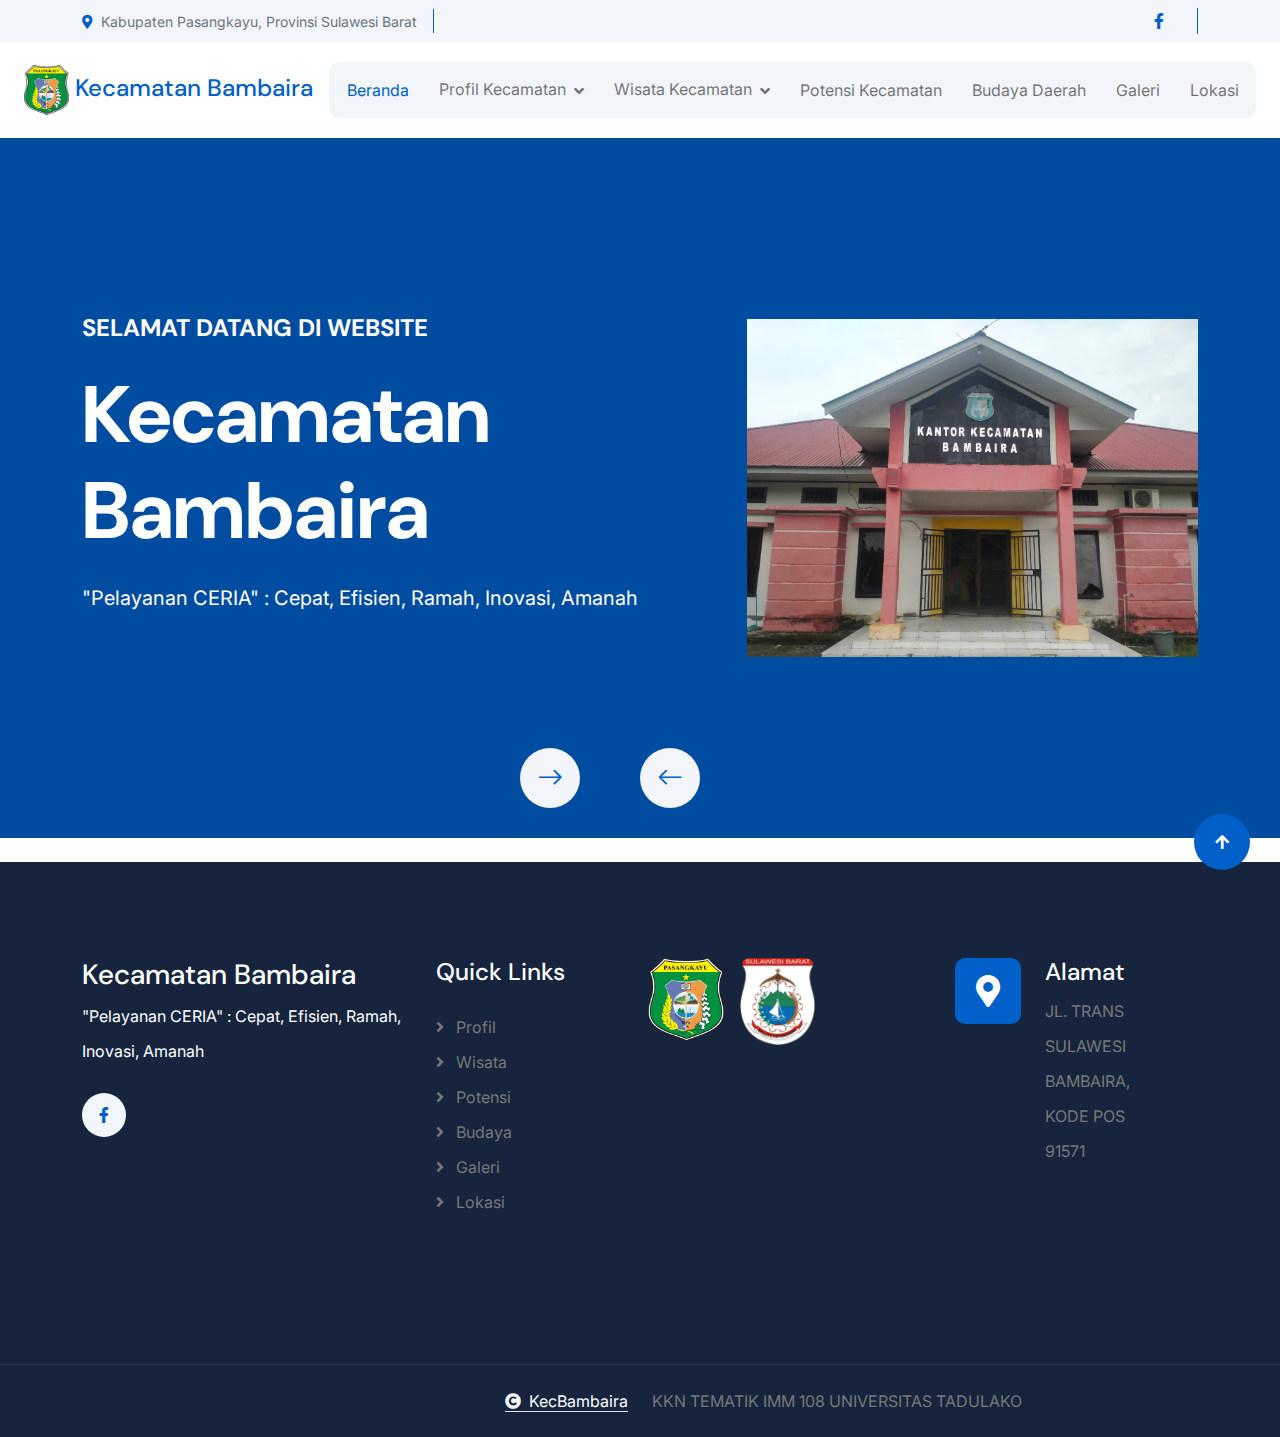
<file: index.html>
<!DOCTYPE html>
<html lang="en">

    <head>
        <meta charset="utf-8">
        <title>Website Kecamatan Bambaira</title>
        <meta content="width=device-width, initial-scale=1.0" name="viewport">
        <meta content="" name="keywords">
        <meta content="" name="description">

        <!-- Google Web Fonts -->
        <link rel="preconnect" href="https://fonts.googleapis.com">
        <link rel="preconnect" href="https://fonts.gstatic.com" crossorigin>
        <link href="https://fonts.googleapis.com/css2?family=DM+Sans:ital,opsz,wght@0,9..40,100..1000;1,9..40,100..1000&family=Inter:slnt,wght@-10..0,100..900&display=swap" rel="stylesheet">

        <!-- Icon Font Stylesheet -->
        <link rel="stylesheet" href="https://use.fontawesome.com/releases/v5.15.4/css/all.css"/>
        <link href="https://cdn.jsdelivr.net/npm/bootstrap-icons@1.4.1/font/bootstrap-icons.css" rel="stylesheet">

        <!-- Libraries Stylesheet -->
        <link rel="stylesheet" href="lib/animate/animate.min.css"/>
        <link href="lib/lightbox/css/lightbox.min.css" rel="stylesheet">
        <link href="lib/owlcarousel/assets/owl.carousel.min.css" rel="stylesheet">


        <!-- Customized Bootstrap Stylesheet -->
        <link href="css/bootstrap.min.css" rel="stylesheet">

        <!-- Template Stylesheet -->
        <link href="css/style.css" rel="stylesheet">
    </head>

    <body>

        <!-- Spinner Start -->
        <div id="spinner" class="show bg-white position-fixed translate-middle w-100 vh-100 top-50 start-50 d-flex align-items-center justify-content-center">
            <div class="spinner-border text-primary" style="width: 3rem; height: 3rem;" role="status">
                <span class="sr-only">Loading...</span>
            </div>
        </div>
        <!-- Spinner End -->

        <!-- Topbar Start -->
        <div class="container-fluid topbar px-0 px-lg-4 bg-light py-2 d-none d-lg-block">
            <div class="container">
                <div class="row gx-0 align-items-center">
                    <div class="col-lg-8 text-center text-lg-start mb-lg-0">
                        <div class="d-flex flex-wrap">
                            <div class="border-end border-primary pe-3">
                                <a href="#" class="text-muted small"><i class="fas fa-map-marker-alt text-primary me-2"></i>Kabupaten Pasangkayu, Provinsi Sulawesi Barat</a>
                            </div>
                        </div>
                    </div>
                    <div class="col-lg-4 text-center text-lg-end">
                        <div class="d-flex justify-content-end">
                            <div class="d-flex border-end border-primary pe-3">
                                <a class="btn p-0 text-primary me-3" href="https://www.facebook.com/profile.php?id=100089362689321&mibextid=ZbWKwL"><i class="fab fa-facebook-f"></i></a>
                            </div>
                        </div>
                    </div>
                </div>
            </div>
        </div>
        <!-- Topbar End -->

        <!-- Navbar & Hero Start -->
        <div class="container-fluid nav-bar px-0 px-lg-4 py-lg-0">
                <nav class="navbar navbar-expand-lg navbar-light"> 
                    <a href="#" class="navbar-brand p-0">
                        <h4 class="text-primary mb-0"><img src="Kabupaten_Pasangkayu.png" alt="Logo"></i> Kecamatan Bambaira</h4>
                    </a>
                    <button class="navbar-toggler" type="button" data-bs-toggle="collapse" data-bs-target="#navbarCollapse">
                        <span class="fa fa-bars"></span>
                    </button>
                    <div class="collapse navbar-collapse" id="navbarCollapse">
                        <div class="navbar-nav mx-0 mx-lg-auto">
                            <a href="index.html" class="nav-item nav-link active">Beranda</a>
                            <div class="nav-item dropdown">
                                <a href="#" class="nav-link" data-bs-toggle="dropdown">
                                    <span class="dropdown-toggle">Profil Kecamatan</span>
                                </a>
                                <div class="dropdown-menu">
                                    <a href="visimisi.html" class="dropdown-item">Visi & Misi</a>
                                    <a href="struktur Kecamatan.html" class="dropdown-item">Strukur Organisasi</a>
                                    <a href="pembagian wilayah.html" class="dropdown-item">Pembagian Wilayah</a>
                                    <a href="penduduk.html" class="dropdown-item">Penduduk</a>
                                    <a href="sosnkes.html" class="dropdown-item">Sosial dan Kesejahteraan Rakyat</a>
                                </div>
                            </div>
                            <div class="nav-item dropdown">
                                <a href="#" class="nav-link" data-bs-toggle="dropdown">
                                    <span class="dropdown-toggle">Wisata Kecamatan</span>
                                </a>
                                <div class="dropdown-menu">
                                    <a href="arterkn.html" class="dropdown-item">Air Terjun Kaluku Nangka</a>
                                    <a href="sbambatunu.html" class="dropdown-item">Sungai Bambatunu</a>
                                    <a href="artermt.html" class="dropdown-item">Air Terjun Matapangi</a>
                                    <a href="langibajo.html" class="dropdown-item">Langi' Bajo</a>
                                    <a href="goaape.html" class="dropdown-item">Goa Ape</a>
                                </div>
                            </div>
                            <a href="potensi.html" class="nav-item nav-link">Potensi Kecamatan</a>
                            <a href="budaya_d.html" class="nav-item nav-link">Budaya Daerah</a>
                            <a href="galeri.html" class="nav-item nav-link">Galeri</a>
                            <a href="contact.html" class="nav-item nav-link">Lokasi</a>
                        </div>
                    </div>
                </nav>
        </div>
        <!-- Navbar & Hero End -->


        <!-- Carousel Start -->
        <div class="header-carousel owl-carousel">
            <div class="header-carousel-item bg-primary">
                <div class="carousel-caption">
                    <div class="container">
                        <div class="row g-4 align-items-center">
                            <div class="col-lg-7 animated fadeInLeft">
                                <div class="text-sm-center text-md-start">
                                    <h4 class="text-white text-uppercase fw-bold mb-4">Selamat Datang di Website</h4>
                                    <h1 class="display-1 text-white mb-4">Kecamatan Bambaira</h1>
                                    <p class="mb-5 fs-5">"Pelayanan CERIA" : Cepat, Efisien, Ramah, Inovasi, Amanah
                                    </p>
                                </div>
                            </div>
                            <div class="col-lg-5 animated fadeInRight">
                                <div class="calrousel-img" style="object-fit: cover;">
                                    <img src="kantorcamat.jpeg" class="img-fluid w-100" alt="">
                                </div>
                            </div>
                        </div>
                    </div>
                </div>
            </div>
            <div class="header-carousel-item bg-primary">
                <div class="carousel-caption">
                    <div class="container">
                        <div class="row gy-4 gy-lg-0 gx-0 gx-lg-5 align-items-center">
                            <div class="col-lg-5 animated fadeInLeft">
                                <div class="calrousel-img">
                                    <img src="kantorcamat.jpeg" class="img-fluid w-100" alt="">
                                </div>
                            </div>
                            <div class="col-lg-7 animated fadeInRight">
                                <div class="text-sm-center text-md-end">
                                    <h4 class="text-white text-uppercase fw-bold mb-4">Selamat Datang di Website</h4>
                                    <h1 class="display-1 text-white mb-4">Kecamatan Bambaira</h1>
                                    <p class="mb-5 fs-5">"Pelayanan CERIA" : Cepat, Efisien, Ramah, Inovasi, Amanah
                                    </p>
                                </div>
                            </div>
                        </div>
                    </div>
                </div>
            </div>
        </div>
        <br>
        <!-- Carousel End -->

        <!-- Footer Start -->
        <div class="container-fluid footer py-5 wow fadeIn" data-wow-delay="0.2s">
            <div class="container py-5">
                <div class="row g-5">
                    <div class="col-xl-9">
                        <div class="mb-5">
                            <div class="row g-4">
                                <div class="col-md-6 col-lg-6 col-xl-5">
                                    <div class="footer-item">
                                        <a href="index.html" class="p-0">
                                            <h3 class="text-white"></i>Kecamatan Bambaira</h3>
                                            <!-- <img src="img/logo.png" alt="Logo"> -->
                                        </a>
                                        <p class="text-white mb-4">"Pelayanan CERIA" : Cepat, Efisien, Ramah, Inovasi, Amanah</p>
                                        <div class="footer-btn d-flex">
                                            <a class="btn btn-md-square rounded-circle me-3" href="https://www.facebook.com/profile.php?id=100089362689321&mibextid=ZbWKwL"><i class="fab fa-facebook-f"></i></a>
                                        </div>
                                    </div>
                                </div>
                                <div class="col-md-6 col-lg-6 col-xl-3">
                                    <div class="footer-item">
                                        <h4 class="text-white mb-4">Quick Links</h4>
                                        <a href="#"><i class="fas fa-angle-right me-2"></i> Profil</a>
                                        <a href="#"><i class="fas fa-angle-right me-2"></i> Wisata</a>
                                        <a href="potensi.html"><i class="fas fa-angle-right me-2"></i> Potensi</a>
                                        <a href="budaya_d.html"><i class="fas fa-angle-right me-2"></i> Budaya</a>
                                        <a href="galeri.html"><i class="fas fa-angle-right me-2"></i> Galeri</a>
                                        <a href="contact.html"><i class="fas fa-angle-right me-2"></i> Lokasi</a>
                                    </div>
                                </div>
                                <div class="col-md-6 col-lg-6 col-xl-4">
                                    <div class="footer-item">
                                        <div class="row g-3">
                                           <div class="col-4">
                                                <div class="footer-instagram rounded">
                                                    <img src="Kabupaten_Pasangkayu.png" class="img-fluid w-100" alt="">
                                                    <div class="footer-search-icon">
                                                        <a href="Kabupaten_Pasangkayu.png" data-lightbox="footerInstagram-2" class="my-auto"><i class="fas fa-link text-white"></i></a>
                                                    </div>
                                                </div>
                                           </div>
                                           <div class="col-4">
                                            <div class="footer-instagram rounded">
                                                <img src="sulbar.png" class="img-fluid w-100" alt="">
                                                <div class="footer-search-icon">
                                                    <a href="sulbar.png" data-lightbox="footerInstagram-3" class="my-auto"><i class="fas fa-link text-white"></i></a>
                                                </div>
                                            </div>
                                       </div>
                                        </div>
                                    </div>
                                </div>
                            </div>
                        </div>
                    </div>
                    
                    <div class="col-xl-3">
                        <div class="footer-item">
                            <div class="col-lg-6 col-xl-4">
                                <div class="d-flex">
                                    <div class="btn-xl-square bg-primary text-white rounded p-4 me-4">
                                        <i class="fas fa-map-marker-alt fa-2x"></i>
                                    </div>
                                    <div>
                                        <h4 class="text-white">Alamat</h4>
                                        <p class="mb-0">JL. TRANS SULAWESI BAMBAIRA, KODE POS 91571</p>
                                    </div>
                                </div>
                            </div>
                        </div>
                    </div>
                </div>
            </div>
        </div>
        <!-- Footer End -->
        
        <!-- Copyright Start -->
        <div class="container-fluid copyright py-4">
            <div class="container">
                <div class="row g-4 align-items-center">
                    <div class="col-md-6 text-center text-md-end mb-md-0">
                        <span class="text-body"><a href="#" class="border-bottom text-white"><i class="fas fa-copyright text-light me-2"></i>KecBambaira</a></span>
                    </div>
                    <div class="col-md-6 text-center text-md-start text-body">
                        <!--/*** This template is free as long as you keep the below author’s credit link/attribution link/backlink. ***/-->
                        <!--/*** If you'd like to use the template without the below author’s credit link/attribution link/backlink, ***/-->
                        <!--/*** you can purchase the Credit Removal License from "https://htmlcodex.com/credit-removal". ***/-->
                        KKN TEMATIK IMM 108 UNIVERSITAS TADULAKO
                    </div>
                </div>
            </div>
        </div>
        <!-- Copyright End -->


        <!-- Back to Top -->
        <a href="#" class="btn btn-primary btn-lg-square rounded-circle back-to-top"><i class="fa fa-arrow-up"></i></a>   

        
        <!-- JavaScript Libraries -->
        <script src="https://ajax.googleapis.com/ajax/libs/jquery/3.6.4/jquery.min.js"></script>
        <script src="https://cdn.jsdelivr.net/npm/bootstrap@5.0.0/dist/js/bootstrap.bundle.min.js"></script>
        <script src="lib/wow/wow.min.js"></script>
        <script src="lib/easing/easing.min.js"></script>
        <script src="lib/waypoints/waypoints.min.js"></script>
        <script src="lib/counterup/counterup.min.js"></script>
        <script src="lib/lightbox/js/lightbox.min.js"></script>
        <script src="lib/owlcarousel/owl.carousel.min.js"></script>
        

        <!-- Template Javascript -->
        <script src="js/main.js"></script>
    </body>

</html>
</file>
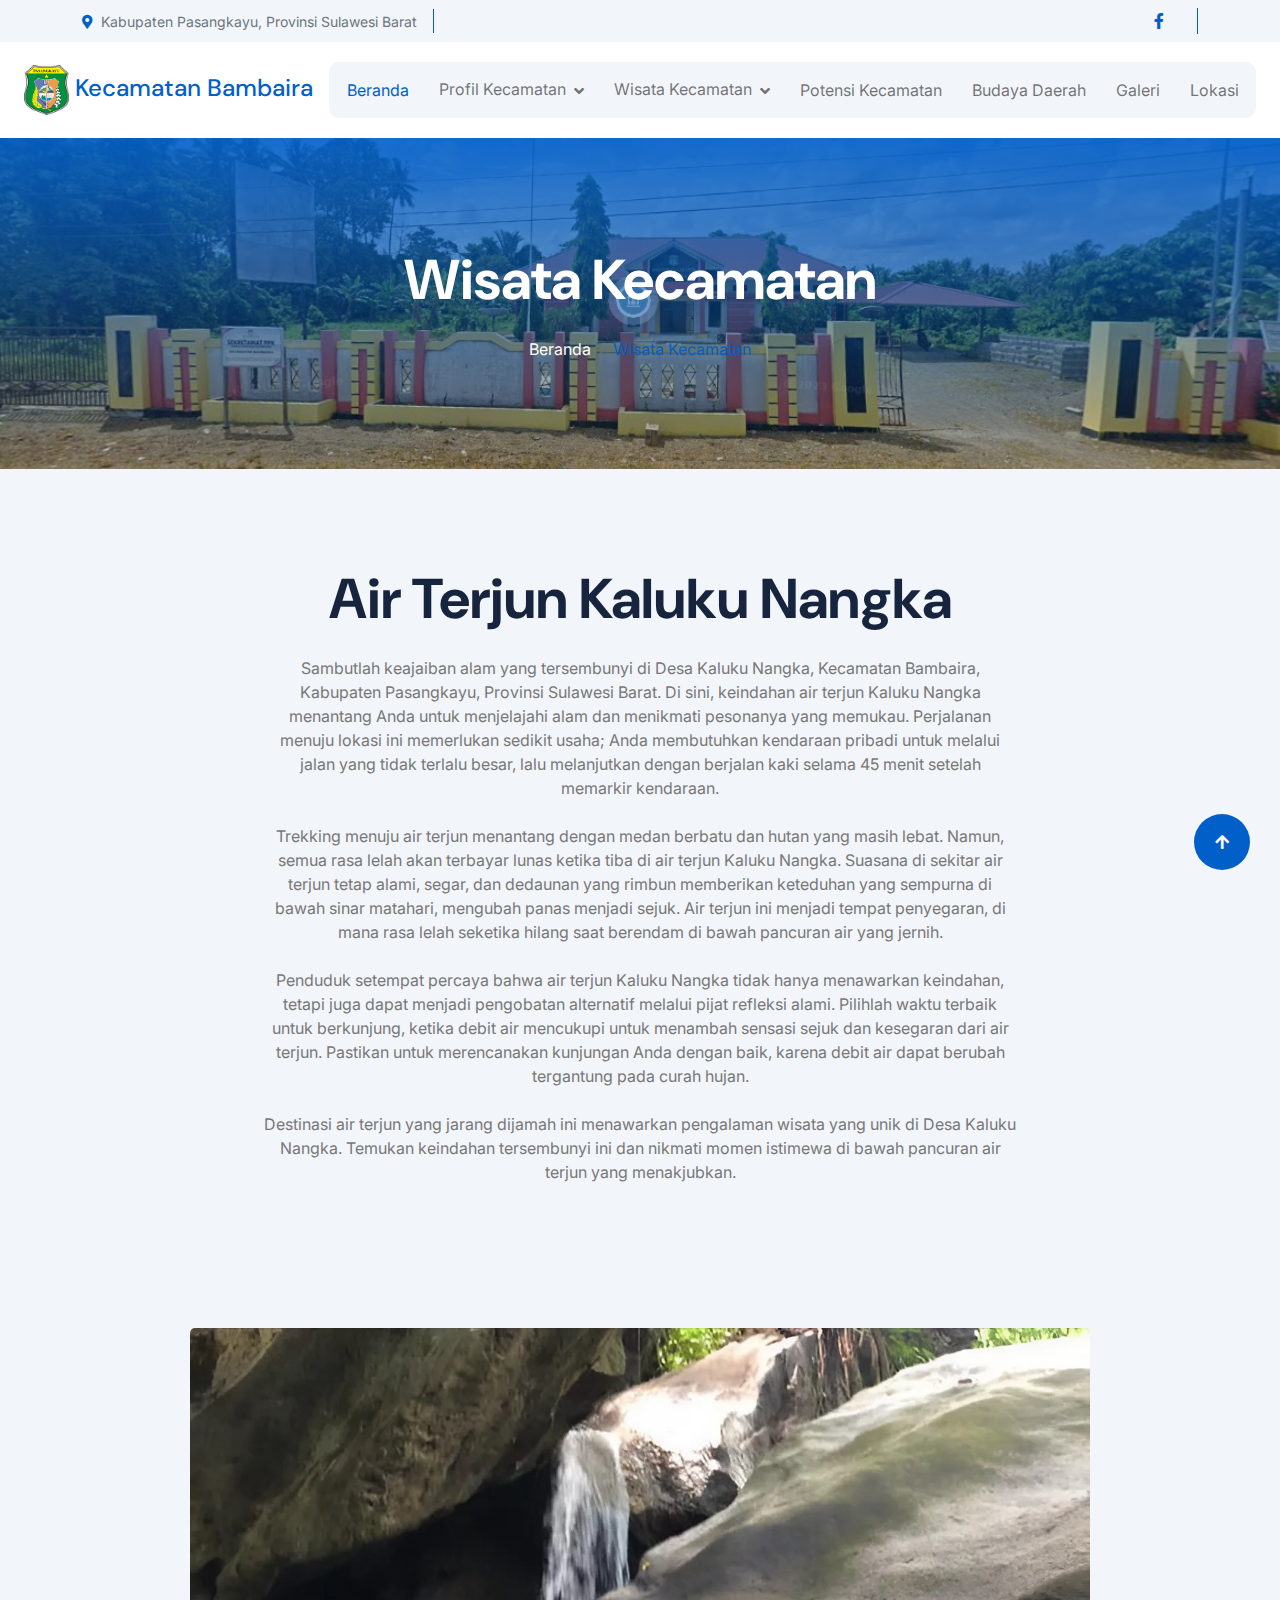
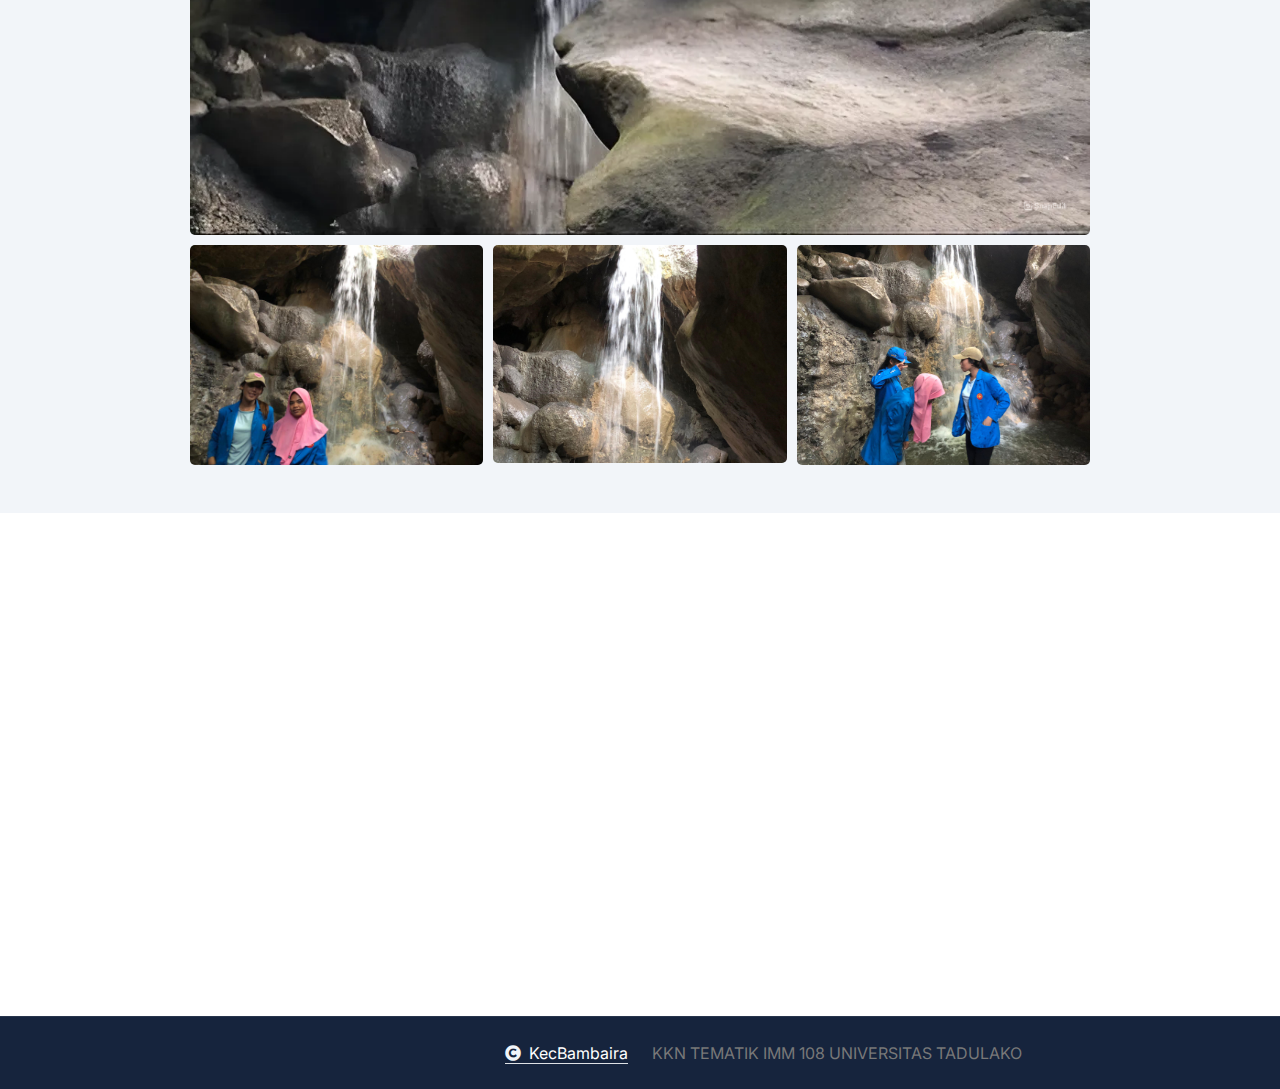
<file: arterkn.html>
<!DOCTYPE html>
<html lang="en">

    <head>
        <meta charset="utf-8">
        <title>Website Kecamatan Bambaira</title>
        <meta content="width=device-width, initial-scale=1.0" name="viewport">
        <meta content="" name="keywords">
        <meta content="" name="description">

        <!-- Google Web Fonts -->
        <link rel="preconnect" href="https://fonts.googleapis.com">
        <link rel="preconnect" href="https://fonts.gstatic.com" crossorigin>
        <link href="https://fonts.googleapis.com/css2?family=DM+Sans:ital,opsz,wght@0,9..40,100..1000;1,9..40,100..1000&family=Inter:slnt,wght@-10..0,100..900&display=swap" rel="stylesheet">

        <!-- Icon Font Stylesheet -->
        <link rel="stylesheet" href="https://use.fontawesome.com/releases/v5.15.4/css/all.css"/>
        <link href="https://cdn.jsdelivr.net/npm/bootstrap-icons@1.4.1/font/bootstrap-icons.css" rel="stylesheet">

        <!-- Libraries Stylesheet -->
        <link rel="stylesheet" href="lib/animate/animate.min.css"/>
        <link href="lib/lightbox/css/lightbox.min.css" rel="stylesheet">
        <link href="lib/owlcarousel/assets/owl.carousel.min.css" rel="stylesheet">


        <!-- Customized Bootstrap Stylesheet -->
        <link href="css/bootstrap.min.css" rel="stylesheet">

        <!-- Template Stylesheet -->
        <link href="css/style.css" rel="stylesheet">
    </head>

    <body>

        <!-- Spinner Start -->
        <div id="spinner" class="show bg-white position-fixed translate-middle w-100 vh-100 top-50 start-50 d-flex align-items-center justify-content-center">
            <div class="spinner-border text-primary" style="width: 3rem; height: 3rem;" role="status">
                <span class="sr-only">Loading...</span>
            </div>
        </div>
        <!-- Spinner End -->

        <!-- Topbar Start -->
        <div class="container-fluid topbar px-0 px-lg-4 bg-light py-2 d-none d-lg-block">
            <div class="container">
                <div class="row gx-0 align-items-center">
                    <div class="col-lg-8 text-center text-lg-start mb-lg-0">
                        <div class="d-flex flex-wrap">
                            <div class="border-end border-primary pe-3">
                                <a href="#" class="text-muted small"><i class="fas fa-map-marker-alt text-primary me-2"></i>Kabupaten Pasangkayu, Provinsi Sulawesi Barat</a>
                            </div>
                        </div>
                    </div>
                    <div class="col-lg-4 text-center text-lg-end">
                        <div class="d-flex justify-content-end">
                            <div class="d-flex border-end border-primary pe-3">
                                <a class="btn p-0 text-primary me-3" href="https://www.facebook.com/profile.php?id=100089362689321&mibextid=ZbWKwL"><i class="fab fa-facebook-f"></i></a>
                            </div>
                        </div>
                    </div>
                </div>
            </div>
        </div>
        <!-- Topbar End -->

        <!-- Navbar & Hero Start -->
        <div class="container-fluid nav-bar px-0 px-lg-4 py-lg-0">
                <nav class="navbar navbar-expand-lg navbar-light"> 
                    <a href="#" class="navbar-brand p-0">
                        <h4 class="text-primary mb-0"><img src="Kabupaten_Pasangkayu.png" alt="Logo"></i> Kecamatan Bambaira</h4>
                    </a>
                    <button class="navbar-toggler" type="button" data-bs-toggle="collapse" data-bs-target="#navbarCollapse">
                        <span class="fa fa-bars"></span>
                    </button>
                    <div class="collapse navbar-collapse" id="navbarCollapse">
                        <div class="navbar-nav mx-0 mx-lg-auto">
                            <a href="index.html" class="nav-item nav-link active">Beranda</a>
                            <div class="nav-item dropdown">
                                <a href="#" class="nav-link" data-bs-toggle="dropdown">
                                    <span class="dropdown-toggle">Profil Kecamatan</span>
                                </a>
                                <div class="dropdown-menu">
                                    <a href="visimisi.html" class="dropdown-item">Visi & Misi</a>
                                    <a href="struktur Kecamatan.html" class="dropdown-item">Strukur Organisasi</a>
                                    <a href="pembagian wilayah.html" class="dropdown-item">Pembagian Wilayah</a>
                                    <a href="penduduk.html" class="dropdown-item">Penduduk</a>
                                    <a href="sosnkes.html" class="dropdown-item">Sosial dan Kesejahteraan Rakyat</a>
                                </div>
                            </div>
                            <div class="nav-item dropdown">
                                <a href="#" class="nav-link" data-bs-toggle="dropdown">
                                    <span class="dropdown-toggle">Wisata Kecamatan</span>
                                </a>
                                <div class="dropdown-menu">
                                    <a href="arterkn.html" class="dropdown-item">Air Terjun Kaluku Nangka</a>
                                    <a href="sbambatunu.html" class="dropdown-item">Sungai Bambatunu</a>
                                    <a href="artermt.html" class="dropdown-item">Air Terjun Matapangi</a>
                                    <a href="langibajo.html" class="dropdown-item">Langi' Bajo</a>
                                    <a href="goaape.html" class="dropdown-item">Goa Ape</a>
                                </div>
                            </div>
                            <a href="potensi.html" class="nav-item nav-link">Potensi Kecamatan</a>
                            <a href="budaya_d.html" class="nav-item nav-link">Budaya Daerah</a>
                            <a href="galeri.html" class="nav-item nav-link">Galeri</a>
                            <a href="contact.html" class="nav-item nav-link">Lokasi</a>
                        </div>
                    </div>
                </nav>
        </div>
        <!-- Navbar & Hero End -->


        <!-- Header Start -->
        <div class="container-fluid bg-breadcrumb">
            <div class="container text-center py-5" style="max-width: 900px;">
                <h4 class="text-white display-4 mb-4 wow fadeInDown" data-wow-delay="0.1s">Wisata Kecamatan</h4>
                <ol class="breadcrumb d-flex justify-content-center mb-0 wow fadeInDown" data-wow-delay="0.3s">
                    <li class="breadcrumb-item"><a href="index.html">Beranda</a></li>
                    <li class="breadcrumb-item active text-primary">Wisata Kecamatan</li>
                </ol>    
            </div>
        </div>
        <!-- Header End -->


        <!-- About Start -->
        <div class="container-fluid bg-light about py-5">
            <div class="container py-5">
                <div class="row g-5">
                    <div class="text-center mx-auto pb-5 wow fadeInUp" data-wow-delay="0.2s" style="max-width: 800px;">
                        <h1 class="display-4 mb-4">Air Terjun Kaluku Nangka</h1>
                        <p class="mb-0">Sambutlah keajaiban alam yang tersembunyi di Desa Kaluku Nangka, Kecamatan Bambaira, Kabupaten Pasangkayu, Provinsi Sulawesi Barat. Di sini, keindahan air terjun Kaluku Nangka menantang Anda untuk menjelajahi alam dan menikmati pesonanya yang memukau. Perjalanan menuju lokasi ini memerlukan sedikit usaha; Anda membutuhkan kendaraan pribadi untuk melalui jalan yang tidak terlalu besar, lalu melanjutkan dengan berjalan kaki selama 45 menit setelah memarkir kendaraan.
                        </p>
                        <br><p class="mb-0"> Trekking menuju air terjun menantang dengan medan berbatu dan hutan yang masih lebat. Namun, semua rasa lelah akan terbayar lunas ketika tiba di air terjun Kaluku Nangka. Suasana di sekitar air terjun tetap alami, segar, dan dedaunan yang rimbun memberikan keteduhan yang sempurna di bawah sinar matahari, mengubah panas menjadi sejuk. Air terjun ini menjadi tempat penyegaran, di mana rasa lelah seketika hilang saat berendam di bawah pancuran air yang jernih.
                        </p>
                        <br><p class="mb-0"> Penduduk setempat percaya bahwa air terjun Kaluku Nangka tidak hanya menawarkan keindahan, tetapi juga dapat menjadi pengobatan alternatif melalui pijat refleksi alami. Pilihlah waktu terbaik untuk berkunjung, ketika debit air mencukupi untuk menambah sensasi sejuk dan kesegaran dari air terjun. Pastikan untuk merencanakan kunjungan Anda dengan baik, karena debit air dapat berubah tergantung pada curah hujan.
                        </p>
                        <br><p class="mb-0"> Destinasi air terjun yang jarang dijamah ini menawarkan pengalaman wisata yang unik di Desa Kaluku Nangka. Temukan keindahan tersembunyi ini dan nikmati momen istimewa di bawah pancuran air terjun yang menakjubkan.
                        </p>
                    </div>
                </div>
            </div>
        </div>
        <!-- About End -->

        <!-- FAQs Start -->
        <div class="container-fluid faq-section bg-light pb-5">
                <div class="gallery">
                    <div class="main-photo">
                        <img src="arter kn 1.png" alt="Main Photo">
                    </div>
                    <div class="sub-photos">
                        <img src="arter kn 2.jpg" alt="Sub Photo 1">
                        <img src="arter kn 3.jpg" alt="Sub Photo 2">
                        <img src="arter kn 4.jpg" alt="Sub Photo 3">
                    </div>
                </div>
        </div>
        <!-- FAQs End -->

        <!-- Footer Start -->
        <div class="container-fluid footer py-5 wow fadeIn" data-wow-delay="0.2s">
            <div class="container py-5">
                <div class="row g-5">
                    <div class="col-xl-9">
                        <div class="mb-5">
                            <div class="row g-4">
                                <div class="col-md-6 col-lg-6 col-xl-5">
                                    <div class="footer-item">
                                        <a href="index.html" class="p-0">
                                            <h3 class="text-white"></i>Kecamatan Bambaira</h3>
                                            <!-- <img src="img/logo.png" alt="Logo"> -->
                                        </a>
                                        <p class="text-white mb-4">"Pelayanan CERIA" : Cepat, Efisien, Ramah, Inovasi, Amanah</p>
                                        <div class="footer-btn d-flex">
                                            <a class="btn btn-md-square rounded-circle me-3" href="https://www.facebook.com/profile.php?id=100089362689321&mibextid=ZbWKwL"><i class="fab fa-facebook-f"></i></a>
                                        </div>
                                    </div>
                                </div>
                                <div class="col-md-6 col-lg-6 col-xl-3">
                                    <div class="footer-item">
                                        <h4 class="text-white mb-4">Quick Links</h4>
                                        <a href="#"><i class="fas fa-angle-right me-2"></i> Profil</a>
                                        <a href="#"><i class="fas fa-angle-right me-2"></i> Wisata</a>
                                        <a href="potensi.html"><i class="fas fa-angle-right me-2"></i> Potensi</a>
                                        <a href="budaya_d.html"><i class="fas fa-angle-right me-2"></i> Budaya</a>
                                        <a href="galeri.html"><i class="fas fa-angle-right me-2"></i> Galeri</a>
                                        <a href="contact.html"><i class="fas fa-angle-right me-2"></i> Lokasi</a>
                                    </div>
                                </div>
                                <div class="col-md-6 col-lg-6 col-xl-4">
                                    <div class="footer-item">
                                        <div class="row g-3">
                                           <div class="col-4">
                                                <div class="footer-instagram rounded">
                                                    <img src="Kabupaten_Pasangkayu.png" class="img-fluid w-100" alt="">
                                                    <div class="footer-search-icon">
                                                        <a href="Kabupaten_Pasangkayu.png" data-lightbox="footerInstagram-2" class="my-auto"><i class="fas fa-link text-white"></i></a>
                                                    </div>
                                                </div>
                                           </div>
                                           <div class="col-4">
                                            <div class="footer-instagram rounded">
                                                <img src="sulbar.png" class="img-fluid w-100" alt="">
                                                <div class="footer-search-icon">
                                                    <a href="sulbar.png" data-lightbox="footerInstagram-3" class="my-auto"><i class="fas fa-link text-white"></i></a>
                                                </div>
                                            </div>
                                       </div>
                                        </div>
                                    </div>
                                </div>
                            </div>
                        </div>
                    </div>
                    
                    <div class="col-xl-3">
                        <div class="footer-item">
                            <div class="col-lg-6 col-xl-4">
                                <div class="d-flex">
                                    <div class="btn-xl-square bg-primary text-white rounded p-4 me-4">
                                        <i class="fas fa-map-marker-alt fa-2x"></i>
                                    </div>
                                    <div>
                                        <h4 class="text-white">Alamat</h4>
                                        <p class="mb-0">JL. TRANS SULAWESI BAMBAIRA, KODE POS 91571</p>
                                    </div>
                                </div>
                            </div>
                        </div>
                    </div>
                </div>
            </div>
        </div>
        <!-- Footer End -->
        
        <!-- Copyright Start -->
        <div class="container-fluid copyright py-4">
            <div class="container">
                <div class="row g-4 align-items-center">
                    <div class="col-md-6 text-center text-md-end mb-md-0">
                        <span class="text-body"><a href="#" class="border-bottom text-white"><i class="fas fa-copyright text-light me-2"></i>KecBambaira</a></span>
                    </div>
                    <div class="col-md-6 text-center text-md-start text-body">
                        <!--/*** This template is free as long as you keep the below author’s credit link/attribution link/backlink. ***/-->
                        <!--/*** If you'd like to use the template without the below author’s credit link/attribution link/backlink, ***/-->
                        <!--/*** you can purchase the Credit Removal License from "https://htmlcodex.com/credit-removal". ***/-->
                        KKN TEMATIK IMM 108 UNIVERSITAS TADULAKO
                    </div>
                </div>
            </div>
        </div>
        <!-- Copyright End -->


        <!-- Back to Top -->
        <a href="#" class="btn btn-primary btn-lg-square rounded-circle back-to-top"><i class="fa fa-arrow-up"></i></a>   

        
        <!-- JavaScript Libraries -->
        <script src="https://ajax.googleapis.com/ajax/libs/jquery/3.6.4/jquery.min.js"></script>
        <script src="https://cdn.jsdelivr.net/npm/bootstrap@5.0.0/dist/js/bootstrap.bundle.min.js"></script>
        <script src="lib/wow/wow.min.js"></script>
        <script src="lib/easing/easing.min.js"></script>
        <script src="lib/waypoints/waypoints.min.js"></script>
        <script src="lib/counterup/counterup.min.js"></script>
        <script src="lib/lightbox/js/lightbox.min.js"></script>
        <script src="lib/owlcarousel/owl.carousel.min.js"></script>
        

        <!-- Template Javascript -->
        <script src="js/main.js"></script>
    </body>

</html>
</file>
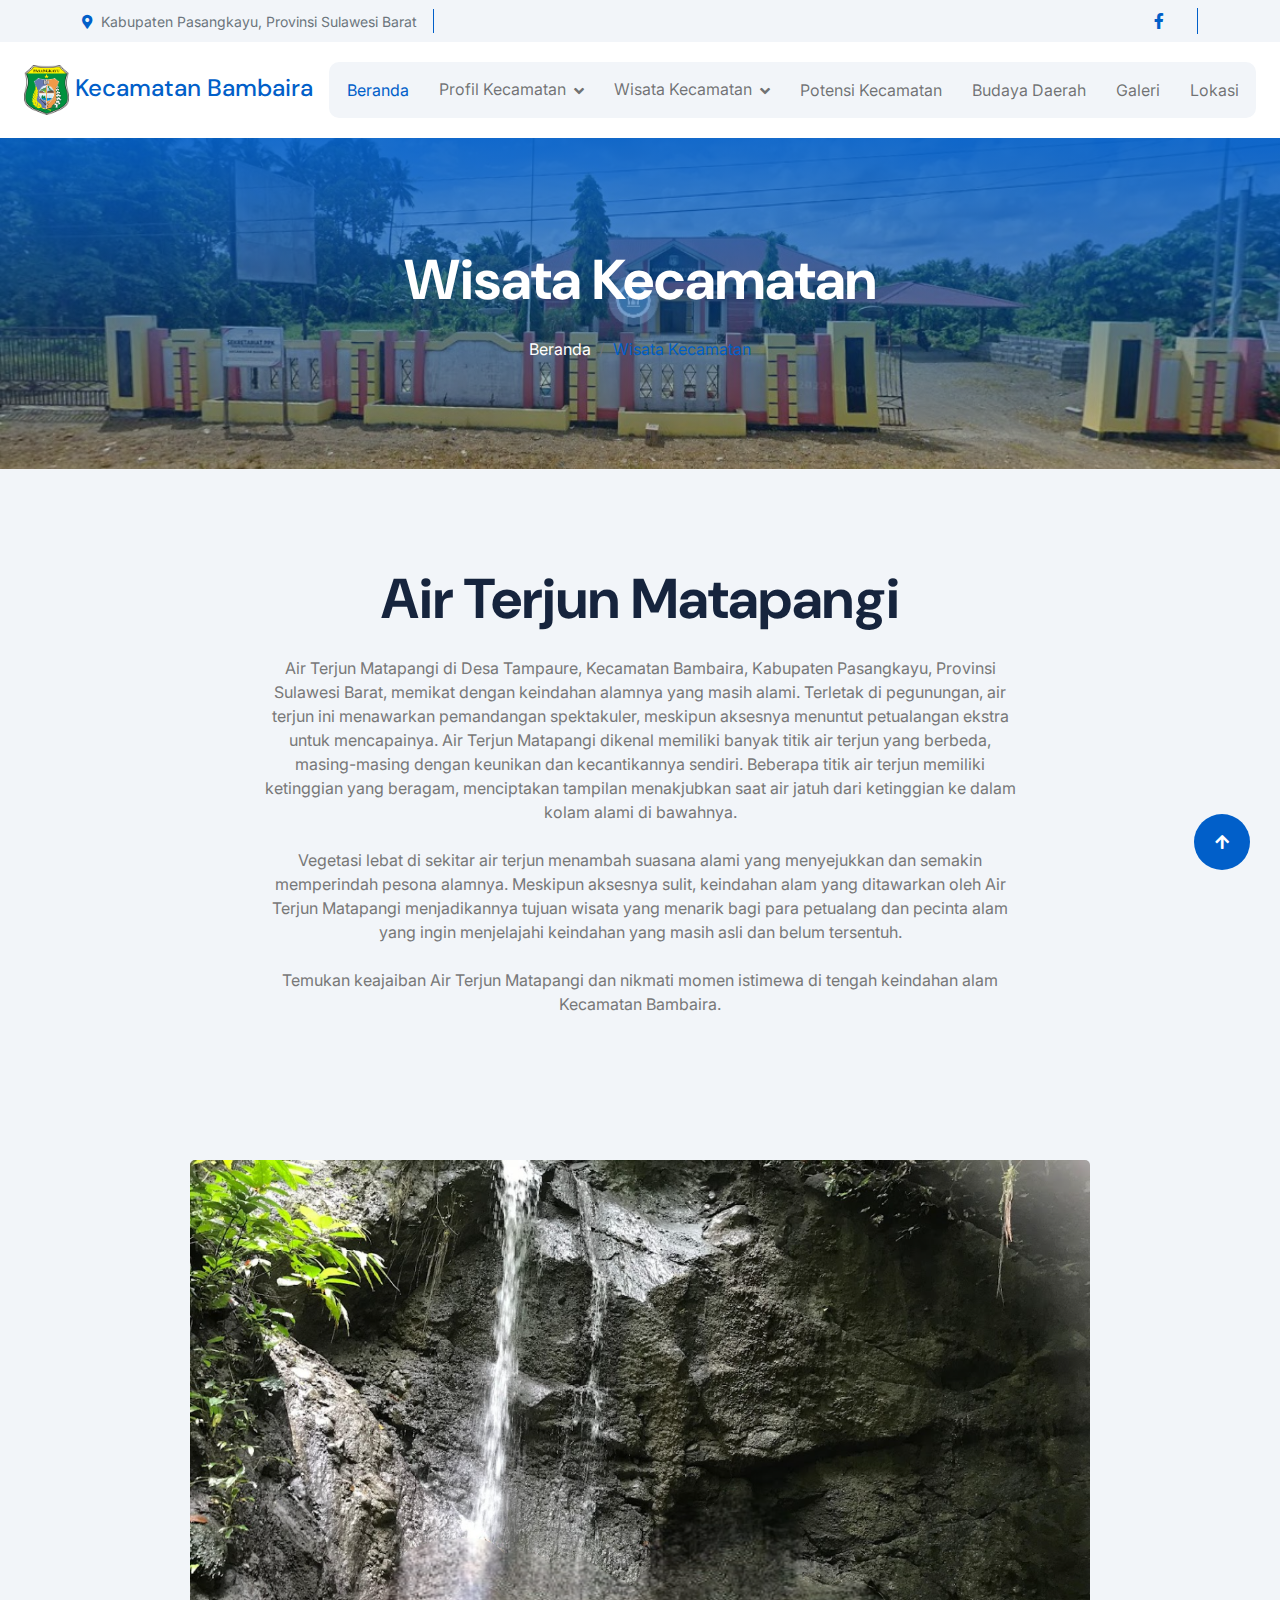
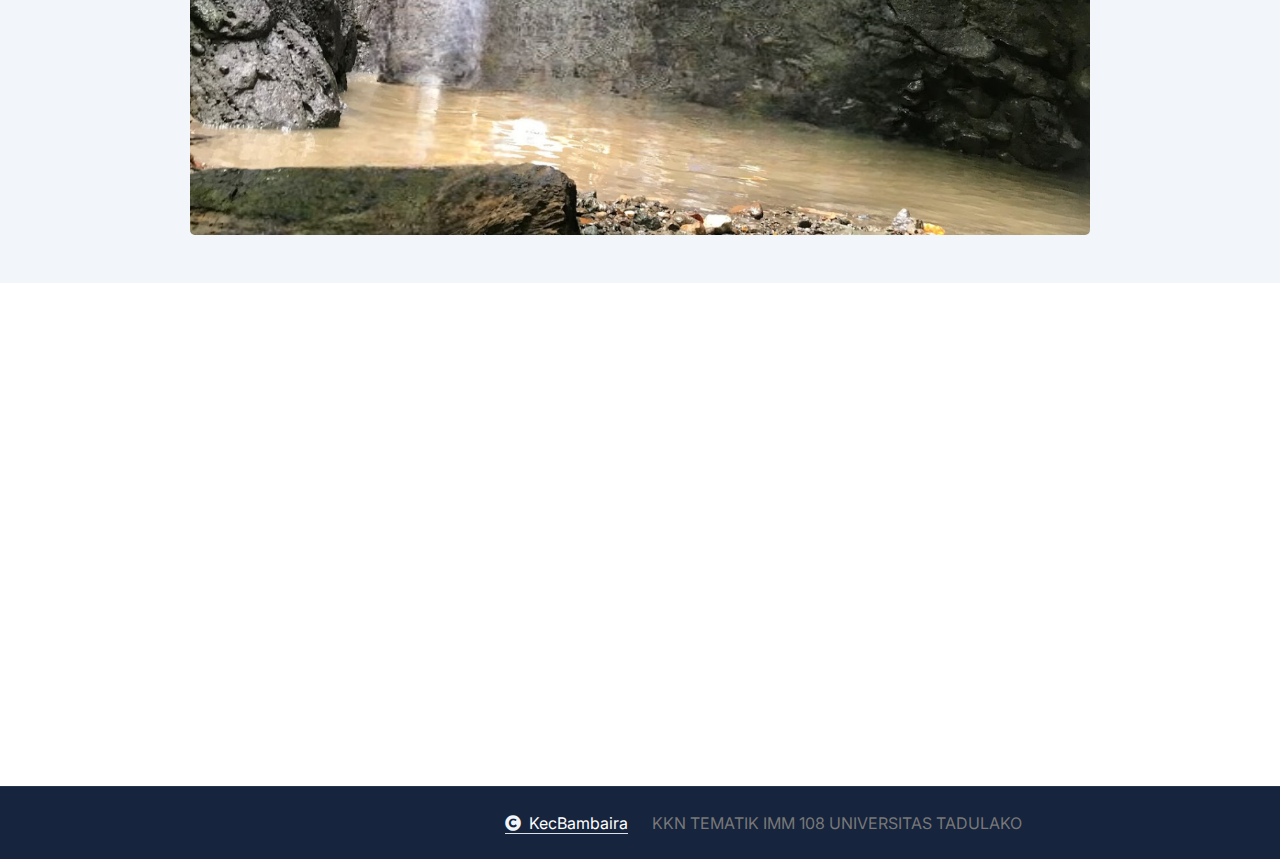
<file: artermt.html>
<!DOCTYPE html>
<html lang="en">

    <head>
        <meta charset="utf-8">
        <title>Website Kecamatan Bambaira</title>
        <meta content="width=device-width, initial-scale=1.0" name="viewport">
        <meta content="" name="keywords">
        <meta content="" name="description">

        <!-- Google Web Fonts -->
        <link rel="preconnect" href="https://fonts.googleapis.com">
        <link rel="preconnect" href="https://fonts.gstatic.com" crossorigin>
        <link href="https://fonts.googleapis.com/css2?family=DM+Sans:ital,opsz,wght@0,9..40,100..1000;1,9..40,100..1000&family=Inter:slnt,wght@-10..0,100..900&display=swap" rel="stylesheet">

        <!-- Icon Font Stylesheet -->
        <link rel="stylesheet" href="https://use.fontawesome.com/releases/v5.15.4/css/all.css"/>
        <link href="https://cdn.jsdelivr.net/npm/bootstrap-icons@1.4.1/font/bootstrap-icons.css" rel="stylesheet">

        <!-- Libraries Stylesheet -->
        <link rel="stylesheet" href="lib/animate/animate.min.css"/>
        <link href="lib/lightbox/css/lightbox.min.css" rel="stylesheet">
        <link href="lib/owlcarousel/assets/owl.carousel.min.css" rel="stylesheet">


        <!-- Customized Bootstrap Stylesheet -->
        <link href="css/bootstrap.min.css" rel="stylesheet">

        <!-- Template Stylesheet -->
        <link href="css/style.css" rel="stylesheet">
    </head>

    <body>

        <!-- Spinner Start -->
        <div id="spinner" class="show bg-white position-fixed translate-middle w-100 vh-100 top-50 start-50 d-flex align-items-center justify-content-center">
            <div class="spinner-border text-primary" style="width: 3rem; height: 3rem;" role="status">
                <span class="sr-only">Loading...</span>
            </div>
        </div>
        <!-- Spinner End -->

        <!-- Topbar Start -->
        <div class="container-fluid topbar px-0 px-lg-4 bg-light py-2 d-none d-lg-block">
            <div class="container">
                <div class="row gx-0 align-items-center">
                    <div class="col-lg-8 text-center text-lg-start mb-lg-0">
                        <div class="d-flex flex-wrap">
                            <div class="border-end border-primary pe-3">
                                <a href="#" class="text-muted small"><i class="fas fa-map-marker-alt text-primary me-2"></i>Kabupaten Pasangkayu, Provinsi Sulawesi Barat</a>
                            </div>
                        </div>
                    </div>
                    <div class="col-lg-4 text-center text-lg-end">
                        <div class="d-flex justify-content-end">
                            <div class="d-flex border-end border-primary pe-3">
                                <a class="btn p-0 text-primary me-3" href="https://www.facebook.com/profile.php?id=100089362689321&mibextid=ZbWKwL"><i class="fab fa-facebook-f"></i></a>
                            </div>
                        </div>
                    </div>
                </div>
            </div>
        </div>
        <!-- Topbar End -->

        <!-- Navbar & Hero Start -->
        <div class="container-fluid nav-bar px-0 px-lg-4 py-lg-0">
                <nav class="navbar navbar-expand-lg navbar-light"> 
                    <a href="#" class="navbar-brand p-0">
                        <h4 class="text-primary mb-0"><img src="Kabupaten_Pasangkayu.png" alt="Logo"></i> Kecamatan Bambaira</h4>
                    </a>
                    <button class="navbar-toggler" type="button" data-bs-toggle="collapse" data-bs-target="#navbarCollapse">
                        <span class="fa fa-bars"></span>
                    </button>
                    <div class="collapse navbar-collapse" id="navbarCollapse">
                        <div class="navbar-nav mx-0 mx-lg-auto">
                            <a href="index.html" class="nav-item nav-link active">Beranda</a>
                            <div class="nav-item dropdown">
                                <a href="#" class="nav-link" data-bs-toggle="dropdown">
                                    <span class="dropdown-toggle">Profil Kecamatan</span>
                                </a>
                                <div class="dropdown-menu">
                                    <a href="visimisi.html" class="dropdown-item">Visi & Misi</a>
                                    <a href="struktur Kecamatan.html" class="dropdown-item">Strukur Organisasi</a>
                                    <a href="pembagian wilayah.html" class="dropdown-item">Pembagian Wilayah</a>
                                    <a href="penduduk.html" class="dropdown-item">Penduduk</a>
                                    <a href="sosnkes.html" class="dropdown-item">Sosial dan Kesejahteraan Rakyat</a>
                                </div>
                            </div>
                            <div class="nav-item dropdown">
                                <a href="#" class="nav-link" data-bs-toggle="dropdown">
                                    <span class="dropdown-toggle">Wisata Kecamatan</span>
                                </a>
                                <div class="dropdown-menu">
                                    <a href="arterkn.html" class="dropdown-item">Air Terjun Kaluku Nangka</a>
                                    <a href="sbambatunu.html" class="dropdown-item">Sungai Bambatunu</a>
                                    <a href="artermt.html" class="dropdown-item">Air Terjun Matapangi</a>
                                    <a href="langibajo.html" class="dropdown-item">Langi' Bajo</a>
                                    <a href="goaape.html" class="dropdown-item">Goa Ape</a>
                                </div>
                            </div>
                            <a href="potensi.html" class="nav-item nav-link">Potensi Kecamatan</a>
                            <a href="budaya_d.html" class="nav-item nav-link">Budaya Daerah</a>
                            <a href="galeri.html" class="nav-item nav-link">Galeri</a>
                            <a href="contact.html" class="nav-item nav-link">Lokasi</a>
                        </div>
                    </div>
                </nav>
        </div>
        <!-- Navbar & Hero End -->


        <!-- Header Start -->
        <div class="container-fluid bg-breadcrumb">
            <div class="container text-center py-5" style="max-width: 900px;">
                <h4 class="text-white display-4 mb-4 wow fadeInDown" data-wow-delay="0.1s">Wisata Kecamatan</h4>
                <ol class="breadcrumb d-flex justify-content-center mb-0 wow fadeInDown" data-wow-delay="0.3s">
                    <li class="breadcrumb-item"><a href="index.html">Beranda</a></li>
                    <li class="breadcrumb-item active text-primary">Wisata Kecamatan</li>
                </ol>    
            </div>
        </div>
        <!-- Header End -->


        <!-- About Start -->
        <div class="container-fluid bg-light about py-5">
            <div class="container py-5">
                <div class="row g-5">
                    <div class="text-center mx-auto pb-5 wow fadeInUp" data-wow-delay="0.2s" style="max-width: 800px;">
                        <h1 class="display-4 mb-4">Air Terjun Matapangi</h1>
                        <p class="mb-0">Air Terjun Matapangi di Desa Tampaure, Kecamatan Bambaira, Kabupaten Pasangkayu, Provinsi Sulawesi Barat, memikat dengan keindahan alamnya yang masih alami. Terletak di pegunungan, air terjun ini menawarkan pemandangan spektakuler, meskipun aksesnya menuntut petualangan ekstra untuk mencapainya. Air Terjun Matapangi dikenal memiliki banyak titik air terjun yang berbeda, masing-masing dengan keunikan dan kecantikannya sendiri. Beberapa titik air terjun memiliki ketinggian yang beragam, menciptakan tampilan menakjubkan saat air jatuh dari ketinggian ke dalam kolam alami di bawahnya.
                        </p>
                        <br><p class="mb-0"> Vegetasi lebat di sekitar air terjun menambah suasana alami yang menyejukkan dan semakin memperindah pesona alamnya. Meskipun aksesnya sulit, keindahan alam yang ditawarkan oleh Air Terjun Matapangi menjadikannya tujuan wisata yang menarik bagi para petualang dan pecinta alam yang ingin menjelajahi keindahan yang masih asli dan belum tersentuh.
                        </p>
                        <br><p class="mb-0"> Temukan keajaiban Air Terjun Matapangi dan nikmati momen istimewa di tengah keindahan alam Kecamatan Bambaira.
                        </p>
                    </div>
                </div>
            </div>
        </div>
        <!-- About End -->

        <!-- FAQs Start -->
        <div class="container-fluid faq-section bg-light pb-5">
                <div class="gallery">
                    <div class="main-photo">
                        <img src="Matapangi.png" alt="Main Photo">
                    </div>
                </div>
        </div>
        <!-- FAQs End -->

        <!-- Footer Start -->
        <div class="container-fluid footer py-5 wow fadeIn" data-wow-delay="0.2s">
            <div class="container py-5">
                <div class="row g-5">
                    <div class="col-xl-9">
                        <div class="mb-5">
                            <div class="row g-4">
                                <div class="col-md-6 col-lg-6 col-xl-5">
                                    <div class="footer-item">
                                        <a href="index.html" class="p-0">
                                            <h3 class="text-white"></i>Kecamatan Bambaira</h3>
                                            <!-- <img src="img/logo.png" alt="Logo"> -->
                                        </a>
                                        <p class="text-white mb-4">"Pelayanan CERIA" : Cepat, Efisien, Ramah, Inovasi, Amanah</p>
                                        <div class="footer-btn d-flex">
                                            <a class="btn btn-md-square rounded-circle me-3" href="https://www.facebook.com/profile.php?id=100089362689321&mibextid=ZbWKwL"><i class="fab fa-facebook-f"></i></a>
                                        </div>
                                    </div>
                                </div>
                                <div class="col-md-6 col-lg-6 col-xl-3">
                                    <div class="footer-item">
                                        <h4 class="text-white mb-4">Quick Links</h4>
                                        <a href="#"><i class="fas fa-angle-right me-2"></i> Profil</a>
                                        <a href="#"><i class="fas fa-angle-right me-2"></i> Wisata</a>
                                        <a href="potensi.html"><i class="fas fa-angle-right me-2"></i> Potensi</a>
                                        <a href="budaya_d.html"><i class="fas fa-angle-right me-2"></i> Budaya</a>
                                        <a href="galeri.html"><i class="fas fa-angle-right me-2"></i> Galeri</a>
                                        <a href="contact.html"><i class="fas fa-angle-right me-2"></i> Lokasi</a>
                                    </div>
                                </div>
                                <div class="col-md-6 col-lg-6 col-xl-4">
                                    <div class="footer-item">
                                        <div class="row g-3">
                                           <div class="col-4">
                                                <div class="footer-instagram rounded">
                                                    <img src="Kabupaten_Pasangkayu.png" class="img-fluid w-100" alt="">
                                                    <div class="footer-search-icon">
                                                        <a href="Kabupaten_Pasangkayu.png" data-lightbox="footerInstagram-2" class="my-auto"><i class="fas fa-link text-white"></i></a>
                                                    </div>
                                                </div>
                                           </div>
                                           <div class="col-4">
                                            <div class="footer-instagram rounded">
                                                <img src="sulbar.png" class="img-fluid w-100" alt="">
                                                <div class="footer-search-icon">
                                                    <a href="sulbar.png" data-lightbox="footerInstagram-3" class="my-auto"><i class="fas fa-link text-white"></i></a>
                                                </div>
                                            </div>
                                       </div>
                                        </div>
                                    </div>
                                </div>
                            </div>
                        </div>
                    </div>
                    
                    <div class="col-xl-3">
                        <div class="footer-item">
                            <div class="col-lg-6 col-xl-4">
                                <div class="d-flex">
                                    <div class="btn-xl-square bg-primary text-white rounded p-4 me-4">
                                        <i class="fas fa-map-marker-alt fa-2x"></i>
                                    </div>
                                    <div>
                                        <h4 class="text-white">Alamat</h4>
                                        <p class="mb-0">JL. TRANS SULAWESI BAMBAIRA, KODE POS 91571</p>
                                    </div>
                                </div>
                            </div>
                        </div>
                    </div>
                </div>
            </div>
        </div>
        <!-- Footer End -->
        
        <!-- Copyright Start -->
        <div class="container-fluid copyright py-4">
            <div class="container">
                <div class="row g-4 align-items-center">
                    <div class="col-md-6 text-center text-md-end mb-md-0">
                        <span class="text-body"><a href="#" class="border-bottom text-white"><i class="fas fa-copyright text-light me-2"></i>KecBambaira</a></span>
                    </div>
                    <div class="col-md-6 text-center text-md-start text-body">
                        <!--/*** This template is free as long as you keep the below author’s credit link/attribution link/backlink. ***/-->
                        <!--/*** If you'd like to use the template without the below author’s credit link/attribution link/backlink, ***/-->
                        <!--/*** you can purchase the Credit Removal License from "https://htmlcodex.com/credit-removal". ***/-->
                        KKN TEMATIK IMM 108 UNIVERSITAS TADULAKO
                    </div>
                </div>
            </div>
        </div>
        <!-- Copyright End -->


        <!-- Back to Top -->
        <a href="#" class="btn btn-primary btn-lg-square rounded-circle back-to-top"><i class="fa fa-arrow-up"></i></a>   

        
        <!-- JavaScript Libraries -->
        <script src="https://ajax.googleapis.com/ajax/libs/jquery/3.6.4/jquery.min.js"></script>
        <script src="https://cdn.jsdelivr.net/npm/bootstrap@5.0.0/dist/js/bootstrap.bundle.min.js"></script>
        <script src="lib/wow/wow.min.js"></script>
        <script src="lib/easing/easing.min.js"></script>
        <script src="lib/waypoints/waypoints.min.js"></script>
        <script src="lib/counterup/counterup.min.js"></script>
        <script src="lib/lightbox/js/lightbox.min.js"></script>
        <script src="lib/owlcarousel/owl.carousel.min.js"></script>
        

        <!-- Template Javascript -->
        <script src="js/main.js"></script>
    </body>

</html>
</file>
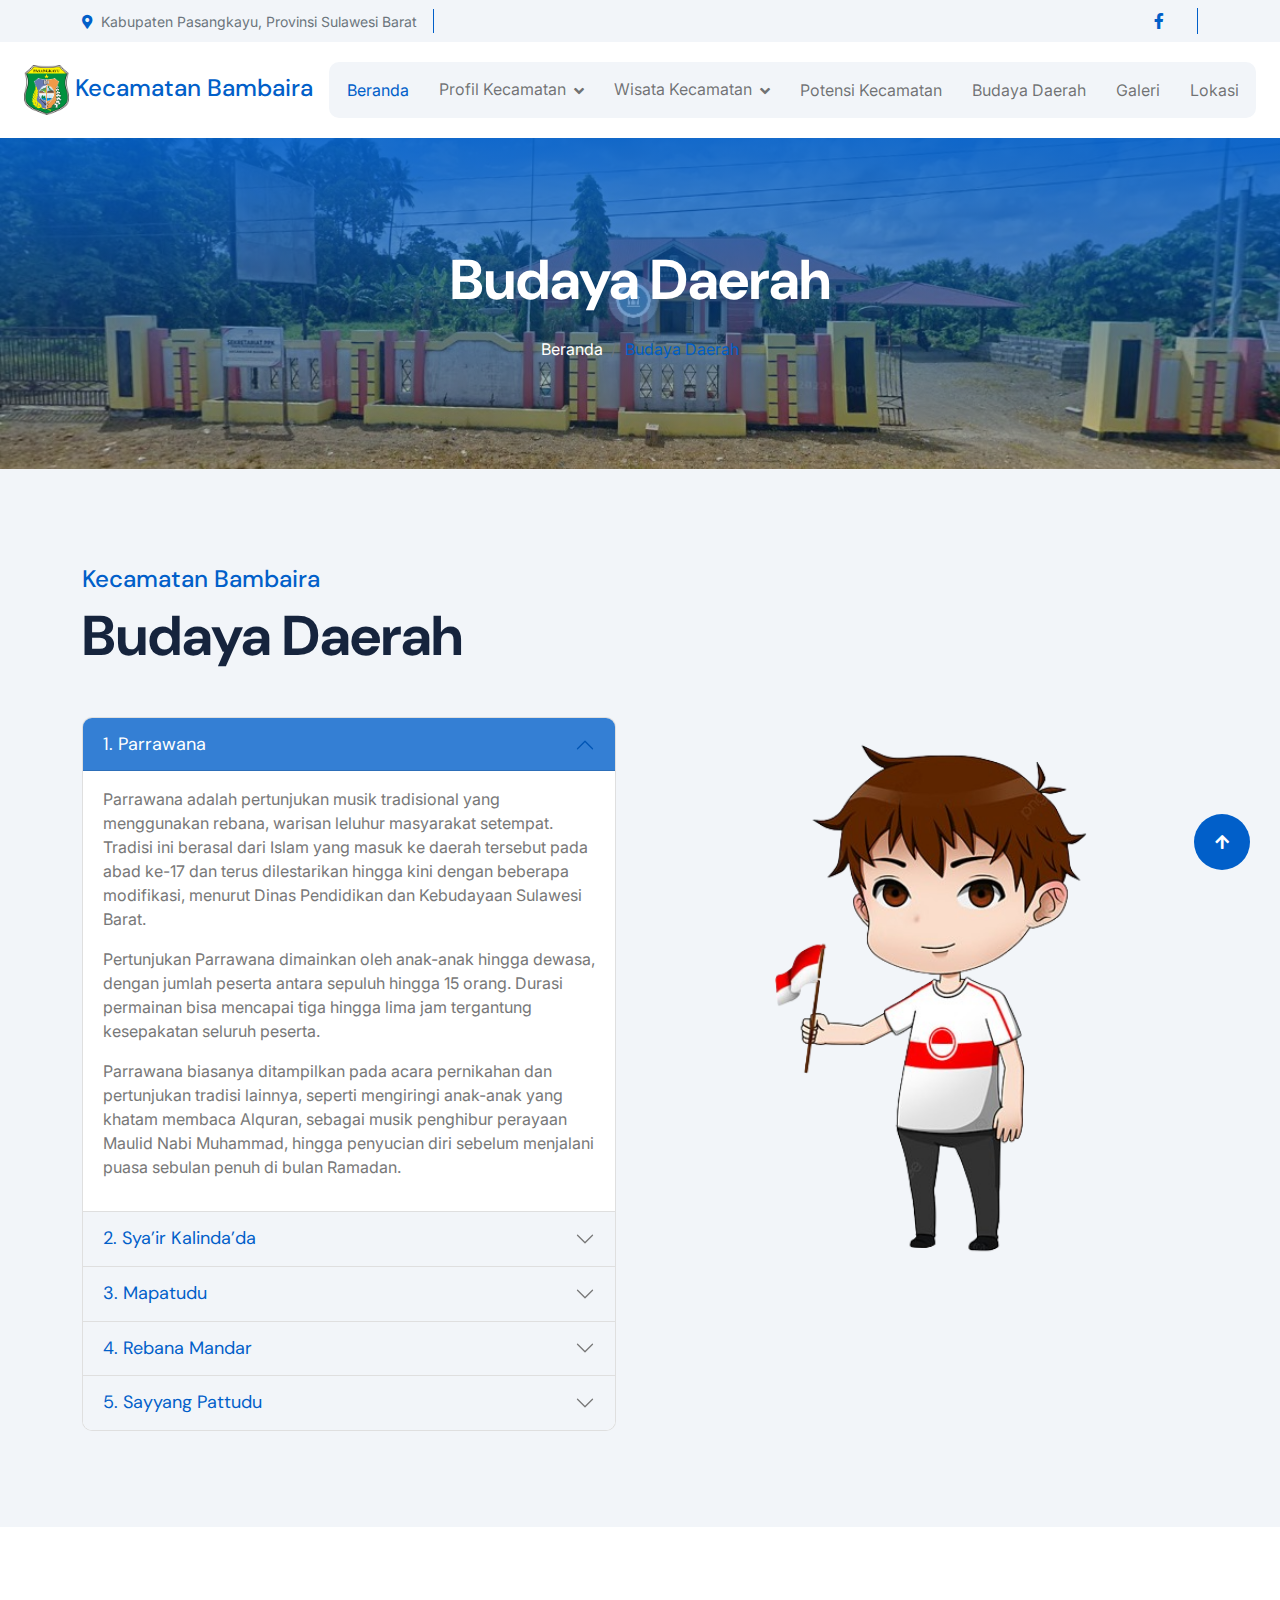
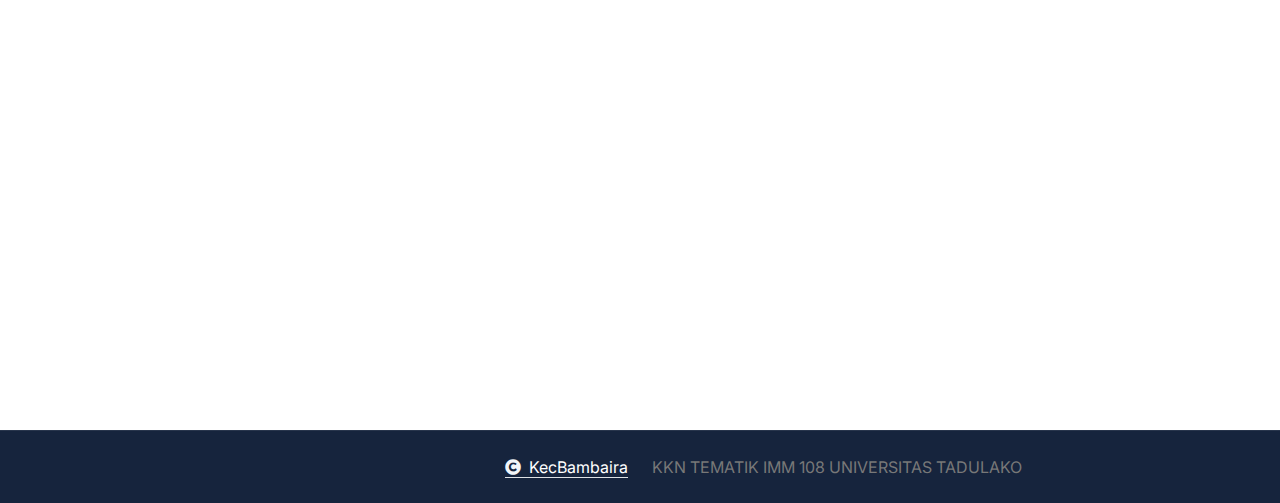
<file: budaya_d.html>
<!DOCTYPE html>
<html lang="en">

    <head>
        <meta charset="utf-8">
        <title>Website Kecamatan Bambaira</title>
        <meta content="width=device-width, initial-scale=1.0" name="viewport">
        <meta content="" name="keywords">
        <meta content="" name="description">

        <!-- Google Web Fonts -->
        <link rel="preconnect" href="https://fonts.googleapis.com">
        <link rel="preconnect" href="https://fonts.gstatic.com" crossorigin>
        <link href="https://fonts.googleapis.com/css2?family=DM+Sans:ital,opsz,wght@0,9..40,100..1000;1,9..40,100..1000&family=Inter:slnt,wght@-10..0,100..900&display=swap" rel="stylesheet">

        <!-- Icon Font Stylesheet -->
        <link rel="stylesheet" href="https://use.fontawesome.com/releases/v5.15.4/css/all.css"/>
        <link href="https://cdn.jsdelivr.net/npm/bootstrap-icons@1.4.1/font/bootstrap-icons.css" rel="stylesheet">

        <!-- Libraries Stylesheet -->
        <link rel="stylesheet" href="lib/animate/animate.min.css"/>
        <link href="lib/lightbox/css/lightbox.min.css" rel="stylesheet">
        <link href="lib/owlcarousel/assets/owl.carousel.min.css" rel="stylesheet">


        <!-- Customized Bootstrap Stylesheet -->
        <link href="css/bootstrap.min.css" rel="stylesheet">

        <!-- Template Stylesheet -->
        <link href="css/style.css" rel="stylesheet">
    </head>

    <body>

        <!-- Spinner Start -->
        <div id="spinner" class="show bg-white position-fixed translate-middle w-100 vh-100 top-50 start-50 d-flex align-items-center justify-content-center">
            <div class="spinner-border text-primary" style="width: 3rem; height: 3rem;" role="status">
                <span class="sr-only">Loading...</span>
            </div>
        </div>
        <!-- Spinner End -->

        <!-- Topbar Start -->
        <div class="container-fluid topbar px-0 px-lg-4 bg-light py-2 d-none d-lg-block">
            <div class="container">
                <div class="row gx-0 align-items-center">
                    <div class="col-lg-8 text-center text-lg-start mb-lg-0">
                        <div class="d-flex flex-wrap">
                            <div class="border-end border-primary pe-3">
                                <a href="#" class="text-muted small"><i class="fas fa-map-marker-alt text-primary me-2"></i>Kabupaten Pasangkayu, Provinsi Sulawesi Barat</a>
                            </div>
                        </div>
                    </div>
                    <div class="col-lg-4 text-center text-lg-end">
                        <div class="d-flex justify-content-end">
                            <div class="d-flex border-end border-primary pe-3">
                                <a class="btn p-0 text-primary me-3" href="https://www.facebook.com/profile.php?id=100089362689321&mibextid=ZbWKwL"><i class="fab fa-facebook-f"></i></a>
                            </div>
                        </div>
                    </div>
                </div>
            </div>
        </div>
        <!-- Topbar End -->

        <!-- Navbar & Hero Start -->
        <div class="container-fluid nav-bar px-0 px-lg-4 py-lg-0">
                <nav class="navbar navbar-expand-lg navbar-light"> 
                    <a href="#" class="navbar-brand p-0">
                        <h4 class="text-primary mb-0"><img src="Kabupaten_Pasangkayu.png" alt="Logo"></i> Kecamatan Bambaira</h4>
                    </a>
                    <button class="navbar-toggler" type="button" data-bs-toggle="collapse" data-bs-target="#navbarCollapse">
                        <span class="fa fa-bars"></span>
                    </button>
                    <div class="collapse navbar-collapse" id="navbarCollapse">
                        <div class="navbar-nav mx-0 mx-lg-auto">
                            <a href="index.html" class="nav-item nav-link active">Beranda</a>
                            <div class="nav-item dropdown">
                                <a href="#" class="nav-link" data-bs-toggle="dropdown">
                                    <span class="dropdown-toggle">Profil Kecamatan</span>
                                </a>
                                <div class="dropdown-menu">
                                    <a href="visimisi.html" class="dropdown-item">Visi & Misi</a>
                                    <a href="struktur Kecamatan.html" class="dropdown-item">Strukur Organisasi</a>
                                    <a href="pembagian wilayah.html" class="dropdown-item">Pembagian Wilayah</a>
                                    <a href="penduduk.html" class="dropdown-item">Penduduk</a>
                                    <a href="sosnkes.html" class="dropdown-item">Sosial dan Kesejahteraan Rakyat</a>
                                </div>
                            </div>
                            <div class="nav-item dropdown">
                                <a href="#" class="nav-link" data-bs-toggle="dropdown">
                                    <span class="dropdown-toggle">Wisata Kecamatan</span>
                                </a>
                                <div class="dropdown-menu">
                                    <a href="arterkn.html" class="dropdown-item">Air Terjun Kaluku Nangka</a>
                                    <a href="sbambatunu.html" class="dropdown-item">Sungai Bambatunu</a>
                                    <a href="artermt.html" class="dropdown-item">Air Terjun Matapangi</a>
                                    <a href="langibajo.html" class="dropdown-item">Langi' Bajo</a>
                                    <a href="goaape.html" class="dropdown-item">Goa Ape</a>
                                </div>
                            </div>
                            <a href="potensi.html" class="nav-item nav-link">Potensi Kecamatan</a>
                            <a href="budaya_d.html" class="nav-item nav-link">Budaya Daerah</a>
                            <a href="galeri.html" class="nav-item nav-link">Galeri</a>
                            <a href="contact.html" class="nav-item nav-link">Lokasi</a>
                        </div>
                    </div>
                </nav>
        </div>
        <!-- Navbar & Hero End -->


        <!-- Header Start -->
        <div class="container-fluid bg-breadcrumb">
            <div class="container text-center py-5" style="max-width: 900px;">
                <h4 class="text-white display-4 mb-4 wow fadeInDown" data-wow-delay="0.1s">Budaya Daerah</h4>
                <ol class="breadcrumb d-flex justify-content-center mb-0 wow fadeInDown" data-wow-delay="0.3s">
                    <li class="breadcrumb-item"><a href="index.html">Beranda</a></li>
                    <li class="breadcrumb-item active text-primary">Budaya Daerah</li>
                </ol>    
            </div>
        </div>
        <!-- Header End -->


        <!-- FAQs Start -->
        <div class="container-fluid faq-section bg-light py-5">
            <div class="container py-5">
                <div class="row g-5 align-items-center">
                    <div class="col-xl-6 wow fadeInLeft" data-wow-delay="0.2s">
                        <div class="h-100">
                            <div class="mb-5">
                                <h4 class="text-primary">Kecamatan Bambaira</h4>
                                <h1 class="display-4 mb-0">Budaya Daerah</h1>
                            </div>
                            <div class="accordion" id="accordionExample">
                                <div class="accordion-item">
                                    <h2 class="accordion-header" id="headingOne">
                                        <button class="accordion-button border-0" type="button" data-bs-toggle="collapse" data-bs-target="#collapseOne" aria-expanded="true" aria-controls="collapseOne">
                                            1. Parrawana
                                        </button>
                                    </h2>
                                    <div id="collapseOne" class="accordion-collapse collapse show" aria-labelledby="headingOne" data-bs-parent="#accordionExample">
                                        <div class="accordion-body rounded">
                                            <p>Parrawana adalah pertunjukan musik tradisional yang menggunakan rebana, warisan leluhur masyarakat setempat. Tradisi ini berasal dari Islam yang masuk ke daerah tersebut pada abad ke-17 dan terus dilestarikan hingga kini dengan beberapa modifikasi, menurut Dinas Pendidikan dan Kebudayaan Sulawesi Barat.</p>

                                                <p>Pertunjukan Parrawana dimainkan oleh anak-anak hingga dewasa, dengan jumlah peserta antara sepuluh hingga 15 orang. Durasi permainan bisa mencapai tiga hingga lima jam tergantung kesepakatan seluruh peserta.</p>
                                                
                                                <P>Parrawana biasanya ditampilkan pada acara pernikahan dan pertunjukan tradisi lainnya, seperti mengiringi anak-anak yang khatam membaca Alquran, sebagai musik penghibur perayaan Maulid Nabi Muhammad, hingga penyucian diri sebelum menjalani puasa sebulan penuh di bulan Ramadan.</p>
                                        </div>
                                    </div>
                                </div>
                                <div class="accordion-item">
                                    <h2 class="accordion-header" id="headingTwo">
                                        <button class="accordion-button collapsed" type="button" data-bs-toggle="collapse" data-bs-target="#collapseTwo" aria-expanded="false" aria-controls="collapseTwo">
                                            2. Sya’ir Kalinda’da
                                        </button>
                                    </h2>
                                    <div id="collapseTwo" class="accordion-collapse collapse" aria-labelledby="headingTwo" data-bs-parent="#accordionExample">
                                        <div class="accordion-body">
                                            <p>Sya’ir Kalinda’da, yang berarti "Penggali Isi Dada," adalah tarian yang dilakukan untuk menyambut atau menjemput seseorang yang telah khatam Al-Qur’an. Seorang yang telah khatam Al-Qur’an harus menunggangi kuda yang disiapkan, diiringi oleh sya’ir atau berbalas pantun.</p>
                                        </div>
                                    </div>
                                </div>
                                <div class="accordion-item">
                                    <h2 class="accordion-header" id="headingThree">
                                        <button class="accordion-button collapsed" type="button" data-bs-toggle="collapse" data-bs-target="#collapseThree" aria-expanded="false" aria-controls="collapseThree">
                                            3. Mapatudu
                                        </button>
                                    </h2>
                                    <div id="collapseThree" class="accordion-collapse collapse" aria-labelledby="headingThree" data-bs-parent="#accordionExample">
                                        <div class="accordion-body">
                                            <p>Patudu atau Mapatudu adalah tarian khas adat Mandar yang telah lama dilakukan oleh masyarakat Mandar. Tarian ini biasanya dipersembahkan saat menyambut tamu kehormatan yang berkunjung ke Desa Kaluku Nangka. Selain itu, tarian ini juga dapat ditampilkan saat masyarakat suku Mandar melaksanakan pesta perkawinan. Tarian Patudu diiringi oleh alat musik gendang dan gong, serta beberapa orang yang melakukan atraksi silat Kalambosakti.</p>
                                        </div>
                                    </div>
                                </div>
                                <div class="accordion-item">
                                    <h2 class="accordion-header" id="headingFour">
                                        <button class="accordion-button collapsed" type="button" data-bs-toggle="collapse" data-bs-target="#collapseFour" aria-expanded="false" aria-controls="collapseFour">
                                            4. Rebana Mandar
                                        </button>
                                    </h2>
                                    <div id="collapseFour" class="accordion-collapse collapse" aria-labelledby="headingFour" data-bs-parent="#accordionExample">
                                        <div class="accordion-body">
                                            <p>Rebana Mandar merupakan perpaduan antara musik tradisional dengan spritualitas yang dikemas dalam satu irama musik spiritual. Musik tradisional rebana mandar dipadukan dengan Shalawat Nabi Muhammad SAW dengan syair-syair agama yang berbasis kearifan lokal masyarakat Mandaar.</p>

                                            <p>Rebana itu sendiri akan diadakan di saat-saat acara tertentu seperti saat acara pernikahan, aqiqah dan tasyakuran lainnya sebagai bentuk tradisi dari suku Mandar itu sendiri.</p>
                                        </div>
                                    </div>
                                </div>
                                <div class="accordion-item">
                                    <h2 class="accordion-header" id="headingFive">
                                        <button class="accordion-button collapsed" type="button" data-bs-toggle="collapse" data-bs-target="#collapseFive" aria-expanded="false" aria-controls="collapseFive">
                                            5. Sayyang Pattudu
                                        </button>
                                    </h2>
                                    <div id="collapseFive" class="accordion-collapse collapse" aria-labelledby="headingFive" data-bs-parent="#accordionExample">
                                        <div class="accordion-body">
                                            <p>Sayyang Pattudu adalah warisan budaya dari suku Mandar. Arti dari Sayyang Pattudu adalah kuda yang menari. Sayyang Pattudu diadakan untuk syukuran acara khatam Al-Qur'an. Kuda dihias dan kemudian ditunggangi mengelilingi kampung. Sayyang Pattudu dilakukan dengan diiringi musik rebana sebagai pengiring untuk mengelilingi kampung.</p>
                                        </div>
                                    </div>
                                </div>
                            </div>
                        </div>
                    </div>
                    <div class="col-xl-6 wow fadeInRight" data-wow-delay="0.4s">
                        <img src="animasi.png" class="img-fluid w-100" alt="">
                    </div>
                </div>
            </div>
        </div>
        
        <!-- FAQs End -->


        <!-- Footer Start -->
        <div class="container-fluid footer py-5 wow fadeIn" data-wow-delay="0.2s">
            <div class="container py-5">
                <div class="row g-5">
                    <div class="col-xl-9">
                        <div class="mb-5">
                            <div class="row g-4">
                                <div class="col-md-6 col-lg-6 col-xl-5">
                                    <div class="footer-item">
                                        <a href="index.html" class="p-0">
                                            <h3 class="text-white"></i>Kecamatan Bambaira</h3>
                                            <!-- <img src="img/logo.png" alt="Logo"> -->
                                        </a>
                                        <p class="text-white mb-4">"Pelayanan CERIA" : Cepat, Efisien, Ramah, Inovasi, Amanah</p>
                                        <div class="footer-btn d-flex">
                                            <a class="btn btn-md-square rounded-circle me-3" href="https://www.facebook.com/profile.php?id=100089362689321&mibextid=ZbWKwL"><i class="fab fa-facebook-f"></i></a>
                                        </div>
                                    </div>
                                </div>
                                <div class="col-md-6 col-lg-6 col-xl-3">
                                    <div class="footer-item">
                                        <h4 class="text-white mb-4">Quick Links</h4>
                                        <a href="#"><i class="fas fa-angle-right me-2"></i> Profil</a>
                                        <a href="#"><i class="fas fa-angle-right me-2"></i> Wisata</a>
                                        <a href="potensi.html"><i class="fas fa-angle-right me-2"></i> Potensi</a>
                                        <a href="budaya_d.html"><i class="fas fa-angle-right me-2"></i> Budaya</a>
                                        <a href="galeri.html"><i class="fas fa-angle-right me-2"></i> Galeri</a>
                                        <a href="contact.html"><i class="fas fa-angle-right me-2"></i> Lokasi</a>
                                    </div>
                                </div>
                                <div class="col-md-6 col-lg-6 col-xl-4">
                                    <div class="footer-item">
                                        <div class="row g-3">
                                           <div class="col-4">
                                                <div class="footer-instagram rounded">
                                                    <img src="Kabupaten_Pasangkayu.png" class="img-fluid w-100" alt="">
                                                    <div class="footer-search-icon">
                                                        <a href="Kabupaten_Pasangkayu.png" data-lightbox="footerInstagram-2" class="my-auto"><i class="fas fa-link text-white"></i></a>
                                                    </div>
                                                </div>
                                           </div>
                                           <div class="col-4">
                                            <div class="footer-instagram rounded">
                                                <img src="sulbar.png" class="img-fluid w-100" alt="">
                                                <div class="footer-search-icon">
                                                    <a href="sulbar.png" data-lightbox="footerInstagram-3" class="my-auto"><i class="fas fa-link text-white"></i></a>
                                                </div>
                                            </div>
                                       </div>
                                        </div>
                                    </div>
                                </div>
                            </div>
                        </div>
                    </div>
                    
                    <div class="col-xl-3">
                        <div class="footer-item">
                            <div class="col-lg-6 col-xl-4">
                                <div class="d-flex">
                                    <div class="btn-xl-square bg-primary text-white rounded p-4 me-4">
                                        <i class="fas fa-map-marker-alt fa-2x"></i>
                                    </div>
                                    <div>
                                        <h4 class="text-white">Alamat</h4>
                                        <p class="mb-0">JL. TRANS SULAWESI BAMBAIRA, KODE POS 91571</p>
                                    </div>
                                </div>
                            </div>
                        </div>
                    </div>
                </div>
            </div>
        </div>
        <!-- Footer End -->
        
        <!-- Copyright Start -->
        <div class="container-fluid copyright py-4">
            <div class="container">
                <div class="row g-4 align-items-center">
                    <div class="col-md-6 text-center text-md-end mb-md-0">
                        <span class="text-body"><a href="#" class="border-bottom text-white"><i class="fas fa-copyright text-light me-2"></i>KecBambaira</a></span>
                    </div>
                    <div class="col-md-6 text-center text-md-start text-body">
                        <!--/*** This template is free as long as you keep the below author’s credit link/attribution link/backlink. ***/-->
                        <!--/*** If you'd like to use the template without the below author’s credit link/attribution link/backlink, ***/-->
                        <!--/*** you can purchase the Credit Removal License from "https://htmlcodex.com/credit-removal". ***/-->
                        KKN TEMATIK IMM 108 UNIVERSITAS TADULAKO
                    </div>
                </div>
            </div>
        </div>
        <!-- Copyright End -->


        <!-- Back to Top -->
        <a href="#" class="btn btn-primary btn-lg-square rounded-circle back-to-top"><i class="fa fa-arrow-up"></i></a>   

        
        <!-- JavaScript Libraries -->
        <script src="https://ajax.googleapis.com/ajax/libs/jquery/3.6.4/jquery.min.js"></script>
        <script src="https://cdn.jsdelivr.net/npm/bootstrap@5.0.0/dist/js/bootstrap.bundle.min.js"></script>
        <script src="lib/wow/wow.min.js"></script>
        <script src="lib/easing/easing.min.js"></script>
        <script src="lib/waypoints/waypoints.min.js"></script>
        <script src="lib/counterup/counterup.min.js"></script>
        <script src="lib/lightbox/js/lightbox.min.js"></script>
        <script src="lib/owlcarousel/owl.carousel.min.js"></script>
        

        <!-- Template Javascript -->
        <script src="js/main.js"></script>
    </body>

</html>
</file>
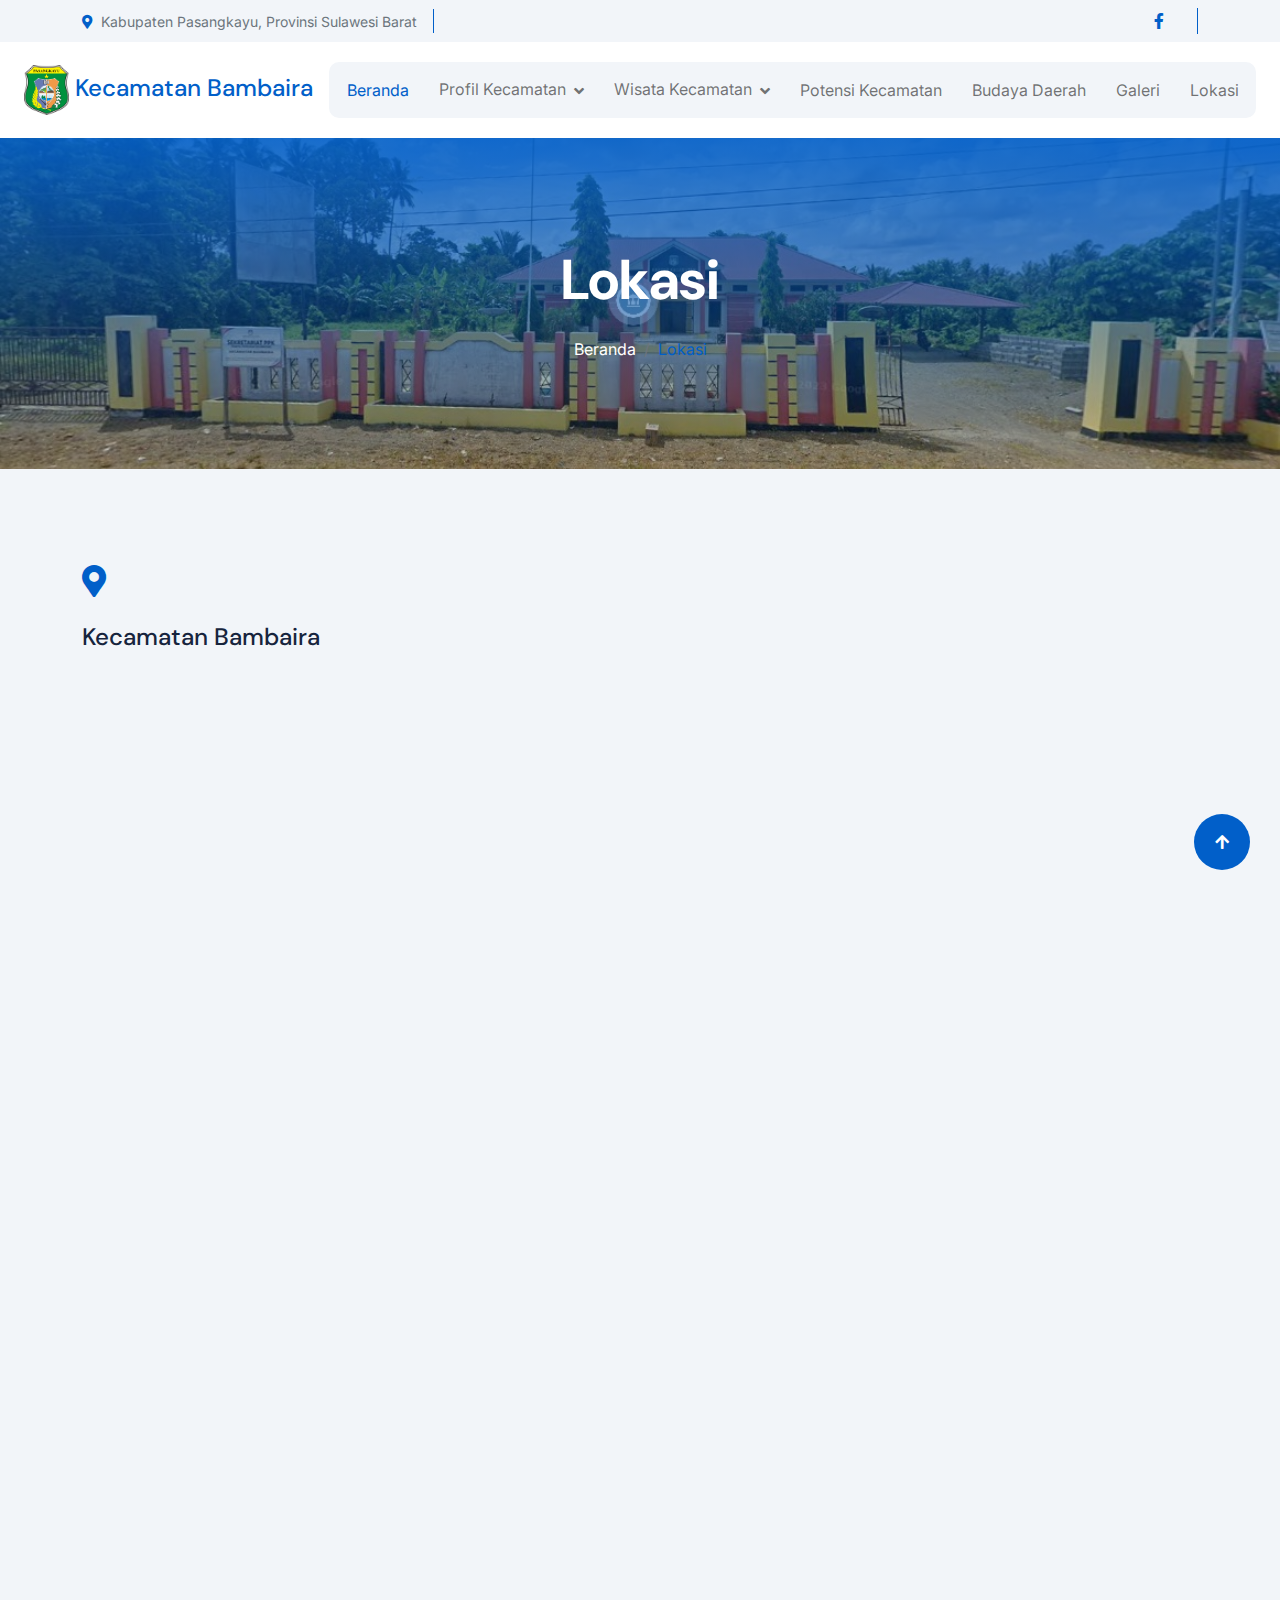
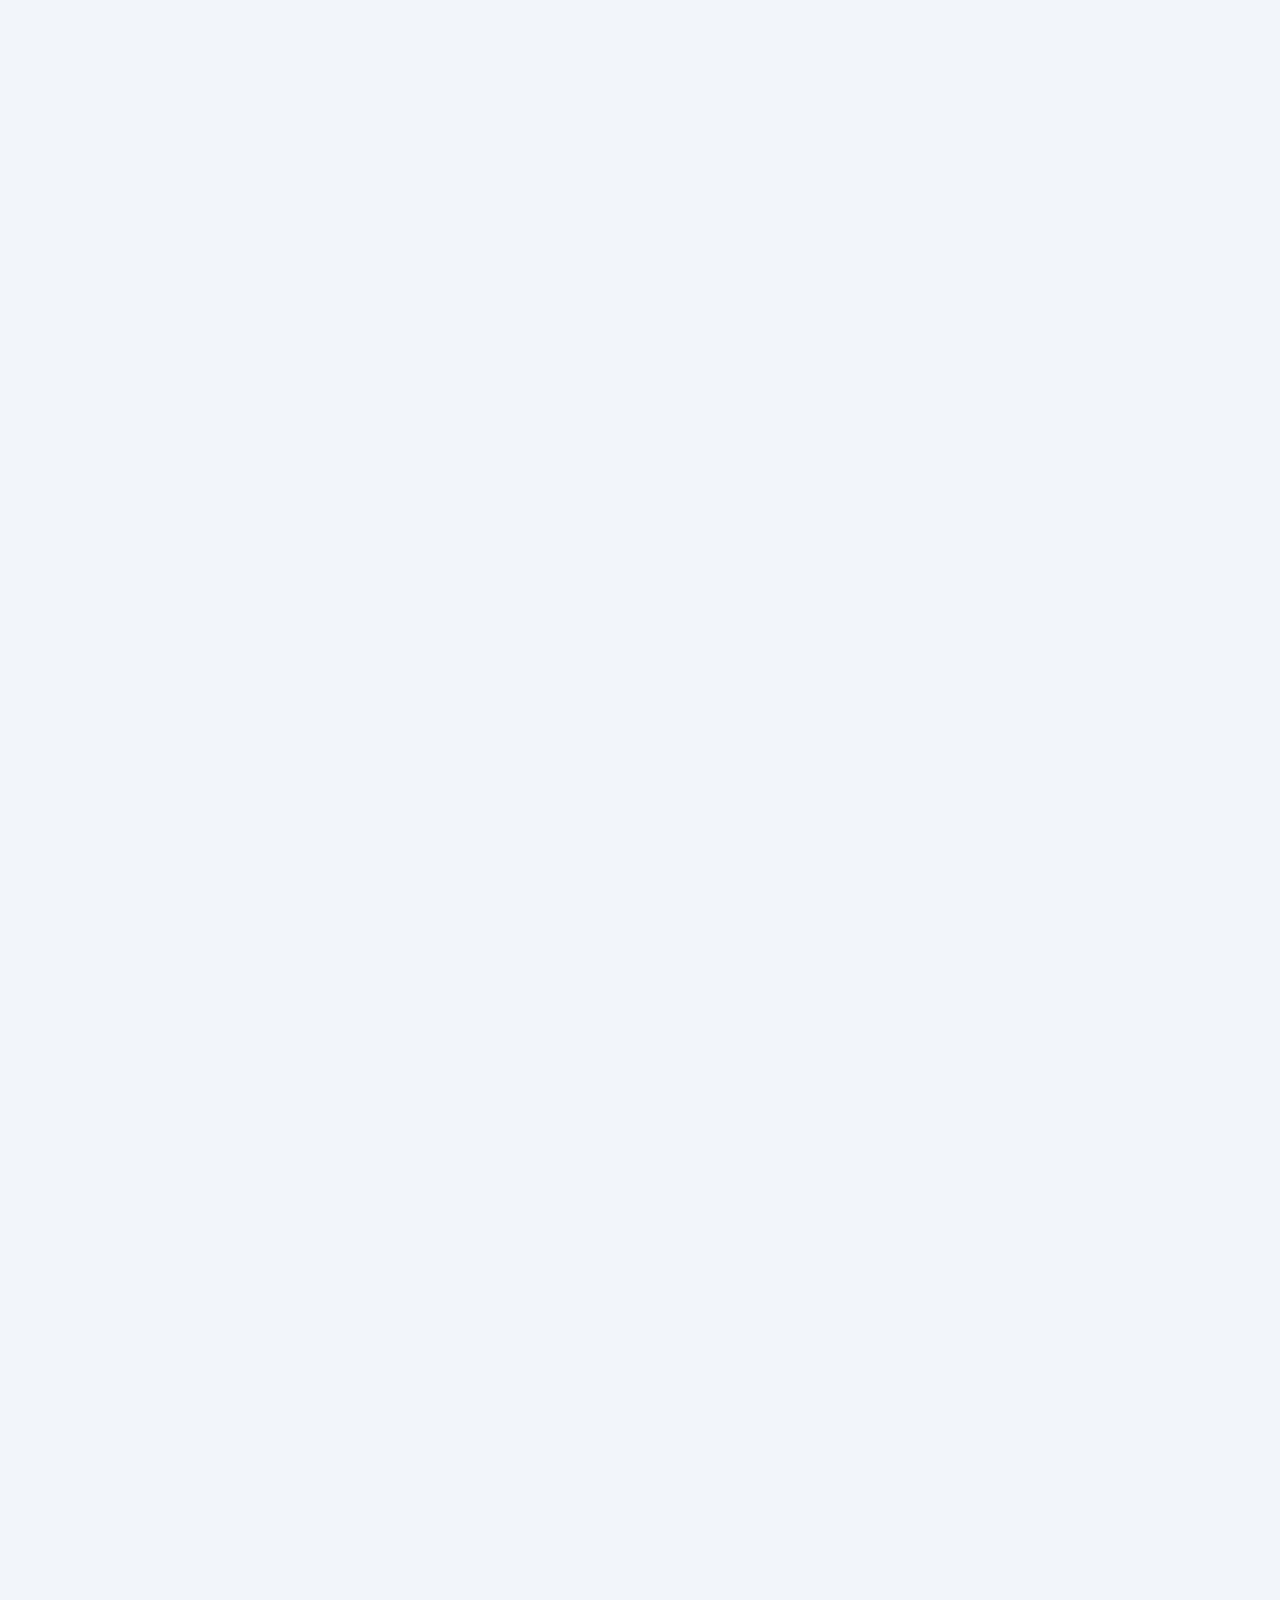
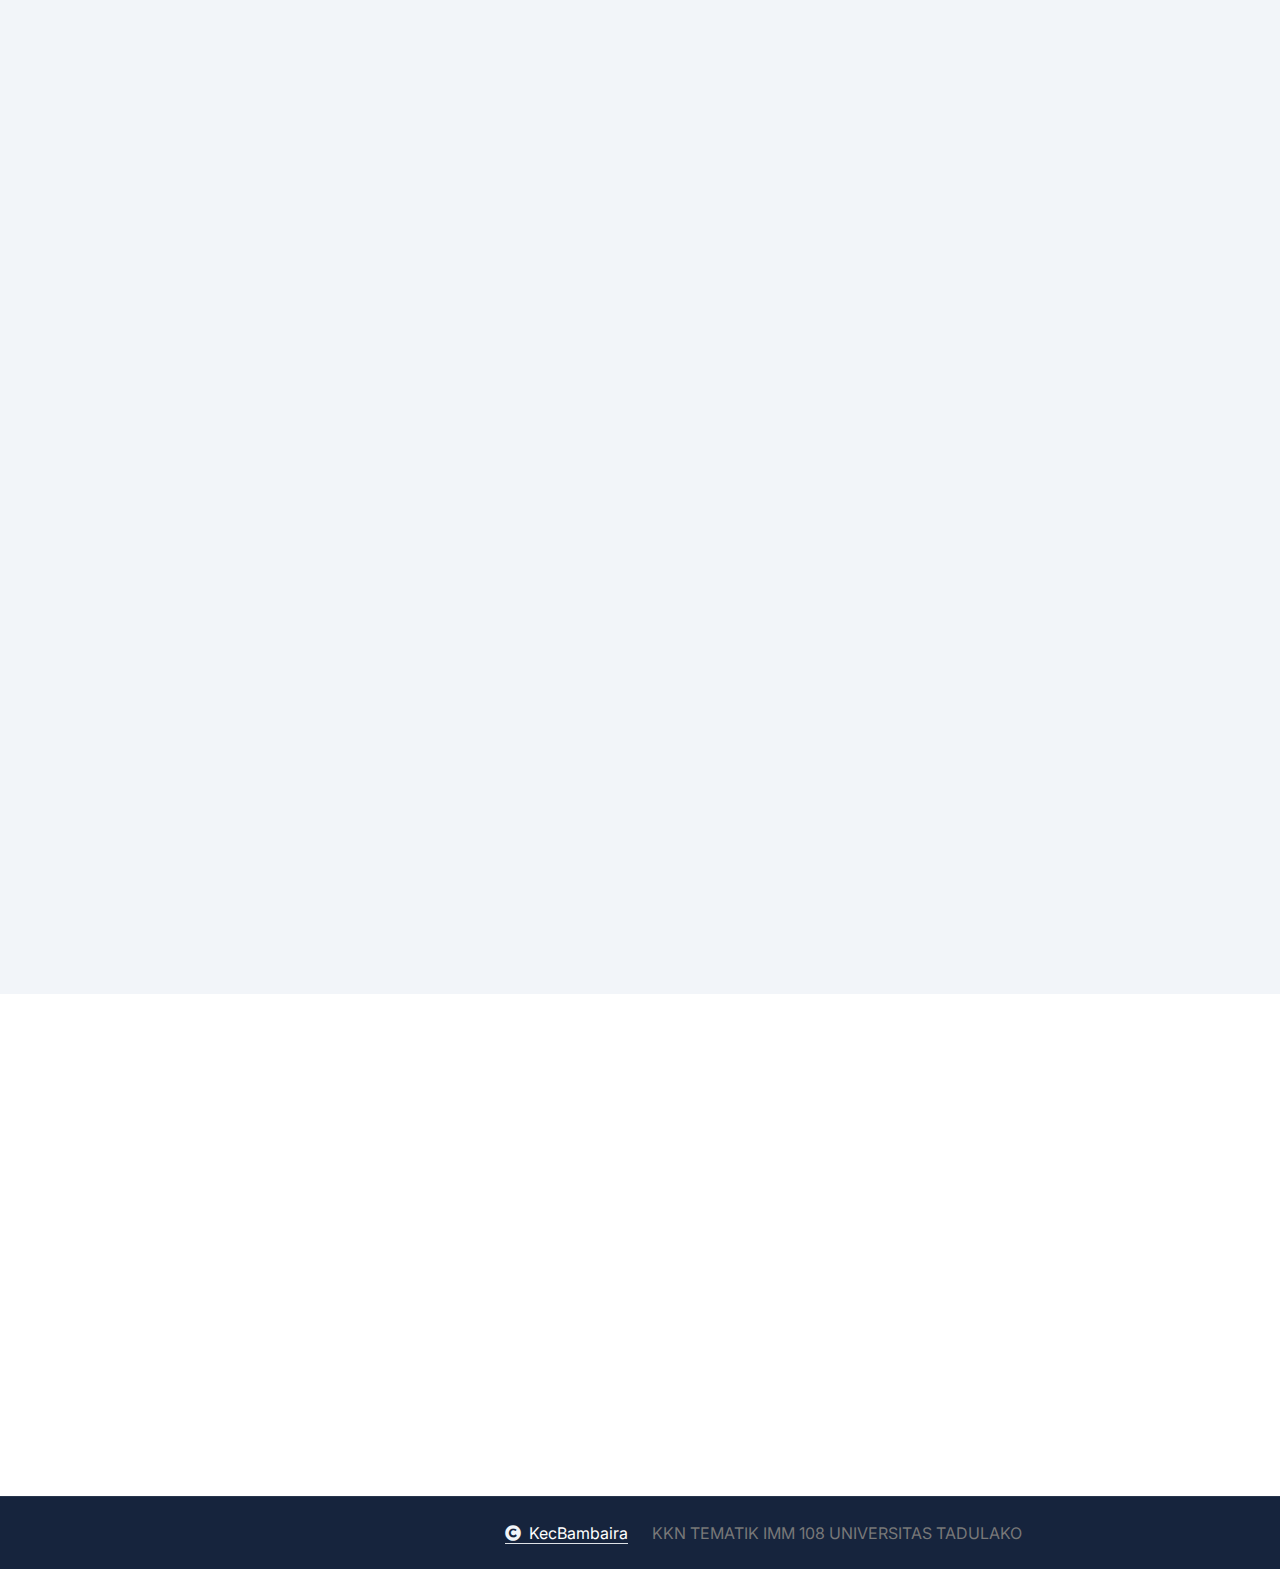
<file: contact.html>
<!DOCTYPE html>
<html lang="en">

    <head>
        <meta charset="utf-8">
        <title>Website Kecamatan Bambaira</title>
        <meta content="width=device-width, initial-scale=1.0" name="viewport">
        <meta content="" name="keywords">
        <meta content="" name="description">

        <!-- Google Web Fonts -->
        <link rel="preconnect" href="https://fonts.googleapis.com">
        <link rel="preconnect" href="https://fonts.gstatic.com" crossorigin>
        <link href="https://fonts.googleapis.com/css2?family=DM+Sans:ital,opsz,wght@0,9..40,100..1000;1,9..40,100..1000&family=Inter:slnt,wght@-10..0,100..900&display=swap" rel="stylesheet">

        <!-- Icon Font Stylesheet -->
        <link rel="stylesheet" href="https://use.fontawesome.com/releases/v5.15.4/css/all.css"/>
        <link href="https://cdn.jsdelivr.net/npm/bootstrap-icons@1.4.1/font/bootstrap-icons.css" rel="stylesheet">

        <!-- Libraries Stylesheet -->
        <link rel="stylesheet" href="lib/animate/animate.min.css"/>
        <link href="lib/lightbox/css/lightbox.min.css" rel="stylesheet">
        <link href="lib/owlcarousel/assets/owl.carousel.min.css" rel="stylesheet">


        <!-- Customized Bootstrap Stylesheet -->
        <link href="css/bootstrap.min.css" rel="stylesheet">

        <!-- Template Stylesheet -->
        <link href="css/style.css" rel="stylesheet">
    </head>

    <body>

        <!-- Spinner Start -->
        <div id="spinner" class="show bg-white position-fixed translate-middle w-100 vh-100 top-50 start-50 d-flex align-items-center justify-content-center">
            <div class="spinner-border text-primary" style="width: 3rem; height: 3rem;" role="status">
                <span class="sr-only">Loading...</span>
            </div>
        </div>
        <!-- Spinner End -->

        <!-- Topbar Start -->
        <div class="container-fluid topbar px-0 px-lg-4 bg-light py-2 d-none d-lg-block">
            <div class="container">
                <div class="row gx-0 align-items-center">
                    <div class="col-lg-8 text-center text-lg-start mb-lg-0">
                        <div class="d-flex flex-wrap">
                            <div class="border-end border-primary pe-3">
                                <a href="#" class="text-muted small"><i class="fas fa-map-marker-alt text-primary me-2"></i>Kabupaten Pasangkayu, Provinsi Sulawesi Barat</a>
                            </div>
                        </div>
                    </div>
                    <div class="col-lg-4 text-center text-lg-end">
                        <div class="d-flex justify-content-end">
                            <div class="d-flex border-end border-primary pe-3">
                                <a class="btn p-0 text-primary me-3" href="https://www.facebook.com/profile.php?id=100089362689321&mibextid=ZbWKwL"><i class="fab fa-facebook-f"></i></a>
                            </div>
                        </div>
                    </div>
                </div>
            </div>
        </div>
        <!-- Topbar End -->

        <!-- Navbar & Hero Start -->
        <div class="container-fluid nav-bar px-0 px-lg-4 py-lg-0">
                <nav class="navbar navbar-expand-lg navbar-light"> 
                    <a href="#" class="navbar-brand p-0">
                        <h4 class="text-primary mb-0"><img src="Kabupaten_Pasangkayu.png" alt="Logo"></i> Kecamatan Bambaira</h4>
                    </a>
                    <button class="navbar-toggler" type="button" data-bs-toggle="collapse" data-bs-target="#navbarCollapse">
                        <span class="fa fa-bars"></span>
                    </button>
                    <div class="collapse navbar-collapse" id="navbarCollapse">
                        <div class="navbar-nav mx-0 mx-lg-auto">
                            <a href="index.html" class="nav-item nav-link active">Beranda</a>
                            <div class="nav-item dropdown">
                                <a href="#" class="nav-link" data-bs-toggle="dropdown">
                                    <span class="dropdown-toggle">Profil Kecamatan</span>
                                </a>
                                <div class="dropdown-menu">
                                    <a href="visimisi.html" class="dropdown-item">Visi & Misi</a>
                                    <a href="struktur Kecamatan.html" class="dropdown-item">Strukur Organisasi</a>
                                    <a href="pembagian wilayah.html" class="dropdown-item">Pembagian Wilayah</a>
                                    <a href="penduduk.html" class="dropdown-item">Penduduk</a>
                                    <a href="sosnkes.html" class="dropdown-item">Sosial dan Kesejahteraan Rakyat</a>
                                </div>
                            </div>
                            <div class="nav-item dropdown">
                                <a href="#" class="nav-link" data-bs-toggle="dropdown">
                                    <span class="dropdown-toggle">Wisata Kecamatan</span>
                                </a>
                                <div class="dropdown-menu">
                                    <a href="arterkn.html" class="dropdown-item">Air Terjun Kaluku Nangka</a>
                                    <a href="sbambatunu.html" class="dropdown-item">Sungai Bambatunu</a>
                                    <a href="artermt.html" class="dropdown-item">Air Terjun Matapangi</a>
                                    <a href="langibajo.html" class="dropdown-item">Langi' Bajo</a>
                                    <a href="goaape.html" class="dropdown-item">Goa Ape</a>
                                </div>
                            </div>
                            <a href="potensi.html" class="nav-item nav-link">Potensi Kecamatan</a>
                            <a href="budaya_d.html" class="nav-item nav-link">Budaya Daerah</a>
                            <a href="galeri.html" class="nav-item nav-link">Galeri</a>
                            <a href="contact.html" class="nav-item nav-link">Lokasi</a>
                        </div>
                    </div>
                </nav>
        </div>
        <!-- Navbar & Hero End -->


        <!-- Header Start -->
        <div class="container-fluid bg-breadcrumb">
            <div class="container text-center py-5" style="max-width: 900px;">
                <h4 class="text-white display-4 mb-4 wow fadeInDown" data-wow-delay="0.1s">Lokasi</h4>
                <ol class="breadcrumb d-flex justify-content-center mb-0 wow fadeInDown" data-wow-delay="0.3s">
                    <li class="breadcrumb-item"><a href="index.html">Beranda</a></li>
                    <li class="breadcrumb-item active text-primary">Lokasi</li>
                </ol>    
            </div>
        </div>
        <!-- Header End -->

        <!-- Contact Start -->
        <div class="container-fluid contact bg-light py-5">
            <div class="container py-5">
                <div class="row g-5">
                    <div class="col-12">
                        <div>
                            <div class="row g-4">
                                <div class="col-md-6 col-lg-3 wow fadeInUp" data-wow-delay="0.2s">
                                    <div class="contact-add-item">
                                        <div class="contact-icon text-primary mb-4">
                                            <i class="fas fa-map-marker-alt fa-2x"></i>
                                        </div>
                                        <div>
                                            <h4>Kecamatan Bambaira</h4>
                                        </div>
                                    </div>
                                </div>
                            </div>
                        </div>
                    </div>
                    <div class="col-12 wow fadeInUp" data-wow-delay="0.2s">
                        <div class="rounded">
                            <iframe class="rounded w-100" 
                            style="height: 400px;" src="https://www.google.com/maps/embed?pb=!1m18!1m12!1m3!1d63827.62986710458!2d119.48401021927604!3d-0.9865674738806526!2m3!1f0!2f0!3f0!3m2!1i1024!2i768!4f13.1!3m3!1m2!1s0x2d8b841d0a13a14d%3A0xeedc4f3ae03e32b1!2sKec.%20Bambaira%2C%20Kab.%20Pasangkayu%2C%20Sulawesi%20Barat!5e0!3m2!1sid!2sid!4v1724824906054!5m2!1sid!2sid" 
                            loading="lazy" referrerpolicy="no-referrer-when-downgrade"></iframe>
                        </div>
                    </div>
                    <div class="col-12">
                        <div>
                            <div class="row g-4">
                                <div class="col-md-6 col-lg-3 wow fadeInUp" data-wow-delay="0.2s">
                                    <div class="contact-add-item">
                                        <div class="contact-icon text-primary mb-4">
                                            <i class="fas fa-map-marker-alt fa-2x"></i>
                                        </div>
                                        <div>
                                            <h4>Kantor Kecamatan</h4>
                                        </div>
                                    </div>
                                </div>
                            </div>
                        </div>
                    </div>
                    <div class="col-12 wow fadeInUp" data-wow-delay="0.2s">
                        <div class="rounded">
                            <iframe class="rounded w-100" 
                            style="height: 400px;" src="https://www.google.com/maps/embed?pb=!1m18!1m12!1m3!1d3989.214921268807!2d119.49611677349878!3d-0.9964806353749828!2m3!1f0!2f0!3f0!3m2!1i1024!2i768!4f13.1!3m3!1m2!1s0x2d8b81df7fc46f87%3A0x3745f3e5d6dc375e!2sKANTOR%20KECAMATAN%20BAMBAIRA!5e0!3m2!1sid!2sid!4v1724825038986!5m2!1sid!2sid" 
                            loading="lazy" referrerpolicy="no-referrer-when-downgrade"></iframe>
                        </div>
                    </div>
                    <div class="col-12">
                        <div>
                            <div class="row g-4">
                                <div class="col-md-6 col-lg-3 wow fadeInUp" data-wow-delay="0.2s">
                                    <div class="contact-add-item">
                                        <div class="contact-icon text-primary mb-4">
                                            <i class="fas fa-map-marker-alt fa-2x"></i>
                                        </div>
                                        <div>
                                            <h4>Desa Bambaira</h4>
                                        </div>
                                    </div>
                                </div>
                            </div>
                        </div>
                    </div>
                    <div class="col-12 wow fadeInUp" data-wow-delay="0.2s">
                        <div class="rounded">
                            <iframe class="rounded w-100" 
                            style="height: 400px;" src="https://www.google.com/maps/embed?pb=!1m18!1m12!1m3!1d3989.2360903681674!2d119.50378217349873!3d-0.978844335364313!2m3!1f0!2f0!3f0!3m2!1i1024!2i768!4f13.1!3m3!1m2!1s0x2d8b837781009811%3A0x4db0201848a1feb7!2sDesa%20Bambaira!5e0!3m2!1sid!2sid!4v1724825177277!5m2!1sid!2sid"
                            loading="lazy" referrerpolicy="no-referrer-when-downgrade"></iframe>
                        </div>
                    </div>
                    <div class="col-12">
                        <div>
                            <div class="row g-4">
                                <div class="col-md-6 col-lg-3 wow fadeInUp" data-wow-delay="0.2s">
                                    <div class="contact-add-item">
                                        <div class="contact-icon text-primary mb-4">
                                            <i class="fas fa-map-marker-alt fa-2x"></i>
                                        </div>
                                        <div>
                                            <h4>Desa Kaluku Nangka</h4>
                                        </div>
                                    </div>
                                </div>
                            </div>
                        </div>
                    </div>
                    <div class="col-12 wow fadeInUp" data-wow-delay="0.2s">
                        <div class="rounded">
                            <iframe class="rounded w-100" 
                            style="height: 400px;" src="https://www.google.com/maps/embed?pb=!1m18!1m12!1m3!1d63827.332074629034!2d119.49761071929976!3d-1.0019704203012605!2m3!1f0!2f0!3f0!3m2!1i1024!2i768!4f13.1!3m3!1m2!1s0x2d8b869464682639%3A0xe02ae1e73143c113!2sKaluku%20Nangka%2C%20Kec.%20Bambaira%2C%20Kab.%20Pasangkayu%2C%20Sulawesi%20Barat!5e0!3m2!1sid!2sid!4v1724825258104!5m2!1sid!2sid" 
                            loading="lazy" referrerpolicy="no-referrer-when-downgrade"></iframe>
                        </div>
                    </div>
                    <div class="col-12">
                        <div>
                            <div class="row g-4">
                                <div class="col-md-6 col-lg-3 wow fadeInUp" data-wow-delay="0.2s">
                                    <div class="contact-add-item">
                                        <div class="contact-icon text-primary mb-4">
                                            <i class="fas fa-map-marker-alt fa-2x"></i>
                                        </div>
                                        <div>
                                            <h4>Desa Kasoloang</h4>
                                        </div>
                                    </div>
                                </div>
                            </div>
                        </div>
                    </div>
                    <div class="col-12 wow fadeInUp" data-wow-delay="0.2s">
                        <div class="rounded">
                            <iframe class="rounded w-100" 
                            style="height: 400px;" src="https://www.google.com/maps/embed?pb=!1m18!1m12!1m3!1d31913.562282750016!2d119.47320521016889!3d-1.0125650751445388!2m3!1f0!2f0!3f0!3m2!1i1024!2i768!4f13.1!3m3!1m2!1s0x2d8b813b5bcbc199%3A0xd5b80ef2e4b09877!2sKasoloang%2C%20Kec.%20Bambaira%2C%20Kab.%20Pasangkayu%2C%20Sulawesi%20Barat!5e0!3m2!1sid!2sid!4v1724825339124!5m2!1sid!2sid" 
                            loading="lazy" referrerpolicy="no-referrer-when-downgrade"></iframe>
                        </div>
                    </div>
                    <div class="col-12">
                        <div>
                            <div class="row g-4">
                                <div class="col-md-6 col-lg-3 wow fadeInUp" data-wow-delay="0.2s">
                                    <div class="contact-add-item">
                                        <div class="contact-icon text-primary mb-4">
                                            <i class="fas fa-map-marker-alt fa-2x"></i>
                                        </div>
                                        <div>
                                            <h4>Desa Tampaure</h4>
                                        </div>
                                    </div>
                                </div>
                            </div>
                        </div>
                    </div>
                    <div class="col-12 wow fadeInUp" data-wow-delay="0.2s">
                        <div class="rounded">
                            <iframe class="rounded w-100" 
                            style="height: 400px;" src="https://www.google.com/maps/embed?pb=!1m18!1m12!1m3!1d31914.075602231253!2d119.51167071014844!3d-0.9590065279138651!2m3!1f0!2f0!3f0!3m2!1i1024!2i768!4f13.1!3m3!1m2!1s0x2d8b846737174eaf%3A0x4822a960f5f787cd!2sTampaure%2C%20Kec.%20Bambaira%2C%20Kab.%20Pasangkayu%2C%20Sulawesi%20Barat!5e0!3m2!1sid!2sid!4v1724825415818!5m2!1sid!2sid" 
                            loading="lazy" referrerpolicy="no-referrer-when-downgrade"></iframe>
                        </div>
                    </div>
                </div>
            </div>
        </div>
        <!-- Contact End -->


        <!-- Footer Start -->
        <div class="container-fluid footer py-5 wow fadeIn" data-wow-delay="0.2s">
            <div class="container py-5">
                <div class="row g-5">
                    <div class="col-xl-9">
                        <div class="mb-5">
                            <div class="row g-4">
                                <div class="col-md-6 col-lg-6 col-xl-5">
                                    <div class="footer-item">
                                        <a href="index.html" class="p-0">
                                            <h3 class="text-white"></i>Kecamatan Bambaira</h3>
                                            <!-- <img src="img/logo.png" alt="Logo"> -->
                                        </a>
                                        <p class="text-white mb-4">"Pelayanan CERIA" : Cepat, Efisien, Ramah, Inovasi, Amanah</p>
                                        <div class="footer-btn d-flex">
                                            <a class="btn btn-md-square rounded-circle me-3" href="https://www.facebook.com/profile.php?id=100089362689321&mibextid=ZbWKwL"><i class="fab fa-facebook-f"></i></a>
                                        </div>
                                    </div>
                                </div>
                                <div class="col-md-6 col-lg-6 col-xl-3">
                                    <div class="footer-item">
                                        <h4 class="text-white mb-4">Quick Links</h4>
                                        <a href="#"><i class="fas fa-angle-right me-2"></i> Profil</a>
                                        <a href="#"><i class="fas fa-angle-right me-2"></i> Wisata</a>
                                        <a href="potensi.html"><i class="fas fa-angle-right me-2"></i> Potensi</a>
                                        <a href="budaya_d.html"><i class="fas fa-angle-right me-2"></i> Budaya</a>
                                        <a href="galeri.html"><i class="fas fa-angle-right me-2"></i> galeri</a>
                                        <a href="contact.html"><i class="fas fa-angle-right me-2"></i> Lokasi</a>
                                    </div>
                                </div>
                                <div class="col-md-6 col-lg-6 col-xl-4">
                                    <div class="footer-item">
                                        <div class="row g-3">
                                           <div class="col-4">
                                                <div class="footer-instagram rounded">
                                                    <img src="Kabupaten_Pasangkayu.png" class="img-fluid w-100" alt="">
                                                    <div class="footer-search-icon">
                                                        <a href="Kabupaten_Pasangkayu.png" data-lightbox="footerInstagram-2" class="my-auto"><i class="fas fa-link text-white"></i></a>
                                                    </div>
                                                </div>
                                           </div>
                                           <div class="col-4">
                                            <div class="footer-instagram rounded">
                                                <img src="sulbar.png" class="img-fluid w-100" alt="">
                                                <div class="footer-search-icon">
                                                    <a href="sulbar.png" data-lightbox="footerInstagram-3" class="my-auto"><i class="fas fa-link text-white"></i></a>
                                                </div>
                                            </div>
                                       </div>
                                        </div>
                                    </div>
                                </div>
                            </div>
                        </div>
                    </div>
                    
                    <div class="col-xl-3">
                        <div class="footer-item">
                            <div class="col-lg-6 col-xl-4">
                                <div class="d-flex">
                                    <div class="btn-xl-square bg-primary text-white rounded p-4 me-4">
                                        <i class="fas fa-map-marker-alt fa-2x"></i>
                                    </div>
                                    <div>
                                        <h4 class="text-white">Alamat</h4>
                                        <p class="mb-0">JL. TRANS SULAWESI BAMBAIRA, KODE POS 91571</p>
                                    </div>
                                </div>
                            </div>
                        </div>
                    </div>
                </div>
            </div>
        </div>
        <!-- Footer End -->
        
        <!-- Copyright Start -->
        <div class="container-fluid copyright py-4">
            <div class="container">
                <div class="row g-4 align-items-center">
                    <div class="col-md-6 text-center text-md-end mb-md-0">
                        <span class="text-body"><a href="#" class="border-bottom text-white"><i class="fas fa-copyright text-light me-2"></i>KecBambaira</a></span>
                    </div>
                    <div class="col-md-6 text-center text-md-start text-body">
                        <!--/*** This template is free as long as you keep the below author’s credit link/attribution link/backlink. ***/-->
                        <!--/*** If you'd like to use the template without the below author’s credit link/attribution link/backlink, ***/-->
                        <!--/*** you can purchase the Credit Removal License from "https://htmlcodex.com/credit-removal". ***/-->
                        KKN TEMATIK IMM 108 UNIVERSITAS TADULAKO
                    </div>
                </div>
            </div>
        </div>
        <!-- Copyright End -->


        <!-- Back to Top -->
        <a href="#" class="btn btn-primary btn-lg-square rounded-circle back-to-top"><i class="fa fa-arrow-up"></i></a>   

        
        <!-- JavaScript Libraries -->
        <script src="https://ajax.googleapis.com/ajax/libs/jquery/3.6.4/jquery.min.js"></script>
        <script src="https://cdn.jsdelivr.net/npm/bootstrap@5.0.0/dist/js/bootstrap.bundle.min.js"></script>
        <script src="lib/wow/wow.min.js"></script>
        <script src="lib/easing/easing.min.js"></script>
        <script src="lib/waypoints/waypoints.min.js"></script>
        <script src="lib/counterup/counterup.min.js"></script>
        <script src="lib/lightbox/js/lightbox.min.js"></script>
        <script src="lib/owlcarousel/owl.carousel.min.js"></script>
        

        <!-- Template Javascript -->
        <script src="js/main.js"></script>
    </body>

</html>
</file>
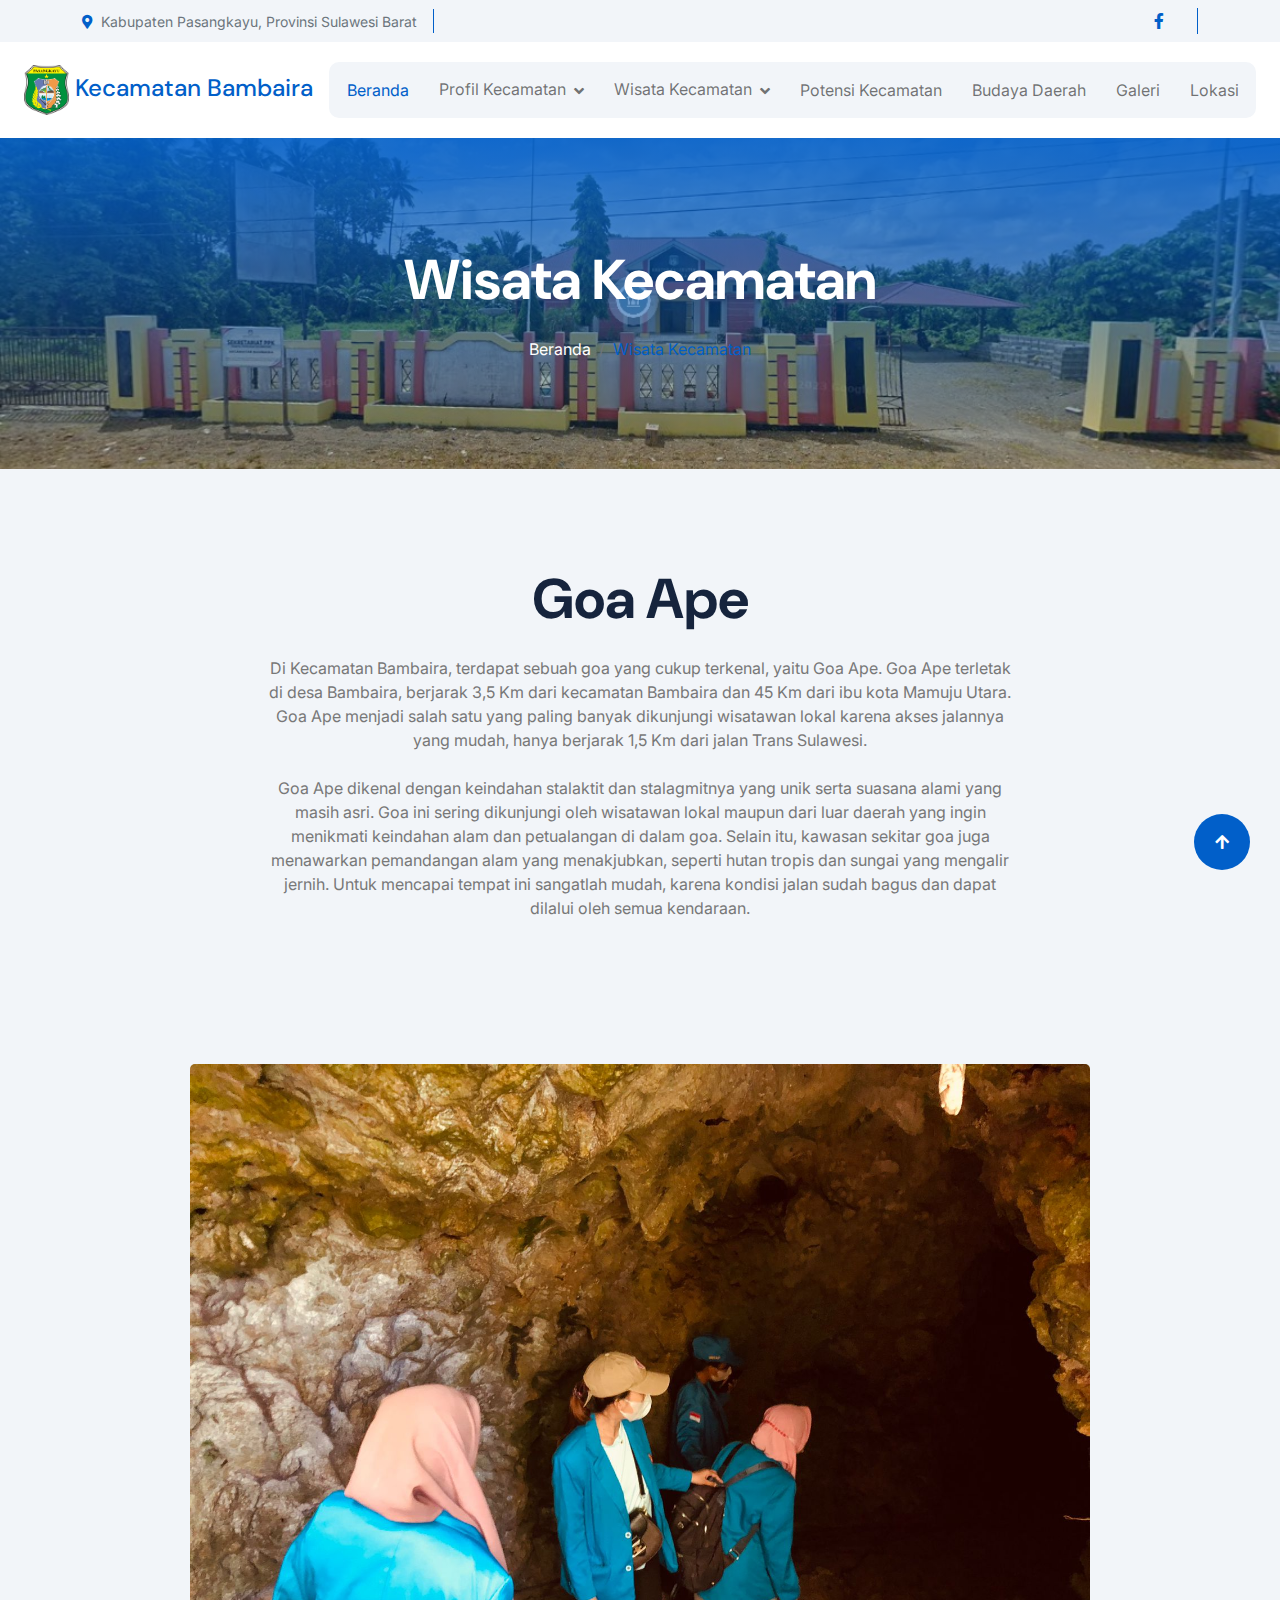
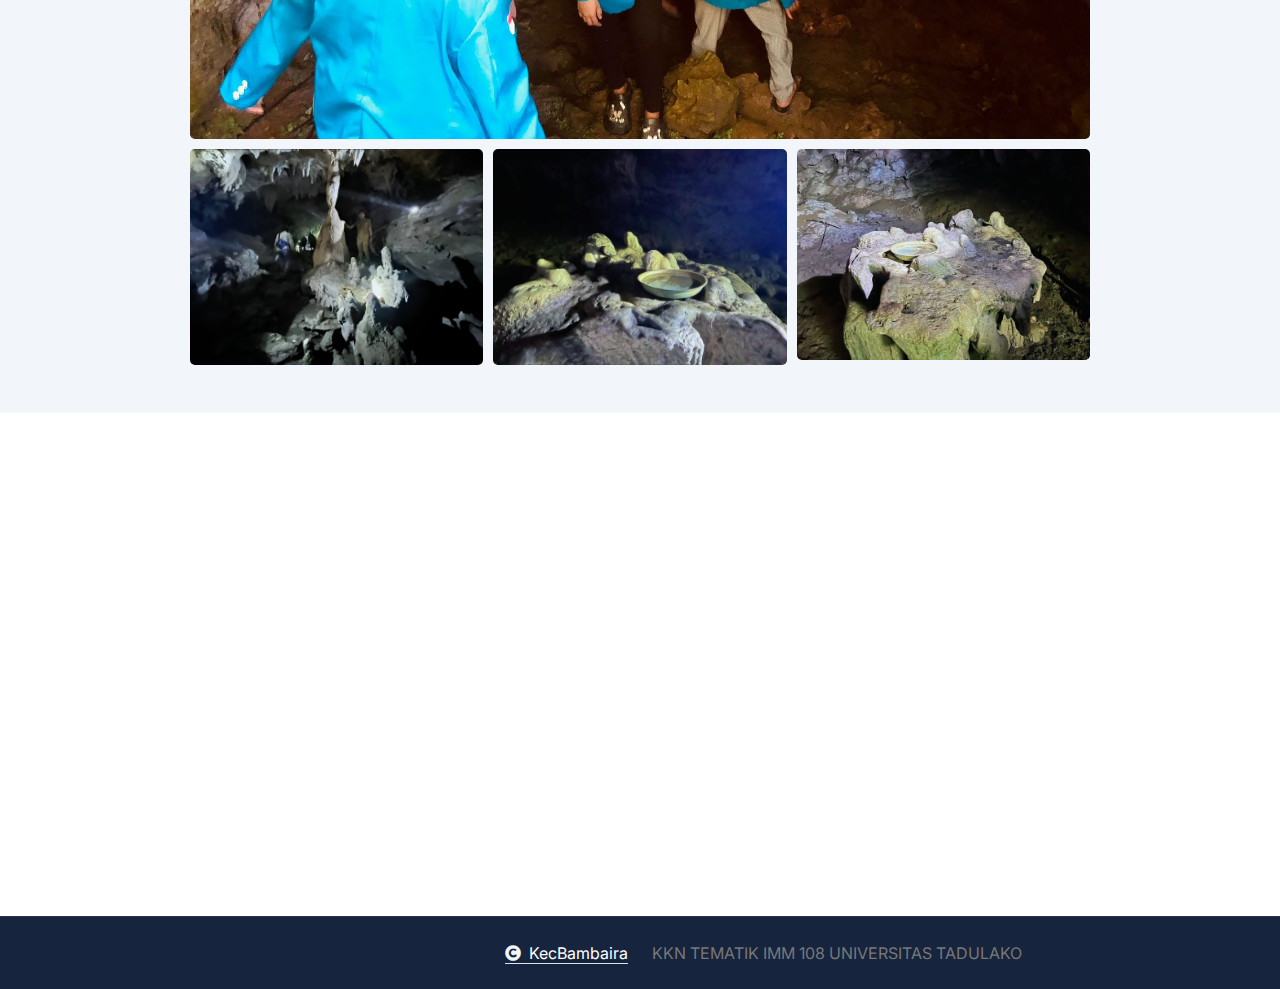
<file: goaape.html>
<!DOCTYPE html>
<html lang="en">

    <head>
        <meta charset="utf-8">
        <title>Website Kecamatan Bambaira</title>
        <meta content="width=device-width, initial-scale=1.0" name="viewport">
        <meta content="" name="keywords">
        <meta content="" name="description">

        <!-- Google Web Fonts -->
        <link rel="preconnect" href="https://fonts.googleapis.com">
        <link rel="preconnect" href="https://fonts.gstatic.com" crossorigin>
        <link href="https://fonts.googleapis.com/css2?family=DM+Sans:ital,opsz,wght@0,9..40,100..1000;1,9..40,100..1000&family=Inter:slnt,wght@-10..0,100..900&display=swap" rel="stylesheet">

        <!-- Icon Font Stylesheet -->
        <link rel="stylesheet" href="https://use.fontawesome.com/releases/v5.15.4/css/all.css"/>
        <link href="https://cdn.jsdelivr.net/npm/bootstrap-icons@1.4.1/font/bootstrap-icons.css" rel="stylesheet">

        <!-- Libraries Stylesheet -->
        <link rel="stylesheet" href="lib/animate/animate.min.css"/>
        <link href="lib/lightbox/css/lightbox.min.css" rel="stylesheet">
        <link href="lib/owlcarousel/assets/owl.carousel.min.css" rel="stylesheet">


        <!-- Customized Bootstrap Stylesheet -->
        <link href="css/bootstrap.min.css" rel="stylesheet">

        <!-- Template Stylesheet -->
        <link href="css/style.css" rel="stylesheet">
    </head>

    <body>

        <!-- Spinner Start -->
        <div id="spinner" class="show bg-white position-fixed translate-middle w-100 vh-100 top-50 start-50 d-flex align-items-center justify-content-center">
            <div class="spinner-border text-primary" style="width: 3rem; height: 3rem;" role="status">
                <span class="sr-only">Loading...</span>
            </div>
        </div>
        <!-- Spinner End -->

        <!-- Topbar Start -->
        <div class="container-fluid topbar px-0 px-lg-4 bg-light py-2 d-none d-lg-block">
            <div class="container">
                <div class="row gx-0 align-items-center">
                    <div class="col-lg-8 text-center text-lg-start mb-lg-0">
                        <div class="d-flex flex-wrap">
                            <div class="border-end border-primary pe-3">
                                <a href="#" class="text-muted small"><i class="fas fa-map-marker-alt text-primary me-2"></i>Kabupaten Pasangkayu, Provinsi Sulawesi Barat</a>
                            </div>
                        </div>
                    </div>
                    <div class="col-lg-4 text-center text-lg-end">
                        <div class="d-flex justify-content-end">
                            <div class="d-flex border-end border-primary pe-3">
                                <a class="btn p-0 text-primary me-3" href="https://www.facebook.com/profile.php?id=100089362689321&mibextid=ZbWKwL"><i class="fab fa-facebook-f"></i></a>
                            </div>
                        </div>
                    </div>
                </div>
            </div>
        </div>
        <!-- Topbar End -->

        <!-- Navbar & Hero Start -->
        <div class="container-fluid nav-bar px-0 px-lg-4 py-lg-0">
                <nav class="navbar navbar-expand-lg navbar-light"> 
                    <a href="#" class="navbar-brand p-0">
                        <h4 class="text-primary mb-0"><img src="Kabupaten_Pasangkayu.png" alt="Logo"></i> Kecamatan Bambaira</h4>
                    </a>
                    <button class="navbar-toggler" type="button" data-bs-toggle="collapse" data-bs-target="#navbarCollapse">
                        <span class="fa fa-bars"></span>
                    </button>
                    <div class="collapse navbar-collapse" id="navbarCollapse">
                        <div class="navbar-nav mx-0 mx-lg-auto">
                            <a href="index.html" class="nav-item nav-link active">Beranda</a>
                            <div class="nav-item dropdown">
                                <a href="#" class="nav-link" data-bs-toggle="dropdown">
                                    <span class="dropdown-toggle">Profil Kecamatan</span>
                                </a>
                                <div class="dropdown-menu">
                                    <a href="visimisi.html" class="dropdown-item">Visi & Misi</a>
                                    <a href="struktur Kecamatan.html" class="dropdown-item">Strukur Organisasi</a>
                                    <a href="pembagian wilayah.html" class="dropdown-item">Pembagian Wilayah</a>
                                    <a href="penduduk.html" class="dropdown-item">Penduduk</a>
                                    <a href="sosnkes.html" class="dropdown-item">Sosial dan Kesejahteraan Rakyat</a>
                                </div>
                            </div>
                            <div class="nav-item dropdown">
                                <a href="#" class="nav-link" data-bs-toggle="dropdown">
                                    <span class="dropdown-toggle">Wisata Kecamatan</span>
                                </a>
                                <div class="dropdown-menu">
                                    <a href="arterkn.html" class="dropdown-item">Air Terjun Kaluku Nangka</a>
                                    <a href="sbambatunu.html" class="dropdown-item">Sungai Bambatunu</a>
                                    <a href="artermt.html" class="dropdown-item">Air Terjun Matapangi</a>
                                    <a href="langibajo.html" class="dropdown-item">Langi' Bajo</a>
                                    <a href="goaape.html" class="dropdown-item">Goa Ape</a>
                                </div>
                            </div>
                            <a href="potensi.html" class="nav-item nav-link">Potensi Kecamatan</a>
                            <a href="budaya_d.html" class="nav-item nav-link">Budaya Daerah</a>
                            <a href="galeri.html" class="nav-item nav-link">Galeri</a>
                            <a href="contact.html" class="nav-item nav-link">Lokasi</a>
                        </div>
                    </div>
                </nav>
        </div>
        <!-- Navbar & Hero End -->


        <!-- Header Start -->
        <div class="container-fluid bg-breadcrumb">
            <div class="container text-center py-5" style="max-width: 900px;">
                <h4 class="text-white display-4 mb-4 wow fadeInDown" data-wow-delay="0.1s">Wisata Kecamatan</h4>
                <ol class="breadcrumb d-flex justify-content-center mb-0 wow fadeInDown" data-wow-delay="0.3s">
                    <li class="breadcrumb-item"><a href="index.html">Beranda</a></li>
                    <li class="breadcrumb-item active text-primary">Wisata Kecamatan</li>
                </ol>    
            </div>
        </div>
        <!-- Header End -->


        <!-- About Start -->
        <div class="container-fluid bg-light about py-5">
            <div class="container py-5">
                <div class="row g-5">
                    <div class="text-center mx-auto pb-5 wow fadeInUp" data-wow-delay="0.2s" style="max-width: 800px;">
                        <h1 class="display-4 mb-4">Goa Ape</h1>
                        <p class="mb-0">Di Kecamatan Bambaira, terdapat sebuah goa yang cukup terkenal, yaitu Goa Ape. Goa Ape terletak di desa Bambaira, berjarak 3,5 Km dari kecamatan Bambaira dan 45 Km dari ibu kota Mamuju Utara. Goa Ape menjadi salah satu yang paling banyak dikunjungi wisatawan lokal karena akses jalannya yang mudah, hanya berjarak 1,5 Km dari jalan Trans Sulawesi.
                        </p>
                        <br><p class="mb-0"> Goa Ape dikenal dengan keindahan stalaktit dan stalagmitnya yang unik serta suasana alami yang masih asri. Goa ini sering dikunjungi oleh wisatawan lokal maupun dari luar daerah yang ingin menikmati keindahan alam dan petualangan di dalam goa. Selain itu, kawasan sekitar goa juga menawarkan pemandangan alam yang menakjubkan, seperti hutan tropis dan sungai yang mengalir jernih. Untuk mencapai tempat ini sangatlah mudah, karena kondisi jalan sudah bagus dan dapat dilalui oleh semua kendaraan.
                        </p>
                    </div>
                </div>
            </div>
        </div>
        <!-- About End -->

        <!-- FAQs Start -->
        <div class="container-fluid faq-section bg-light pb-5">
            <div class="gallery">
                <div class="main-photo">
                    <img src="goa ape 1.jpeg" alt="Main Photo">
                </div>
                <div class="sub-photos">
                    <img src="goa ape 2.jpeg" alt="Sub Photo 1">
                    <img src="goa ape 3.jpeg" alt="Sub Photo 2">
                    <img src="goa ape 4.jpeg" alt="Sub Photo 3">
                </div>
            </div>
        </div>
        <!-- FAQs End -->

        <!-- Footer Start -->
        <div class="container-fluid footer py-5 wow fadeIn" data-wow-delay="0.2s">
            <div class="container py-5">
                <div class="row g-5">
                    <div class="col-xl-9">
                        <div class="mb-5">
                            <div class="row g-4">
                                <div class="col-md-6 col-lg-6 col-xl-5">
                                    <div class="footer-item">
                                        <a href="index.html" class="p-0">
                                            <h3 class="text-white"></i>Kecamatan Bambaira</h3>
                                            <!-- <img src="img/logo.png" alt="Logo"> -->
                                        </a>
                                        <p class="text-white mb-4">"Pelayanan CERIA" : Cepat, Efisien, Ramah, Inovasi, Amanah</p>
                                        <div class="footer-btn d-flex">
                                            <a class="btn btn-md-square rounded-circle me-3" href="https://www.facebook.com/profile.php?id=100089362689321&mibextid=ZbWKwL"><i class="fab fa-facebook-f"></i></a>
                                        </div>
                                    </div>
                                </div>
                                <div class="col-md-6 col-lg-6 col-xl-3">
                                    <div class="footer-item">
                                        <h4 class="text-white mb-4">Quick Links</h4>
                                        <a href="#"><i class="fas fa-angle-right me-2"></i> Profil</a>
                                        <a href="#"><i class="fas fa-angle-right me-2"></i> Wisata</a>
                                        <a href="potensi.html"><i class="fas fa-angle-right me-2"></i> Potensi</a>
                                        <a href="budaya_d.html"><i class="fas fa-angle-right me-2"></i> Budaya</a>
                                        <a href="galeri.html"><i class="fas fa-angle-right me-2"></i> Galeri</a>
                                        <a href="contact.html"><i class="fas fa-angle-right me-2"></i> Lokasi</a>
                                    </div>
                                </div>
                                <div class="col-md-6 col-lg-6 col-xl-4">
                                    <div class="footer-item">
                                        <div class="row g-3">
                                           <div class="col-4">
                                                <div class="footer-instagram rounded">
                                                    <img src="Kabupaten_Pasangkayu.png" class="img-fluid w-100" alt="">
                                                    <div class="footer-search-icon">
                                                        <a href="Kabupaten_Pasangkayu.png" data-lightbox="footerInstagram-2" class="my-auto"><i class="fas fa-link text-white"></i></a>
                                                    </div>
                                                </div>
                                           </div>
                                           <div class="col-4">
                                            <div class="footer-instagram rounded">
                                                <img src="sulbar.png" class="img-fluid w-100" alt="">
                                                <div class="footer-search-icon">
                                                    <a href="sulbar.png" data-lightbox="footerInstagram-3" class="my-auto"><i class="fas fa-link text-white"></i></a>
                                                </div>
                                            </div>
                                       </div>
                                        </div>
                                    </div>
                                </div>
                            </div>
                        </div>
                    </div>
                    
                    <div class="col-xl-3">
                        <div class="footer-item">
                            <div class="col-lg-6 col-xl-4">
                                <div class="d-flex">
                                    <div class="btn-xl-square bg-primary text-white rounded p-4 me-4">
                                        <i class="fas fa-map-marker-alt fa-2x"></i>
                                    </div>
                                    <div>
                                        <h4 class="text-white">Alamat</h4>
                                        <p class="mb-0">JL. TRANS SULAWESI BAMBAIRA, KODE POS 91571</p>
                                    </div>
                                </div>
                            </div>
                        </div>
                    </div>
                </div>
            </div>
        </div>
        <!-- Footer End -->
        
        <!-- Copyright Start -->
        <div class="container-fluid copyright py-4">
            <div class="container">
                <div class="row g-4 align-items-center">
                    <div class="col-md-6 text-center text-md-end mb-md-0">
                        <span class="text-body"><a href="#" class="border-bottom text-white"><i class="fas fa-copyright text-light me-2"></i>KecBambaira</a></span>
                    </div>
                    <div class="col-md-6 text-center text-md-start text-body">
                        <!--/*** This template is free as long as you keep the below author’s credit link/attribution link/backlink. ***/-->
                        <!--/*** If you'd like to use the template without the below author’s credit link/attribution link/backlink, ***/-->
                        <!--/*** you can purchase the Credit Removal License from "https://htmlcodex.com/credit-removal". ***/-->
                        KKN TEMATIK IMM 108 UNIVERSITAS TADULAKO
                    </div>
                </div>
            </div>
        </div>
        <!-- Copyright End -->


        <!-- Back to Top -->
        <a href="#" class="btn btn-primary btn-lg-square rounded-circle back-to-top"><i class="fa fa-arrow-up"></i></a>   

        
        <!-- JavaScript Libraries -->
        <script src="https://ajax.googleapis.com/ajax/libs/jquery/3.6.4/jquery.min.js"></script>
        <script src="https://cdn.jsdelivr.net/npm/bootstrap@5.0.0/dist/js/bootstrap.bundle.min.js"></script>
        <script src="lib/wow/wow.min.js"></script>
        <script src="lib/easing/easing.min.js"></script>
        <script src="lib/waypoints/waypoints.min.js"></script>
        <script src="lib/counterup/counterup.min.js"></script>
        <script src="lib/lightbox/js/lightbox.min.js"></script>
        <script src="lib/owlcarousel/owl.carousel.min.js"></script>
        

        <!-- Template Javascript -->
        <script src="js/main.js"></script>
    </body>

</html>
</file>
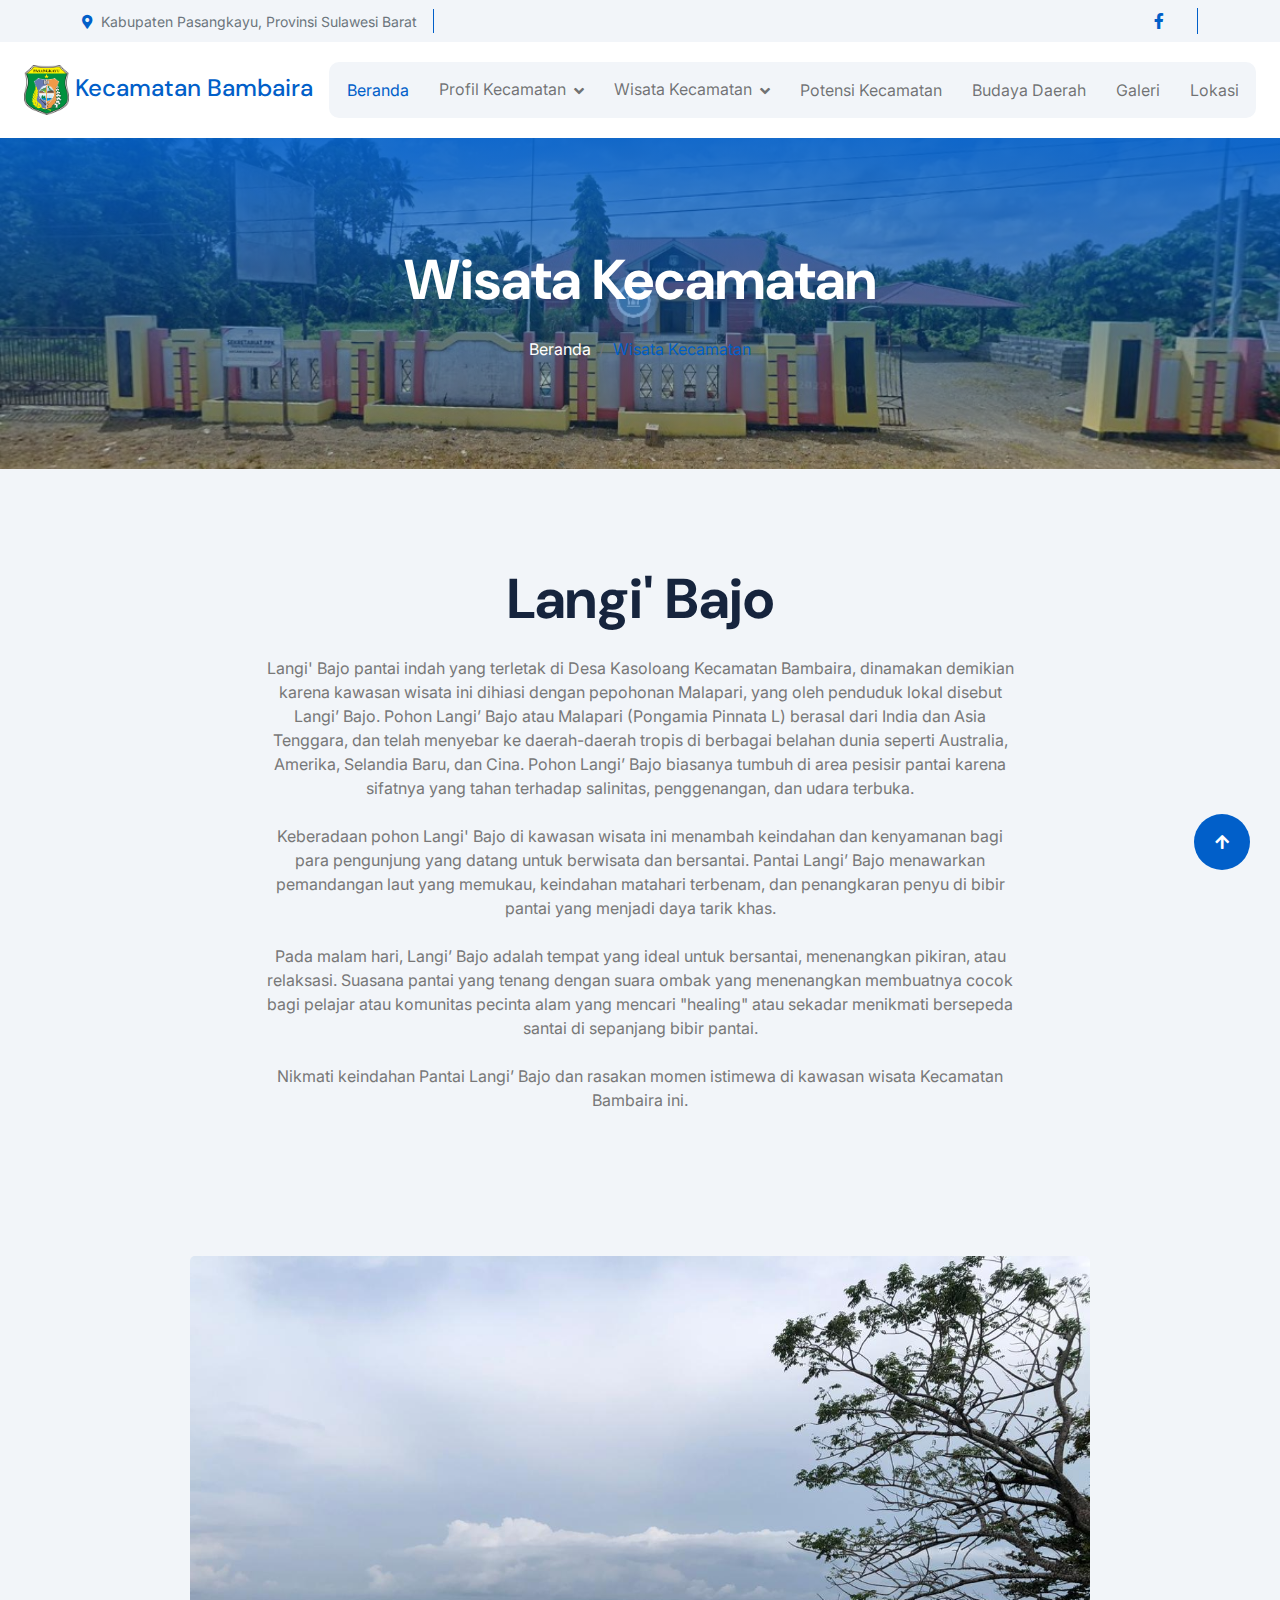
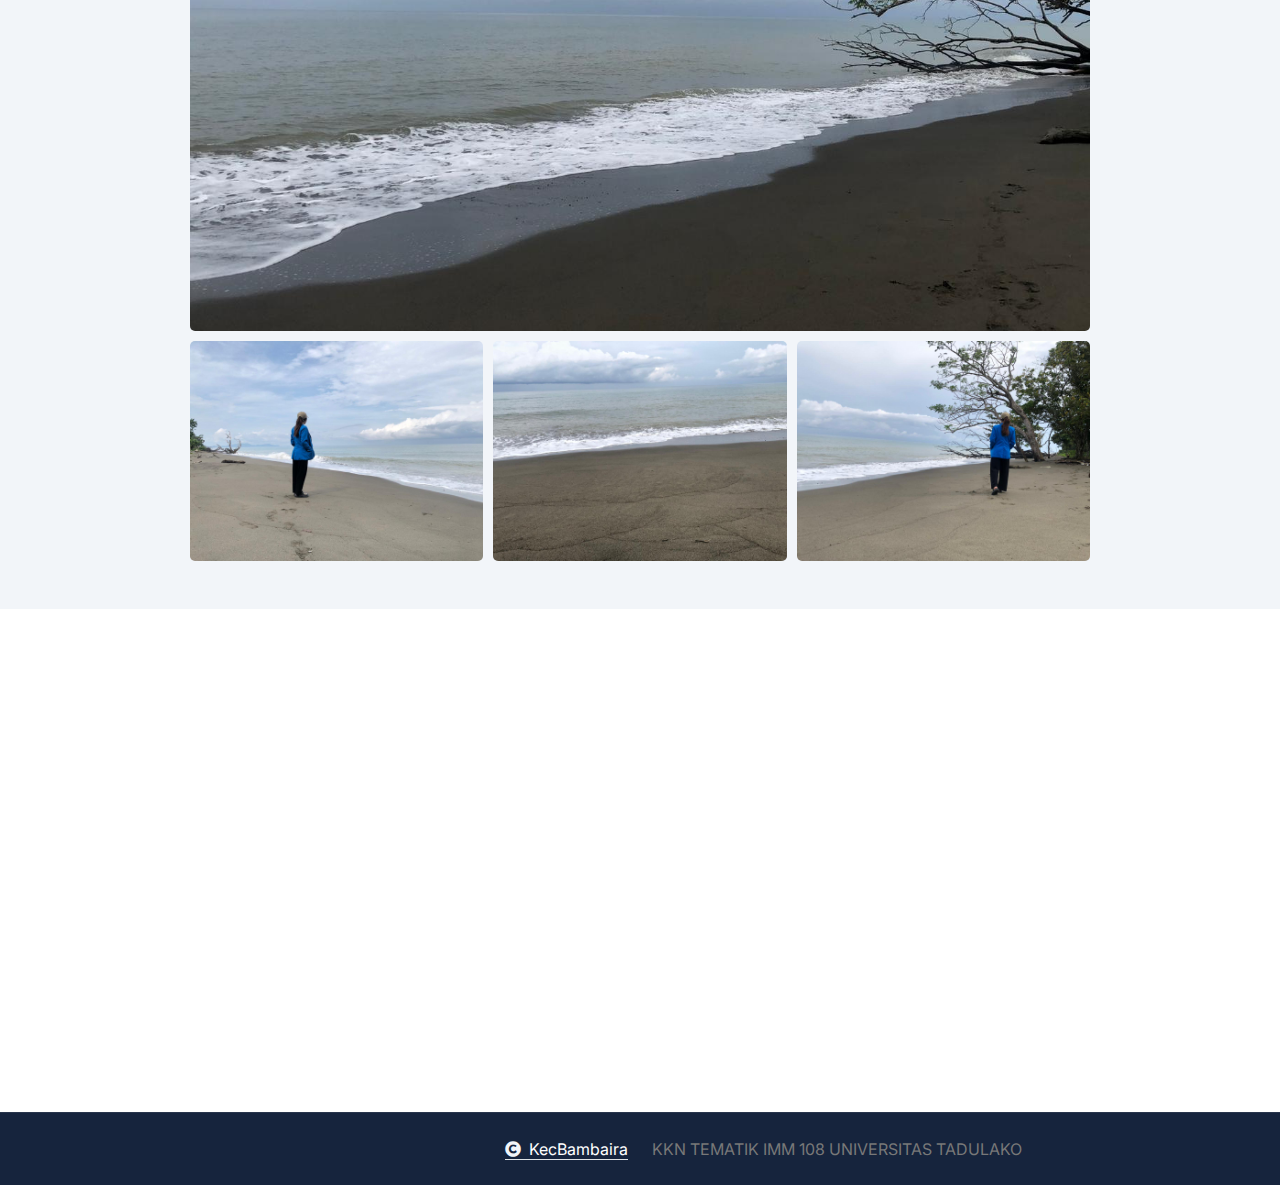
<file: langibajo.html>
<!DOCTYPE html>
<html lang="en">

    <head>
        <meta charset="utf-8">
        <title>Website Kecamatan Bambaira</title>
        <meta content="width=device-width, initial-scale=1.0" name="viewport">
        <meta content="" name="keywords">
        <meta content="" name="description">

        <!-- Google Web Fonts -->
        <link rel="preconnect" href="https://fonts.googleapis.com">
        <link rel="preconnect" href="https://fonts.gstatic.com" crossorigin>
        <link href="https://fonts.googleapis.com/css2?family=DM+Sans:ital,opsz,wght@0,9..40,100..1000;1,9..40,100..1000&family=Inter:slnt,wght@-10..0,100..900&display=swap" rel="stylesheet">

        <!-- Icon Font Stylesheet -->
        <link rel="stylesheet" href="https://use.fontawesome.com/releases/v5.15.4/css/all.css"/>
        <link href="https://cdn.jsdelivr.net/npm/bootstrap-icons@1.4.1/font/bootstrap-icons.css" rel="stylesheet">

        <!-- Libraries Stylesheet -->
        <link rel="stylesheet" href="lib/animate/animate.min.css"/>
        <link href="lib/lightbox/css/lightbox.min.css" rel="stylesheet">
        <link href="lib/owlcarousel/assets/owl.carousel.min.css" rel="stylesheet">


        <!-- Customized Bootstrap Stylesheet -->
        <link href="css/bootstrap.min.css" rel="stylesheet">

        <!-- Template Stylesheet -->
        <link href="css/style.css" rel="stylesheet">
    </head>

    <body>

        <!-- Spinner Start -->
        <div id="spinner" class="show bg-white position-fixed translate-middle w-100 vh-100 top-50 start-50 d-flex align-items-center justify-content-center">
            <div class="spinner-border text-primary" style="width: 3rem; height: 3rem;" role="status">
                <span class="sr-only">Loading...</span>
            </div>
        </div>
        <!-- Spinner End -->

        <!-- Topbar Start -->
        <div class="container-fluid topbar px-0 px-lg-4 bg-light py-2 d-none d-lg-block">
            <div class="container">
                <div class="row gx-0 align-items-center">
                    <div class="col-lg-8 text-center text-lg-start mb-lg-0">
                        <div class="d-flex flex-wrap">
                            <div class="border-end border-primary pe-3">
                                <a href="#" class="text-muted small"><i class="fas fa-map-marker-alt text-primary me-2"></i>Kabupaten Pasangkayu, Provinsi Sulawesi Barat</a>
                            </div>
                        </div>
                    </div>
                    <div class="col-lg-4 text-center text-lg-end">
                        <div class="d-flex justify-content-end">
                            <div class="d-flex border-end border-primary pe-3">
                                <a class="btn p-0 text-primary me-3" href="https://www.facebook.com/profile.php?id=100089362689321&mibextid=ZbWKwL"><i class="fab fa-facebook-f"></i></a>
                            </div>
                        </div>
                    </div>
                </div>
            </div>
        </div>
        <!-- Topbar End -->

        <!-- Navbar & Hero Start -->
        <div class="container-fluid nav-bar px-0 px-lg-4 py-lg-0">
                <nav class="navbar navbar-expand-lg navbar-light"> 
                    <a href="#" class="navbar-brand p-0">
                        <h4 class="text-primary mb-0"><img src="Kabupaten_Pasangkayu.png" alt="Logo"></i> Kecamatan Bambaira</h4>
                    </a>
                    <button class="navbar-toggler" type="button" data-bs-toggle="collapse" data-bs-target="#navbarCollapse">
                        <span class="fa fa-bars"></span>
                    </button>
                    <div class="collapse navbar-collapse" id="navbarCollapse">
                        <div class="navbar-nav mx-0 mx-lg-auto">
                            <a href="index.html" class="nav-item nav-link active">Beranda</a>
                            <div class="nav-item dropdown">
                                <a href="#" class="nav-link" data-bs-toggle="dropdown">
                                    <span class="dropdown-toggle">Profil Kecamatan</span>
                                </a>
                                <div class="dropdown-menu">
                                    <a href="visimisi.html" class="dropdown-item">Visi & Misi</a>
                                    <a href="struktur Kecamatan.html" class="dropdown-item">Strukur Organisasi</a>
                                    <a href="pembagian wilayah.html" class="dropdown-item">Pembagian Wilayah</a>
                                    <a href="penduduk.html" class="dropdown-item">Penduduk</a>
                                    <a href="sosnkes.html" class="dropdown-item">Sosial dan Kesejahteraan Rakyat</a>
                                </div>
                            </div>
                            <div class="nav-item dropdown">
                                <a href="#" class="nav-link" data-bs-toggle="dropdown">
                                    <span class="dropdown-toggle">Wisata Kecamatan</span>
                                </a>
                                <div class="dropdown-menu">
                                    <a href="arterkn.html" class="dropdown-item">Air Terjun Kaluku Nangka</a>
                                    <a href="sbambatunu.html" class="dropdown-item">Sungai Bambatunu</a>
                                    <a href="artermt.html" class="dropdown-item">Air Terjun Matapangi</a>
                                    <a href="langibajo.html" class="dropdown-item">Langi' Bajo</a>
                                    <a href="goaape.html" class="dropdown-item">Goa Ape</a>
                                </div>
                            </div>
                            <a href="potensi.html" class="nav-item nav-link">Potensi Kecamatan</a>
                            <a href="budaya_d.html" class="nav-item nav-link">Budaya Daerah</a>
                            <a href="galeri.html" class="nav-item nav-link">Galeri</a>
                            <a href="contact.html" class="nav-item nav-link">Lokasi</a>
                        </div>
                    </div>
                </nav>
        </div>
        <!-- Navbar & Hero End -->


        <!-- Header Start -->
        <div class="container-fluid bg-breadcrumb">
            <div class="container text-center py-5" style="max-width: 900px;">
                <h4 class="text-white display-4 mb-4 wow fadeInDown" data-wow-delay="0.1s">Wisata Kecamatan</h4>
                <ol class="breadcrumb d-flex justify-content-center mb-0 wow fadeInDown" data-wow-delay="0.3s">
                    <li class="breadcrumb-item"><a href="index.html">Beranda</a></li>
                    <li class="breadcrumb-item active text-primary">Wisata Kecamatan</li>
                </ol>    
            </div>
        </div>
        <!-- Header End -->


        <!-- About Start -->
        <div class="container-fluid bg-light about py-5">
            <div class="container py-5">
                <div class="row g-5">
                    <div class="text-center mx-auto pb-5 wow fadeInUp" data-wow-delay="0.2s" style="max-width: 800px;">
                        <h1 class="display-4 mb-4">Langi' Bajo</h1>
                        <p class="mb-0">Langi' Bajo pantai indah yang terletak di Desa Kasoloang Kecamatan Bambaira, dinamakan demikian karena kawasan wisata ini dihiasi dengan pepohonan Malapari, yang oleh penduduk lokal disebut Langi’ Bajo. Pohon Langi’ Bajo atau Malapari (Pongamia Pinnata L) berasal dari India dan Asia Tenggara, dan telah menyebar ke daerah-daerah tropis di berbagai belahan dunia seperti Australia, Amerika, Selandia Baru, dan Cina. Pohon Langi’ Bajo biasanya tumbuh di area pesisir pantai karena sifatnya yang tahan terhadap salinitas, penggenangan, dan udara terbuka.
                        </p>
                        <br><p class="mb-0"> Keberadaan pohon Langi' Bajo di kawasan wisata ini menambah keindahan dan kenyamanan bagi para pengunjung yang datang untuk berwisata dan bersantai. Pantai Langi’ Bajo menawarkan pemandangan laut yang memukau, keindahan matahari terbenam, dan penangkaran penyu di bibir pantai yang menjadi daya tarik khas.
                        </p>
                        <br><p class="mb-0"> Pada malam hari, Langi’ Bajo adalah tempat yang ideal untuk bersantai, menenangkan pikiran, atau relaksasi. Suasana pantai yang tenang dengan suara ombak yang menenangkan membuatnya cocok bagi pelajar atau komunitas pecinta alam yang mencari "healing" atau sekadar menikmati bersepeda santai di sepanjang bibir pantai.
                        </p>
                        <br><p class="mb-0"> Nikmati keindahan Pantai Langi’ Bajo dan rasakan momen istimewa di kawasan wisata Kecamatan Bambaira ini.
                        </p>
                    </div>
                </div>
            </div>
        </div>
        <!-- About End -->

        <!-- FAQs Start -->
        <div class="container-fluid faq-section bg-light pb-5">
            <div class="gallery">
                <div class="main-photo">
                    <img src="langi bajo 1.jpeg" alt="Main Photo">
                </div>
                <div class="sub-photos">
                    <img src="langi bajo 2.jpeg" alt="Sub Photo 1">
                    <img src="langi bajo 3.jpeg" alt="Sub Photo 2">
                    <img src="langi bajo 4.jpeg" alt="Sub Photo 3">
                </div>
            </div>
        </div>
        <!-- FAQs End -->

        <!-- Footer Start -->
        <div class="container-fluid footer py-5 wow fadeIn" data-wow-delay="0.2s">
            <div class="container py-5">
                <div class="row g-5">
                    <div class="col-xl-9">
                        <div class="mb-5">
                            <div class="row g-4">
                                <div class="col-md-6 col-lg-6 col-xl-5">
                                    <div class="footer-item">
                                        <a href="index.html" class="p-0">
                                            <h3 class="text-white"></i>Kecamatan Bambaira</h3>
                                            <!-- <img src="img/logo.png" alt="Logo"> -->
                                        </a>
                                        <p class="text-white mb-4">"Pelayanan CERIA" : Cepat, Efisien, Ramah, Inovasi, Amanah</p>
                                        <div class="footer-btn d-flex">
                                            <a class="btn btn-md-square rounded-circle me-3" href="https://www.facebook.com/profile.php?id=100089362689321&mibextid=ZbWKwL"><i class="fab fa-facebook-f"></i></a>
                                        </div>
                                    </div>
                                </div>
                                <div class="col-md-6 col-lg-6 col-xl-3">
                                    <div class="footer-item">
                                        <h4 class="text-white mb-4">Quick Links</h4>
                                        <a href="#"><i class="fas fa-angle-right me-2"></i> Profil</a>
                                        <a href="#"><i class="fas fa-angle-right me-2"></i> Wisata</a>
                                        <a href="potensi.html"><i class="fas fa-angle-right me-2"></i> Potensi</a>
                                        <a href="budaya_d.html"><i class="fas fa-angle-right me-2"></i> Budaya</a>
                                        <a href="galeri.html"><i class="fas fa-angle-right me-2"></i> Galeri</a>
                                        <a href="contact.html"><i class="fas fa-angle-right me-2"></i> Lokasi</a>
                                    </div>
                                </div>
                                <div class="col-md-6 col-lg-6 col-xl-4">
                                    <div class="footer-item">
                                        <div class="row g-3">
                                           <div class="col-4">
                                                <div class="footer-instagram rounded">
                                                    <img src="Kabupaten_Pasangkayu.png" class="img-fluid w-100" alt="">
                                                    <div class="footer-search-icon">
                                                        <a href="Kabupaten_Pasangkayu.png" data-lightbox="footerInstagram-2" class="my-auto"><i class="fas fa-link text-white"></i></a>
                                                    </div>
                                                </div>
                                           </div>
                                           <div class="col-4">
                                            <div class="footer-instagram rounded">
                                                <img src="sulbar.png" class="img-fluid w-100" alt="">
                                                <div class="footer-search-icon">
                                                    <a href="sulbar.png" data-lightbox="footerInstagram-3" class="my-auto"><i class="fas fa-link text-white"></i></a>
                                                </div>
                                            </div>
                                       </div>
                                        </div>
                                    </div>
                                </div>
                            </div>
                        </div>
                    </div>
                    
                    <div class="col-xl-3">
                        <div class="footer-item">
                            <div class="col-lg-6 col-xl-4">
                                <div class="d-flex">
                                    <div class="btn-xl-square bg-primary text-white rounded p-4 me-4">
                                        <i class="fas fa-map-marker-alt fa-2x"></i>
                                    </div>
                                    <div>
                                        <h4 class="text-white">Alamat</h4>
                                        <p class="mb-0">JL. TRANS SULAWESI BAMBAIRA, KODE POS 91571</p>
                                    </div>
                                </div>
                            </div>
                        </div>
                    </div>
                </div>
            </div>
        </div>
        <!-- Footer End -->
        
        <!-- Copyright Start -->
        <div class="container-fluid copyright py-4">
            <div class="container">
                <div class="row g-4 align-items-center">
                    <div class="col-md-6 text-center text-md-end mb-md-0">
                        <span class="text-body"><a href="#" class="border-bottom text-white"><i class="fas fa-copyright text-light me-2"></i>KecBambaira</a></span>
                    </div>
                    <div class="col-md-6 text-center text-md-start text-body">
                        <!--/*** This template is free as long as you keep the below author’s credit link/attribution link/backlink. ***/-->
                        <!--/*** If you'd like to use the template without the below author’s credit link/attribution link/backlink, ***/-->
                        <!--/*** you can purchase the Credit Removal License from "https://htmlcodex.com/credit-removal". ***/-->
                        KKN TEMATIK IMM 108 UNIVERSITAS TADULAKO
                    </div>
                </div>
            </div>
        </div>
        <!-- Copyright End -->


        <!-- Back to Top -->
        <a href="#" class="btn btn-primary btn-lg-square rounded-circle back-to-top"><i class="fa fa-arrow-up"></i></a>   

        
        <!-- JavaScript Libraries -->
        <script src="https://ajax.googleapis.com/ajax/libs/jquery/3.6.4/jquery.min.js"></script>
        <script src="https://cdn.jsdelivr.net/npm/bootstrap@5.0.0/dist/js/bootstrap.bundle.min.js"></script>
        <script src="lib/wow/wow.min.js"></script>
        <script src="lib/easing/easing.min.js"></script>
        <script src="lib/waypoints/waypoints.min.js"></script>
        <script src="lib/counterup/counterup.min.js"></script>
        <script src="lib/lightbox/js/lightbox.min.js"></script>
        <script src="lib/owlcarousel/owl.carousel.min.js"></script>
        

        <!-- Template Javascript -->
        <script src="js/main.js"></script>
    </body>

</html>
</file>
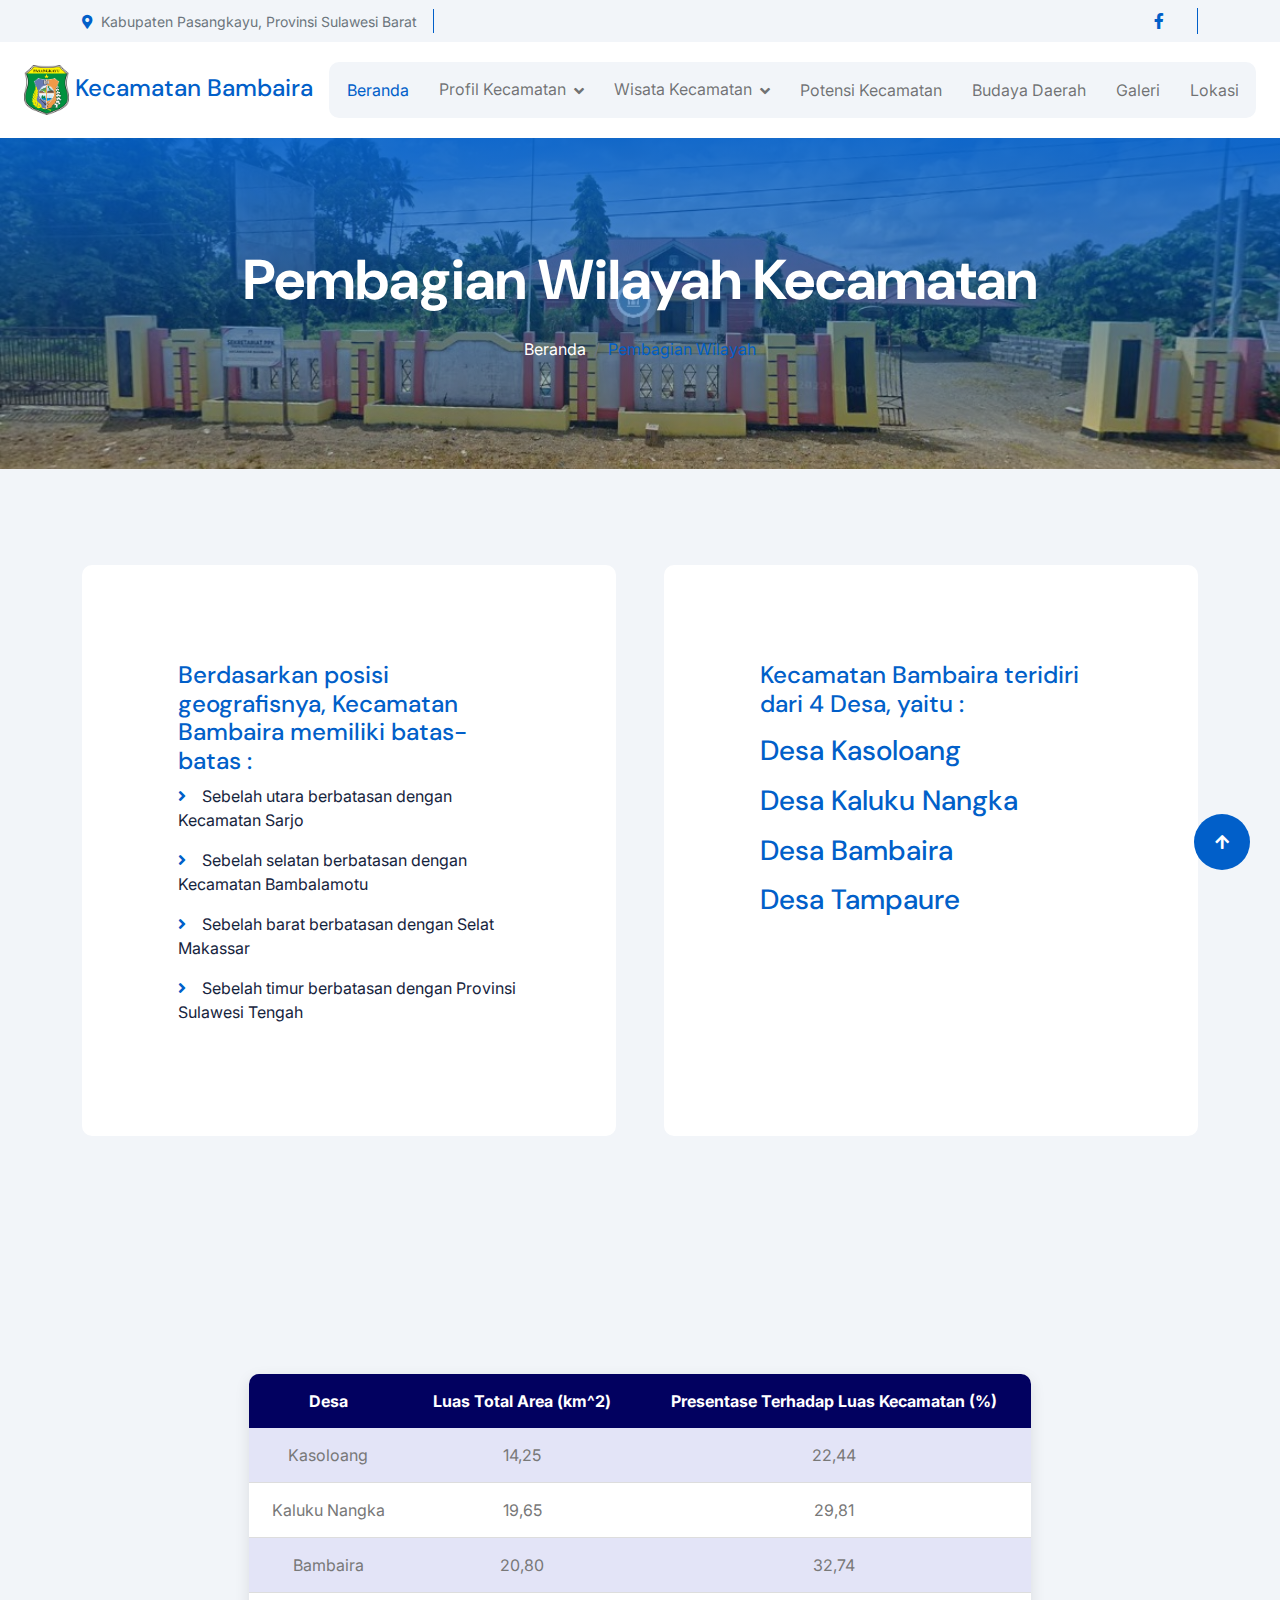
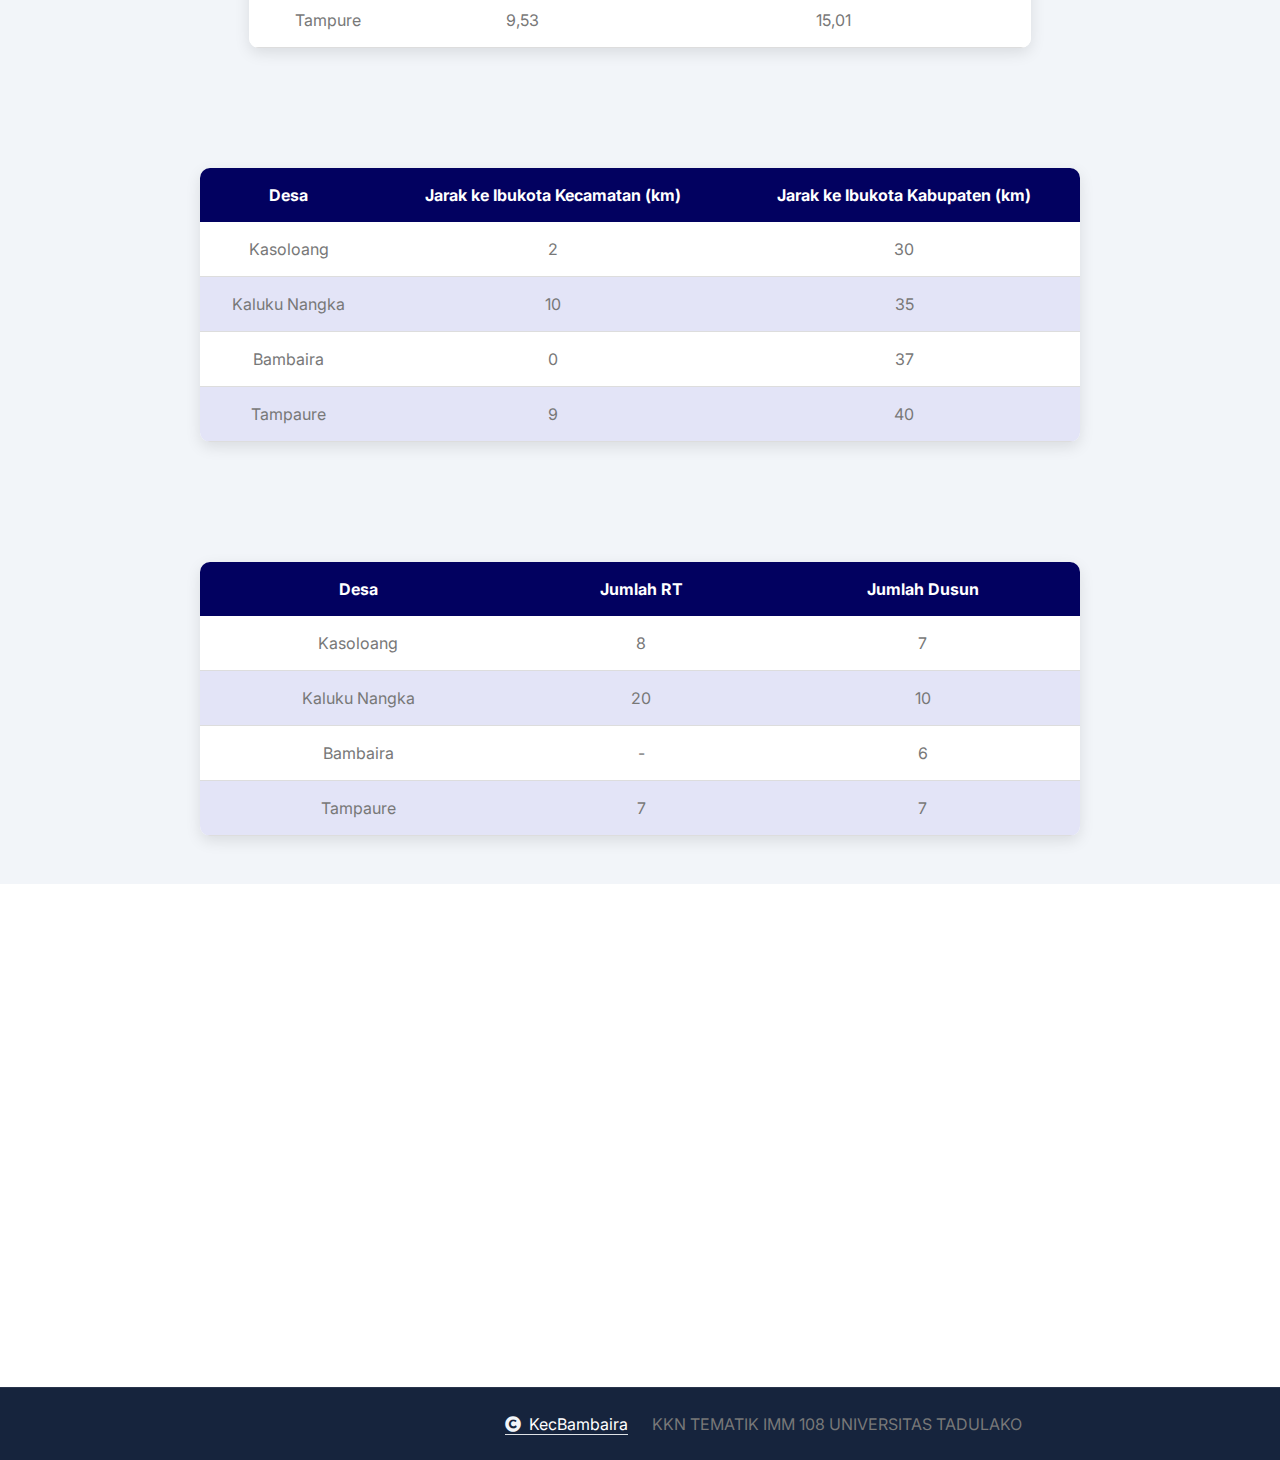
<file: pembagian wilayah.html>
<!DOCTYPE html>
<html lang="en">

    <head>
        <meta charset="utf-8">
        <title>Website Kecamatan Bambaira</title>
        <meta content="width=device-width, initial-scale=1.0" name="viewport">
        <meta content="" name="keywords">
        <meta content="" name="description">

        <!-- Google Web Fonts -->
        <link rel="preconnect" href="https://fonts.googleapis.com">
        <link rel="preconnect" href="https://fonts.gstatic.com" crossorigin>
        <link href="https://fonts.googleapis.com/css2?family=DM+Sans:ital,opsz,wght@0,9..40,100..1000;1,9..40,100..1000&family=Inter:slnt,wght@-10..0,100..900&display=swap" rel="stylesheet">

        <!-- Icon Font Stylesheet -->
        <link rel="stylesheet" href="https://use.fontawesome.com/releases/v5.15.4/css/all.css"/>
        <link href="https://cdn.jsdelivr.net/npm/bootstrap-icons@1.4.1/font/bootstrap-icons.css" rel="stylesheet">

        <!-- Libraries Stylesheet -->
        <link rel="stylesheet" href="lib/animate/animate.min.css"/>
        <link href="lib/lightbox/css/lightbox.min.css" rel="stylesheet">
        <link href="lib/owlcarousel/assets/owl.carousel.min.css" rel="stylesheet">


        <!-- Customized Bootstrap Stylesheet -->
        <link href="css/bootstrap.min.css" rel="stylesheet">

        <!-- Template Stylesheet -->
        <link href="css/style.css" rel="stylesheet">
    </head>

    <body>

        <!-- Spinner Start -->
        <div id="spinner" class="show bg-white position-fixed translate-middle w-100 vh-100 top-50 start-50 d-flex align-items-center justify-content-center">
            <div class="spinner-border text-primary" style="width: 3rem; height: 3rem;" role="status">
                <span class="sr-only">Loading...</span>
            </div>
        </div>
        <!-- Spinner End -->

        <!-- Topbar Start -->
        <div class="container-fluid topbar px-0 px-lg-4 bg-light py-2 d-none d-lg-block">
            <div class="container">
                <div class="row gx-0 align-items-center">
                    <div class="col-lg-8 text-center text-lg-start mb-lg-0">
                        <div class="d-flex flex-wrap">
                            <div class="border-end border-primary pe-3">
                                <a href="#" class="text-muted small"><i class="fas fa-map-marker-alt text-primary me-2"></i>Kabupaten Pasangkayu, Provinsi Sulawesi Barat</a>
                            </div>
                        </div>
                    </div>
                    <div class="col-lg-4 text-center text-lg-end">
                        <div class="d-flex justify-content-end">
                            <div class="d-flex border-end border-primary pe-3">
                                <a class="btn p-0 text-primary me-3" href="https://www.facebook.com/profile.php?id=100089362689321&mibextid=ZbWKwL"><i class="fab fa-facebook-f"></i></a>
                            </div>
                        </div>
                    </div>
                </div>
            </div>
        </div>
        <!-- Topbar End -->

        <!-- Navbar & Hero Start -->
        <div class="container-fluid nav-bar px-0 px-lg-4 py-lg-0">
                <nav class="navbar navbar-expand-lg navbar-light"> 
                    <a href="#" class="navbar-brand p-0">
                        <h4 class="text-primary mb-0"><img src="Kabupaten_Pasangkayu.png" alt="Logo"></i> Kecamatan Bambaira</h4>
                    </a>
                    <button class="navbar-toggler" type="button" data-bs-toggle="collapse" data-bs-target="#navbarCollapse">
                        <span class="fa fa-bars"></span>
                    </button>
                    <div class="collapse navbar-collapse" id="navbarCollapse">
                        <div class="navbar-nav mx-0 mx-lg-auto">
                            <a href="index.html" class="nav-item nav-link active">Beranda</a>
                            <div class="nav-item dropdown">
                                <a href="#" class="nav-link" data-bs-toggle="dropdown">
                                    <span class="dropdown-toggle">Profil Kecamatan</span>
                                </a>
                                <div class="dropdown-menu">
                                    <a href="visimisi.html" class="dropdown-item">Visi & Misi</a>
                                    <a href="struktur Kecamatan.html" class="dropdown-item">Strukur Organisasi</a>
                                    <a href="pembagian wilayah.html" class="dropdown-item">Pembagian Wilayah</a>
                                    <a href="penduduk.html" class="dropdown-item">Penduduk</a>
                                    <a href="sosnkes.html" class="dropdown-item">Sosial dan Kesejahteraan Rakyat</a>
                                </div>
                            </div>
                            <div class="nav-item dropdown">
                                <a href="#" class="nav-link" data-bs-toggle="dropdown">
                                    <span class="dropdown-toggle">Wisata Kecamatan</span>
                                </a>
                                <div class="dropdown-menu">
                                    <a href="arterkn.html" class="dropdown-item">Air Terjun Kaluku Nangka</a>
                                    <a href="sbambatunu.html" class="dropdown-item">Sungai Bambatunu</a>
                                    <a href="artermt.html" class="dropdown-item">Air Terjun Matapangi</a>
                                    <a href="langibajo.html" class="dropdown-item">Langi' Bajo</a>
                                    <a href="goaape.html" class="dropdown-item">Goa Ape</a>
                                </div>
                            </div>
                            <a href="potensi.html" class="nav-item nav-link">Potensi Kecamatan</a>
                            <a href="budaya_d.html" class="nav-item nav-link">Budaya Daerah</a>
                            <a href="galeri.html" class="nav-item nav-link">Galeri</a>
                            <a href="contact.html" class="nav-item nav-link">Lokasi</a>
                        </div>
                    </div>
                </nav>
        </div>
        <!-- Navbar & Hero End -->


        <!-- Header Start -->
        <div class="container-fluid bg-breadcrumb">
            <div class="container text-center py-5" style="max-width: 900px;">
                <h4 class="text-white display-4 mb-4 wow fadeInDown" data-wow-delay="0.1s">Pembagian Wilayah Kecamatan</h4>
                <ol class="breadcrumb d-flex justify-content-center mb-0 wow fadeInDown" data-wow-delay="0.3s">
                    <li class="breadcrumb-item"><a href="index.html">Beranda</a></li>
                    <li class="breadcrumb-item active text-primary">Pembagian Wilayah</li>
                </ol>    
            </div>
        </div>
        <!-- Header End -->


        <!-- About Start -->
        <div class="container-fluid bg-light about py-5">
            <div class="container py-5">
                <div class="row g-5">
                    <div class="col-xl-6 wow fadeInLeft" data-wow-delay="0.2s">
                        <div class="bg-white rounded p-5 h-100">
                        <div class="about-item-content bg-white rounded p-5 h-100">
                            <h4 class="text-primary">Berdasarkan posisi geografisnya, Kecamatan Bambaira memiliki batas-batas :</h4>
                            <p class="text-dark"><i class="fa fa-angle-right text-primary me-3"></i>Sebelah utara berbatasan dengan Kecamatan Sarjo</p>
                            <p class="text-dark"><i class="fa fa-angle-right text-primary me-3"></i>Sebelah selatan berbatasan dengan Kecamatan Bambalamotu</p>
                            <p class="text-dark"><i class="fa fa-angle-right text-primary me-3"></i>Sebelah barat berbatasan dengan Selat Makassar</p>
                            <p class="text-dark"><i class="fa fa-angle-right text-primary me-3"></i>Sebelah timur berbatasan dengan Provinsi Sulawesi Tengah</p>
                        </div>
                    </div>
                    </div>
                    <div class="col-xl-6 wow fadeInRight" data-wow-delay="0.2s">
                        <div class="bg-white rounded p-5 h-100">
                            <div class="about-item-content bg-white rounded p-5 h-100">
                                <h4 class="text-primary">Kecamatan Bambaira teridiri dari 4 Desa, yaitu :</h4>
                                <p class="text-dark"><a href="https://wisatadesakasoloang.github.io/" target="_blank"><h3>Desa Kasoloang</h3></a> </p>
                                <p class="text-dark"><a href="https://enisanila.github.io/Desa-Kaluku-Nangka/struktur.html" target="_blank"><h3>Desa Kaluku Nangka</h3></a></p>
                                <p class="text-dark"><a href="https://wisatadesabambaira.github.io/" target="_blank"><h3>Desa Bambaira</h3></a></p>
                                <p class="text-dark"><a href="https://wisatadesatampaure.github.io/" target="_blank"><h3>Desa Tampaure</h3></a></p>
                            </div>
                        </div>
                    </div>
                </div>
            </div>
        </div>
        <!-- About End -->


        <!-- Feature Start -->
        <div class="container-fluid feature bg-light pb-5">
            <div class="container pb-5">
                <div class="text-center mx-auto pb-5 wow fadeInUp" data-wow-delay="0.2s" style="max-width: 800px;">
                    <h4 class="text-primary">Kecamatan Bambaira sendiri memiliki luas daerah sekitar 64,84 Km^2. Adapun luas daerah menurut Desa/Kelurahan di Kecamatan Bambaira yaitu sebagai berikut:</h4>
                </div>
                <div class="table-container">
                    <table>
                        <tr>
                            <th>Desa</th>
                            <th>Luas Total Area (km^2)</th>
                            <th>Presentase Terhadap Luas Kecamatan (%)</th>
                        </tr>
                        <tr>
                            <td>Kasoloang</td>
                            <td>14,25</td>
                            <td>22,44</td>
                        </tr>
                        <tr>
                            <td>Kaluku Nangka</td>
                            <td>19,65</td>
                            <td>29,81</td>
                        </tr>
                        <tr>
                            <td>Bambaira</td>
                            <td>20,80</td>
                            <td>32,74</td>
                        </tr>
                        <tr>
                            <td>Tampure</td>
                            <td>9,53</td>
                            <td>15,01</td>
                        </tr>
                    </table>
                </div>
                </div>
                <div class="text-center mx-auto pb-5 wow fadeInUp" data-wow-delay="0.2s" style="max-width: 800px;">
                    <p class="mb-0">Jarak ke Ibukota Kecamatan dan Kabupaten
                    </p>
                </div>
                <div class="table-container">
                    <table>
                        <thead style="justify-content: center;">
                            <tr>
                                <th>Desa</th>
                                <th>Jarak ke Ibukota Kecamatan (km)</th>
                                <th>Jarak ke Ibukota Kabupaten (km)</th>
                            </tr>
                        </thead>
                        <tbody>
                            <tr>
                                <td>Kasoloang</td>
                                <td>2</td>
                                <td>30</td>
                            </tr>
                            <tr>
                                <td>Kaluku Nangka</td>
                                <td>10</td>
                                <td>35</td>
                            </tr>
                            <tr>
                                <td>Bambaira</td>
                                <td>0</td>
                                <td>37</td>
                            </tr>
                            <tr>
                                <td>Tampaure</td>
                                <td>9</td>
                                <td>40</td>
                            </tr>
                        </tbody>
                    </table>
                </div> <br> <br>
                <div class="text-center mx-auto pb-5 wow fadeInUp" data-wow-delay="0.2s" style="max-width: 800px;">
                    <p class="mb-0">Rukun Warga (RW) dan Rukun Tetangga (RT) yang ada di Kecamatan Bambaira
                    </p>
                </div>
                <div class="table-container">
                    <table>
                        <thead style="justify-content: center;">
                            <tr>
                                <th>Desa</th>
                                <th>Jumlah RT</th>
                                <th>Jumlah Dusun</th>
                            </tr>
                        </thead>
                        <tbody>
                            <tr>
                                <td>Kasoloang</td>
                                <td>8</td>
                                <td>7</td>
                            </tr>
                            <tr>
                                <td>Kaluku Nangka</td>
                                <td>20</td>
                                <td>10</td>
                            </tr>
                            <tr>
                                <td>Bambaira</td>
                                <td>-</td>
                                <td>6</td>
                            </tr>
                            <tr>
                                <td>Tampaure</td>
                                <td>7</td>
                                <td>7</td>
                            </tr>
                        </tbody>
                    </table>
                </div>
            </div>
        </div>
        <!-- Feature End -->

 
        <!-- Footer Start -->
        <div class="container-fluid footer py-5 wow fadeIn" data-wow-delay="0.2s">
            <div class="container py-5">
                <div class="row g-5">
                    <div class="col-xl-9">
                        <div class="mb-5">
                            <div class="row g-4">
                                <div class="col-md-6 col-lg-6 col-xl-5">
                                    <div class="footer-item">
                                        <a href="index.html" class="p-0">
                                            <h3 class="text-white"></i>Kecamatan Bambaira</h3>
                                            <!-- <img src="img/logo.png" alt="Logo"> -->
                                        </a>
                                        <p class="text-white mb-4">"Pelayanan CERIA" : Cepat, Efisien, Ramah, Inovasi, Amanah</p>
                                        <div class="footer-btn d-flex">
                                            <a class="btn btn-md-square rounded-circle me-3" href="https://www.facebook.com/profile.php?id=100089362689321&mibextid=ZbWKwL"><i class="fab fa-facebook-f"></i></a>
                                        </div>
                                    </div>
                                </div>
                                <div class="col-md-6 col-lg-6 col-xl-3">
                                    <div class="footer-item">
                                        <h4 class="text-white mb-4">Quick Links</h4>
                                        <a href="#"><i class="fas fa-angle-right me-2"></i> Profil</a>
                                        <a href="#"><i class="fas fa-angle-right me-2"></i> Wisata</a>
                                        <a href="potensi.html"><i class="fas fa-angle-right me-2"></i> Potensi</a>
                                        <a href="budaya_d.html"><i class="fas fa-angle-right me-2"></i> Budaya</a>
                                        <a href="galeri.html"><i class="fas fa-angle-right me-2"></i> Galeri</a>
                                        <a href="contact.html"><i class="fas fa-angle-right me-2"></i> Lokasi</a>
                                    </div>
                                </div>
                                <div class="col-md-6 col-lg-6 col-xl-4">
                                    <div class="footer-item">
                                        <div class="row g-3">
                                           <div class="col-4">
                                                <div class="footer-instagram rounded">
                                                    <img src="Kabupaten_Pasangkayu.png" class="img-fluid w-100" alt="">
                                                    <div class="footer-search-icon">
                                                        <a href="Kabupaten_Pasangkayu.png" data-lightbox="footerInstagram-2" class="my-auto"><i class="fas fa-link text-white"></i></a>
                                                    </div>
                                                </div>
                                           </div>
                                           <div class="col-4">
                                            <div class="footer-instagram rounded">
                                                <img src="sulbar.png" class="img-fluid w-100" alt="">
                                                <div class="footer-search-icon">
                                                    <a href="sulbar.png" data-lightbox="footerInstagram-3" class="my-auto"><i class="fas fa-link text-white"></i></a>
                                                </div>
                                            </div>
                                       </div>
                                        </div>
                                    </div>
                                </div>
                            </div>
                        </div>
                    </div>
                    
                    <div class="col-xl-3">
                        <div class="footer-item">
                            <div class="col-lg-6 col-xl-4">
                                <div class="d-flex">
                                    <div class="btn-xl-square bg-primary text-white rounded p-4 me-4">
                                        <i class="fas fa-map-marker-alt fa-2x"></i>
                                    </div>
                                    <div>
                                        <h4 class="text-white">Alamat</h4>
                                        <p class="mb-0">JL. TRANS SULAWESI BAMBAIRA, KODE POS 91571</p>
                                    </div>
                                </div>
                            </div>
                        </div>
                    </div>
                </div>
            </div>
        </div>
        <!-- Footer End -->
        
        <!-- Copyright Start -->
        <div class="container-fluid copyright py-4">
            <div class="container">
                <div class="row g-4 align-items-center">
                    <div class="col-md-6 text-center text-md-end mb-md-0">
                        <span class="text-body"><a href="#" class="border-bottom text-white"><i class="fas fa-copyright text-light me-2"></i>KecBambaira</a></span>
                    </div>
                    <div class="col-md-6 text-center text-md-start text-body">
                        <!--/*** This template is free as long as you keep the below author’s credit link/attribution link/backlink. ***/-->
                        <!--/*** If you'd like to use the template without the below author’s credit link/attribution link/backlink, ***/-->
                        <!--/*** you can purchase the Credit Removal License from "https://htmlcodex.com/credit-removal". ***/-->
                        KKN TEMATIK IMM 108 UNIVERSITAS TADULAKO
                    </div>
                </div>
            </div>
        </div>
        <!-- Copyright End -->


        <!-- Back to Top -->
        <a href="#" class="btn btn-primary btn-lg-square rounded-circle back-to-top"><i class="fa fa-arrow-up"></i></a>   

        
        <!-- JavaScript Libraries -->
        <script src="https://ajax.googleapis.com/ajax/libs/jquery/3.6.4/jquery.min.js"></script>
        <script src="https://cdn.jsdelivr.net/npm/bootstrap@5.0.0/dist/js/bootstrap.bundle.min.js"></script>
        <script src="lib/wow/wow.min.js"></script>
        <script src="lib/easing/easing.min.js"></script>
        <script src="lib/waypoints/waypoints.min.js"></script>
        <script src="lib/counterup/counterup.min.js"></script>
        <script src="lib/lightbox/js/lightbox.min.js"></script>
        <script src="lib/owlcarousel/owl.carousel.min.js"></script>
        

        <!-- Template Javascript -->
        <script src="js/main.js"></script>
    </body>

</html>
</file>
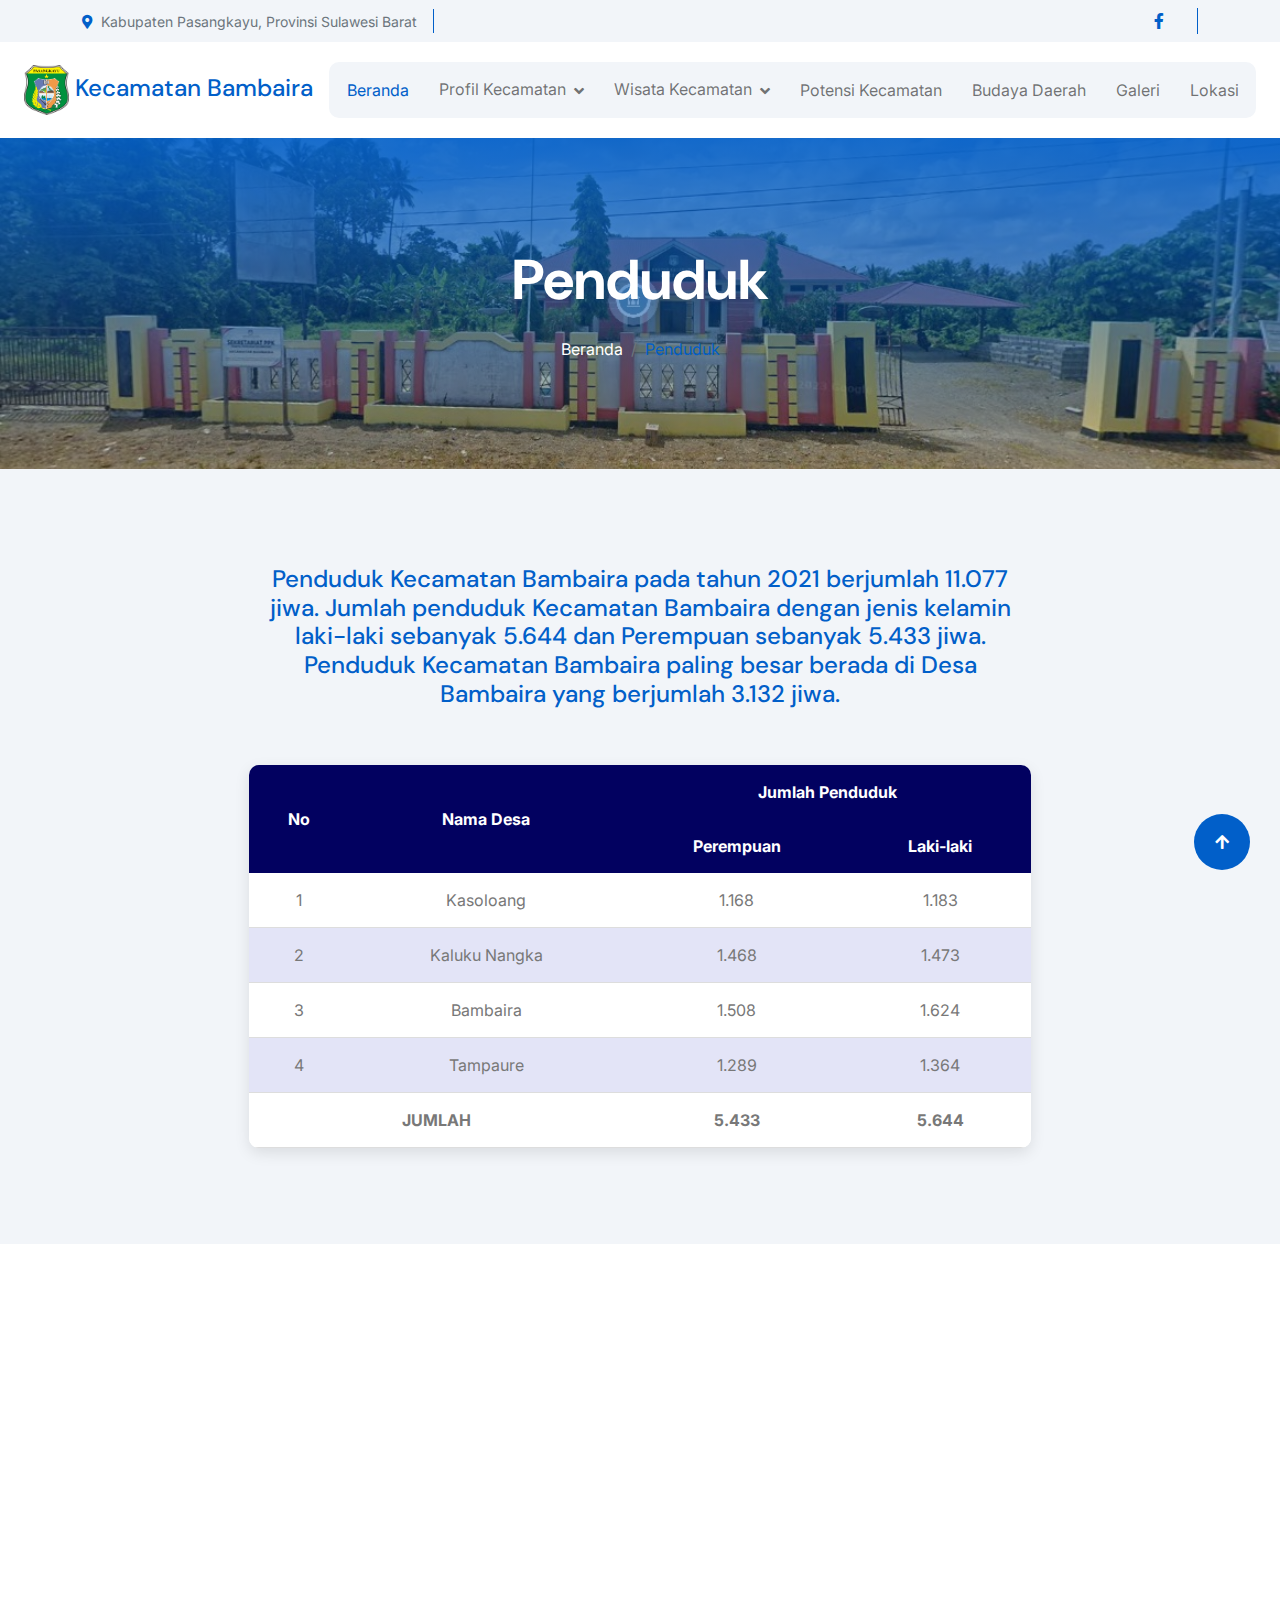
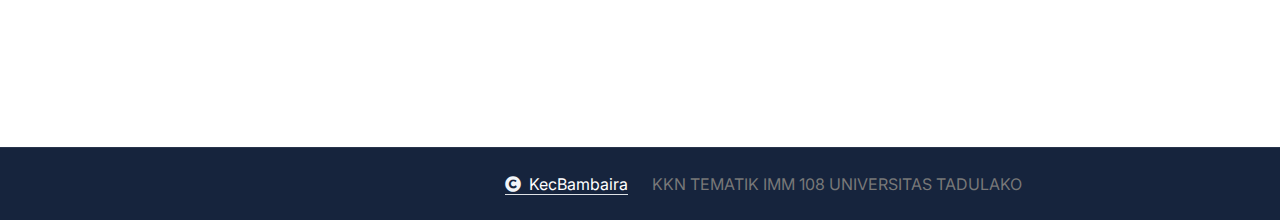
<file: penduduk.html>
<!DOCTYPE html>
<html lang="en">

    <head>
        <meta charset="utf-8">
        <title>Website Kecamatan Bambaira</title>
        <meta content="width=device-width, initial-scale=1.0" name="viewport">
        <meta content="" name="keywords">
        <meta content="" name="description">

        <!-- Google Web Fonts -->
        <link rel="preconnect" href="https://fonts.googleapis.com">
        <link rel="preconnect" href="https://fonts.gstatic.com" crossorigin>
        <link href="https://fonts.googleapis.com/css2?family=DM+Sans:ital,opsz,wght@0,9..40,100..1000;1,9..40,100..1000&family=Inter:slnt,wght@-10..0,100..900&display=swap" rel="stylesheet">

        <!-- Icon Font Stylesheet -->
        <link rel="stylesheet" href="https://use.fontawesome.com/releases/v5.15.4/css/all.css"/>
        <link href="https://cdn.jsdelivr.net/npm/bootstrap-icons@1.4.1/font/bootstrap-icons.css" rel="stylesheet">

        <!-- Libraries Stylesheet -->
        <link rel="stylesheet" href="lib/animate/animate.min.css"/>
        <link href="lib/lightbox/css/lightbox.min.css" rel="stylesheet">
        <link href="lib/owlcarousel/assets/owl.carousel.min.css" rel="stylesheet">


        <!-- Customized Bootstrap Stylesheet -->
        <link href="css/bootstrap.min.css" rel="stylesheet">

        <!-- Template Stylesheet -->
        <link href="css/style.css" rel="stylesheet">
    </head>

    <body>

        <!-- Spinner Start -->
        <div id="spinner" class="show bg-white position-fixed translate-middle w-100 vh-100 top-50 start-50 d-flex align-items-center justify-content-center">
            <div class="spinner-border text-primary" style="width: 3rem; height: 3rem;" role="status">
                <span class="sr-only">Loading...</span>
            </div>
        </div>
        <!-- Spinner End -->

        <!-- Topbar Start -->
        <div class="container-fluid topbar px-0 px-lg-4 bg-light py-2 d-none d-lg-block">
            <div class="container">
                <div class="row gx-0 align-items-center">
                    <div class="col-lg-8 text-center text-lg-start mb-lg-0">
                        <div class="d-flex flex-wrap">
                            <div class="border-end border-primary pe-3">
                                <a href="#" class="text-muted small"><i class="fas fa-map-marker-alt text-primary me-2"></i>Kabupaten Pasangkayu, Provinsi Sulawesi Barat</a>
                            </div>
                        </div>
                    </div>
                    <div class="col-lg-4 text-center text-lg-end">
                        <div class="d-flex justify-content-end">
                            <div class="d-flex border-end border-primary pe-3">
                                <a class="btn p-0 text-primary me-3" href="https://www.facebook.com/profile.php?id=100089362689321&mibextid=ZbWKwL"><i class="fab fa-facebook-f"></i></a>
                            </div>
                        </div>
                    </div>
                </div>
            </div>
        </div>
        <!-- Topbar End -->

        <!-- Navbar & Hero Start -->
        <div class="container-fluid nav-bar px-0 px-lg-4 py-lg-0">
                <nav class="navbar navbar-expand-lg navbar-light"> 
                    <a href="#" class="navbar-brand p-0">
                        <h4 class="text-primary mb-0"><img src="Kabupaten_Pasangkayu.png" alt="Logo"></i> Kecamatan Bambaira</h4>
                    </a>
                    <button class="navbar-toggler" type="button" data-bs-toggle="collapse" data-bs-target="#navbarCollapse">
                        <span class="fa fa-bars"></span>
                    </button>
                    <div class="collapse navbar-collapse" id="navbarCollapse">
                        <div class="navbar-nav mx-0 mx-lg-auto">
                            <a href="index.html" class="nav-item nav-link active">Beranda</a>
                            <div class="nav-item dropdown">
                                <a href="#" class="nav-link" data-bs-toggle="dropdown">
                                    <span class="dropdown-toggle">Profil Kecamatan</span>
                                </a>
                                <div class="dropdown-menu">
                                    <a href="visimisi.html" class="dropdown-item">Visi & Misi</a>
                                    <a href="struktur Kecamatan.html" class="dropdown-item">Strukur Organisasi</a>
                                    <a href="pembagian wilayah.html" class="dropdown-item">Pembagian Wilayah</a>
                                    <a href="penduduk.html" class="dropdown-item">Penduduk</a>
                                    <a href="sosnkes.html" class="dropdown-item">Sosial dan Kesejahteraan Rakyat</a>
                                </div>
                            </div>
                            <div class="nav-item dropdown">
                                <a href="#" class="nav-link" data-bs-toggle="dropdown">
                                    <span class="dropdown-toggle">Wisata Kecamatan</span>
                                </a>
                                <div class="dropdown-menu">
                                    <a href="arterkn.html" class="dropdown-item">Air Terjun Kaluku Nangka</a>
                                    <a href="sbambatunu.html" class="dropdown-item">Sungai Bambatunu</a>
                                    <a href="artermt.html" class="dropdown-item">Air Terjun Matapangi</a>
                                    <a href="langibajo.html" class="dropdown-item">Langi' Bajo</a>
                                    <a href="goaape.html" class="dropdown-item">Goa Ape</a>
                                </div>
                            </div>
                            <a href="potensi.html" class="nav-item nav-link">Potensi Kecamatan</a>
                            <a href="budaya_d.html" class="nav-item nav-link">Budaya Daerah</a>
                            <a href="galeri.html" class="nav-item nav-link">Galeri</a>
                            <a href="contact.html" class="nav-item nav-link">Lokasi</a>
                        </div>
                    </div>
                </nav>
        </div>
        <!-- Navbar & Hero End -->


        <!-- Header Start -->
        <div class="container-fluid bg-breadcrumb">
            <div class="container text-center py-5" style="max-width: 900px;">
                <h4 class="text-white display-4 mb-4 wow fadeInDown" data-wow-delay="0.1s">Penduduk</h4>
                <ol class="breadcrumb d-flex justify-content-center mb-0 wow fadeInDown" data-wow-delay="0.3s">
                    <li class="breadcrumb-item"><a href="index.html">Beranda</a></li>
                    <li class="breadcrumb-item active text-primary">Penduduk</li>
                </ol>    
            </div>
        </div>
        <!-- Header End -->


        <!-- About Start -->
        <div class="container-fluid bg-light about py-5">
            <div class="container py-5">
                <div class="row g-5">
                    <div class="text-center mx-auto pb-5 wow fadeInUp" data-wow-delay="0.2s" style="max-width: 800px;">
                        <h4 class="text-primary">Penduduk Kecamatan Bambaira pada tahun 2021 berjumlah 11.077 jiwa. Jumlah penduduk Kecamatan Bambaira dengan jenis kelamin laki-laki sebanyak 5.644 dan Perempuan sebanyak 5.433 jiwa. Penduduk Kecamatan Bambaira paling besar berada di Desa Bambaira yang berjumlah 3.132 jiwa.</h4>
                    </div>
                </div>
                <div class="table-container">
                    <table>
                        <thead style="justify-content: center;">
                            <tr>
                                <th rowspan="2">No</th>
                                <th rowspan="2">Nama Desa</th>
                                <th colspan="2">Jumlah Penduduk</th>
                            </tr>
                            <tr>
                                <th>Perempuan</th>
                                <th>Laki-laki</th>
                            </tr>
                        </thead>
                        <tbody>
                            <tr>
                                <td>1</td>
                                <td>Kasoloang</td>
                                <td>1.168</td>
                                <td>1.183</td>
                            </tr>
                            <tr>
                                <td>2</td>
                                <td>Kaluku Nangka</td>
                                <td>1.468</td>
                                <td>1.473</td>
                            </tr>
                            <tr>
                                <td>3</td>
                                <td>Bambaira</td>
                                <td>1.508</td>
                                <td>1.624</td>
                            </tr>
                            <tr>
                                <td>4</td>
                                <td>Tampaure</td>
                                <td>1.289</td>
                                <td>1.364</td>
                            </tr>
                            <tr style="font-weight: bold;">
                                <td colspan="2">JUMLAH</td>
                                <td>5.433</td>
                                <td>5.644</td>
                            </tr>
                        </tbody>
                    </table>
                </div>
            </div>
        </div>
        <!-- About End -->


        <!-- Footer Start -->
        <div class="container-fluid footer py-5 wow fadeIn" data-wow-delay="0.2s">
            <div class="container py-5">
                <div class="row g-5">
                    <div class="col-xl-9">
                        <div class="mb-5">
                            <div class="row g-4">
                                <div class="col-md-6 col-lg-6 col-xl-5">
                                    <div class="footer-item">
                                        <a href="index.html" class="p-0">
                                            <h3 class="text-white"></i>Kecamatan Bambaira</h3>
                                            <!-- <img src="img/logo.png" alt="Logo"> -->
                                        </a>
                                        <p class="text-white mb-4">"Pelayanan CERIA" : Cepat, Efisien, Ramah, Inovasi, Amanah</p>
                                        <div class="footer-btn d-flex">
                                            <a class="btn btn-md-square rounded-circle me-3" href="https://www.facebook.com/profile.php?id=100089362689321&mibextid=ZbWKwL"><i class="fab fa-facebook-f"></i></a>
                                        </div>
                                    </div>
                                </div>
                                <div class="col-md-6 col-lg-6 col-xl-3">
                                    <div class="footer-item">
                                        <h4 class="text-white mb-4">Quick Links</h4>
                                        <a href="#"><i class="fas fa-angle-right me-2"></i> Profil</a>
                                        <a href="#"><i class="fas fa-angle-right me-2"></i> Wisata</a>
                                        <a href="potensi.html"><i class="fas fa-angle-right me-2"></i> Potensi</a>
                                        <a href="budaya_d.html"><i class="fas fa-angle-right me-2"></i> Budaya</a>
                                        <a href="galeri.html"><i class="fas fa-angle-right me-2"></i> Galeri</a>
                                        <a href="contact.html"><i class="fas fa-angle-right me-2"></i> Lokasi</a>
                                    </div>
                                </div>
                                <div class="col-md-6 col-lg-6 col-xl-4">
                                    <div class="footer-item">
                                        <div class="row g-3">
                                           <div class="col-4">
                                                <div class="footer-instagram rounded">
                                                    <img src="Kabupaten_Pasangkayu.png" class="img-fluid w-100" alt="">
                                                    <div class="footer-search-icon">
                                                        <a href="Kabupaten_Pasangkayu.png" data-lightbox="footerInstagram-2" class="my-auto"><i class="fas fa-link text-white"></i></a>
                                                    </div>
                                                </div>
                                           </div>
                                           <div class="col-4">
                                            <div class="footer-instagram rounded">
                                                <img src="sulbar.png" class="img-fluid w-100" alt="">
                                                <div class="footer-search-icon">
                                                    <a href="sulbar.png" data-lightbox="footerInstagram-3" class="my-auto"><i class="fas fa-link text-white"></i></a>
                                                </div>
                                            </div>
                                       </div>
                                        </div>
                                    </div>
                                </div>
                            </div>
                        </div>
                    </div>
                    
                    <div class="col-xl-3">
                        <div class="footer-item">
                            <div class="col-lg-6 col-xl-4">
                                <div class="d-flex">
                                    <div class="btn-xl-square bg-primary text-white rounded p-4 me-4">
                                        <i class="fas fa-map-marker-alt fa-2x"></i>
                                    </div>
                                    <div>
                                        <h4 class="text-white">Alamat</h4>
                                        <p class="mb-0">JL. TRANS SULAWESI BAMBAIRA, KODE POS 91571</p>
                                    </div>
                                </div>
                            </div>
                        </div>
                    </div>
                </div>
            </div>
        </div>
        <!-- Footer End -->
        
        <!-- Copyright Start -->
        <div class="container-fluid copyright py-4">
            <div class="container">
                <div class="row g-4 align-items-center">
                    <div class="col-md-6 text-center text-md-end mb-md-0">
                        <span class="text-body"><a href="#" class="border-bottom text-white"><i class="fas fa-copyright text-light me-2"></i>KecBambaira</a></span>
                    </div>
                    <div class="col-md-6 text-center text-md-start text-body">
                        <!--/*** This template is free as long as you keep the below author’s credit link/attribution link/backlink. ***/-->
                        <!--/*** If you'd like to use the template without the below author’s credit link/attribution link/backlink, ***/-->
                        <!--/*** you can purchase the Credit Removal License from "https://htmlcodex.com/credit-removal". ***/-->
                        KKN TEMATIK IMM 108 UNIVERSITAS TADULAKO
                    </div>
                </div>
            </div>
        </div>
        <!-- Copyright End -->


        <!-- Back to Top -->
        <a href="#" class="btn btn-primary btn-lg-square rounded-circle back-to-top"><i class="fa fa-arrow-up"></i></a>   

        
        <!-- JavaScript Libraries -->
        <script src="https://ajax.googleapis.com/ajax/libs/jquery/3.6.4/jquery.min.js"></script>
        <script src="https://cdn.jsdelivr.net/npm/bootstrap@5.0.0/dist/js/bootstrap.bundle.min.js"></script>
        <script src="lib/wow/wow.min.js"></script>
        <script src="lib/easing/easing.min.js"></script>
        <script src="lib/waypoints/waypoints.min.js"></script>
        <script src="lib/counterup/counterup.min.js"></script>
        <script src="lib/lightbox/js/lightbox.min.js"></script>
        <script src="lib/owlcarousel/owl.carousel.min.js"></script>
        

        <!-- Template Javascript -->
        <script src="js/main.js"></script>
    </body>

</html>
</file>
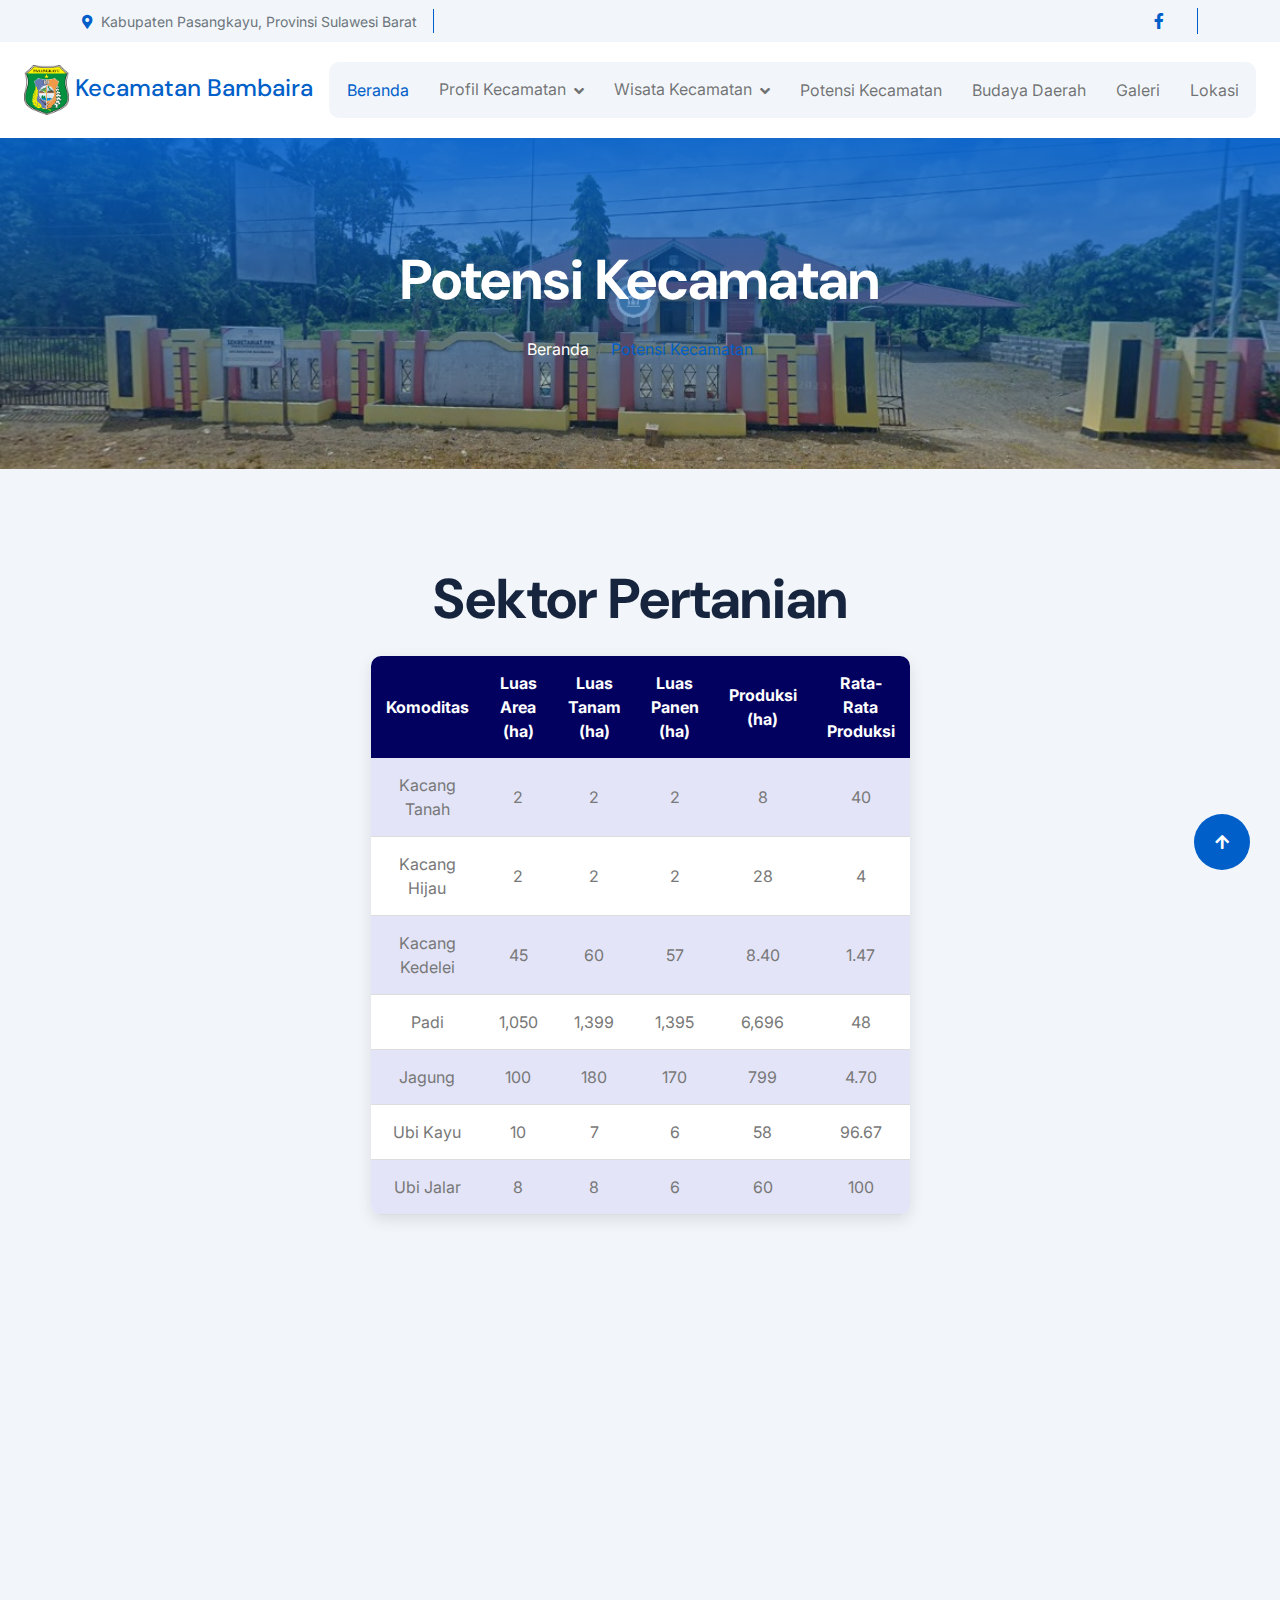
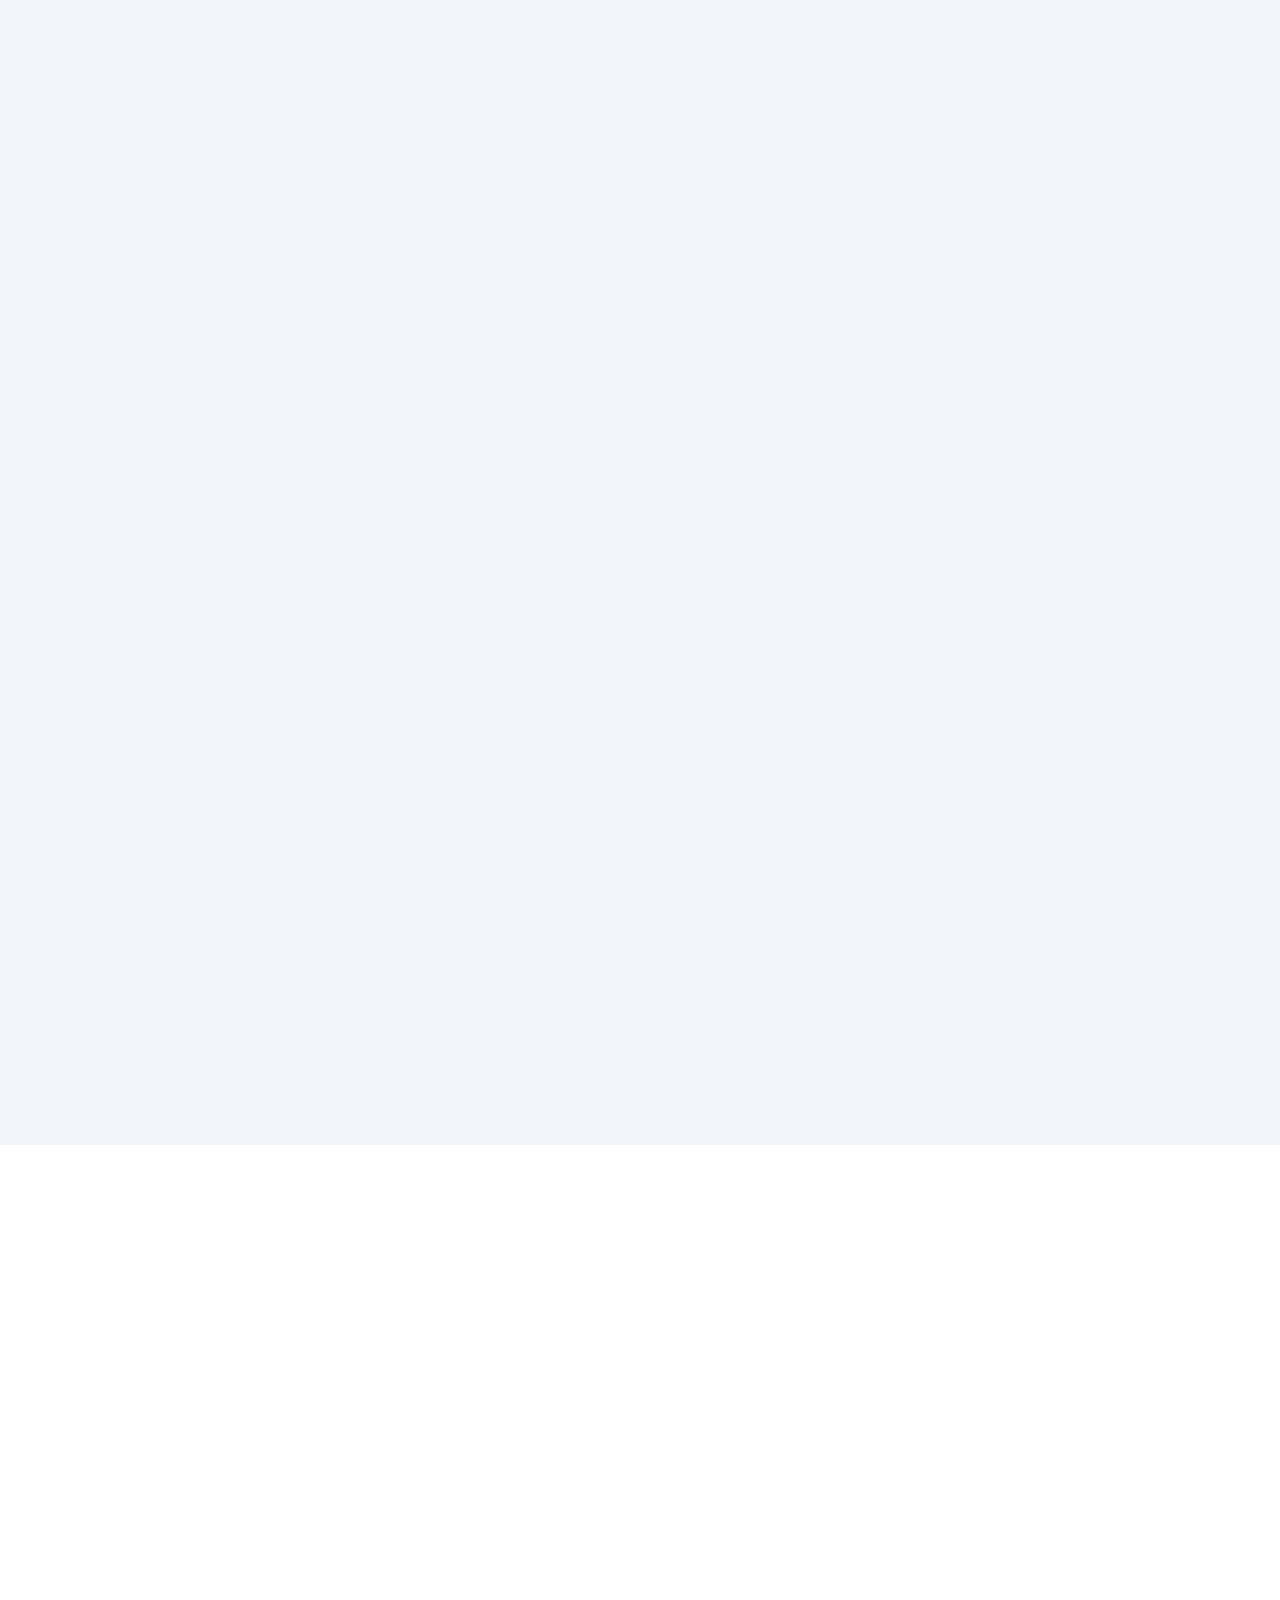
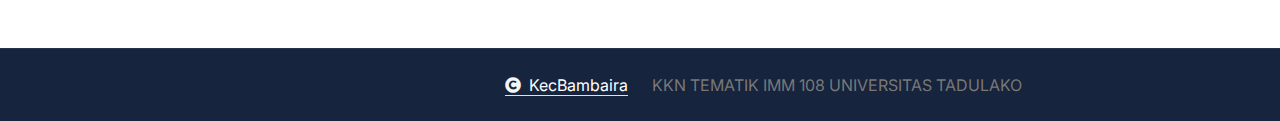
<file: potensi.html>
<!DOCTYPE html>
<html lang="en">

    <head>
        <meta charset="utf-8">
        <title>Website Kecamatan Bambaira</title>
        <meta content="width=device-width, initial-scale=1.0" name="viewport">
        <meta content="" name="keywords">
        <meta content="" name="description">

        <!-- Google Web Fonts -->
        <link rel="preconnect" href="https://fonts.googleapis.com">
        <link rel="preconnect" href="https://fonts.gstatic.com" crossorigin>
        <link href="https://fonts.googleapis.com/css2?family=DM+Sans:ital,opsz,wght@0,9..40,100..1000;1,9..40,100..1000&family=Inter:slnt,wght@-10..0,100..900&display=swap" rel="stylesheet">

        <!-- Icon Font Stylesheet -->
        <link rel="stylesheet" href="https://use.fontawesome.com/releases/v5.15.4/css/all.css"/>
        <link href="https://cdn.jsdelivr.net/npm/bootstrap-icons@1.4.1/font/bootstrap-icons.css" rel="stylesheet">

        <!-- Libraries Stylesheet -->
        <link rel="stylesheet" href="lib/animate/animate.min.css"/>
        <link href="lib/lightbox/css/lightbox.min.css" rel="stylesheet">
        <link href="lib/owlcarousel/assets/owl.carousel.min.css" rel="stylesheet">


        <!-- Customized Bootstrap Stylesheet -->
        <link href="css/bootstrap.min.css" rel="stylesheet">

        <!-- Template Stylesheet -->
        <link href="css/style.css" rel="stylesheet">
    </head>

    <body>

        <!-- Spinner Start -->
        <div id="spinner" class="show bg-white position-fixed translate-middle w-100 vh-100 top-50 start-50 d-flex align-items-center justify-content-center">
            <div class="spinner-border text-primary" style="width: 3rem; height: 3rem;" role="status">
                <span class="sr-only">Loading...</span>
            </div>
        </div>
        <!-- Spinner End -->

        <!-- Topbar Start -->
        <div class="container-fluid topbar px-0 px-lg-4 bg-light py-2 d-none d-lg-block">
            <div class="container">
                <div class="row gx-0 align-items-center">
                    <div class="col-lg-8 text-center text-lg-start mb-lg-0">
                        <div class="d-flex flex-wrap">
                            <div class="border-end border-primary pe-3">
                                <a href="#" class="text-muted small"><i class="fas fa-map-marker-alt text-primary me-2"></i>Kabupaten Pasangkayu, Provinsi Sulawesi Barat</a>
                            </div>
                        </div>
                    </div>
                    <div class="col-lg-4 text-center text-lg-end">
                        <div class="d-flex justify-content-end">
                            <div class="d-flex border-end border-primary pe-3">
                                <a class="btn p-0 text-primary me-3" href="https://www.facebook.com/profile.php?id=100089362689321&mibextid=ZbWKwL"><i class="fab fa-facebook-f"></i></a>
                            </div>
                        </div>
                    </div>
                </div>
            </div>
        </div>
        <!-- Topbar End -->

        <!-- Navbar & Hero Start -->
        <div class="container-fluid nav-bar px-0 px-lg-4 py-lg-0">
                <nav class="navbar navbar-expand-lg navbar-light"> 
                    <a href="#" class="navbar-brand p-0">
                        <h4 class="text-primary mb-0"><img src="Kabupaten_Pasangkayu.png" alt="Logo"></i> Kecamatan Bambaira</h4>
                    </a>
                    <button class="navbar-toggler" type="button" data-bs-toggle="collapse" data-bs-target="#navbarCollapse">
                        <span class="fa fa-bars"></span>
                    </button>
                    <div class="collapse navbar-collapse" id="navbarCollapse">
                        <div class="navbar-nav mx-0 mx-lg-auto">
                            <a href="index.html" class="nav-item nav-link active">Beranda</a>
                            <div class="nav-item dropdown">
                                <a href="#" class="nav-link" data-bs-toggle="dropdown">
                                    <span class="dropdown-toggle">Profil Kecamatan</span>
                                </a>
                                <div class="dropdown-menu">
                                    <a href="visimisi.html" class="dropdown-item">Visi & Misi</a>
                                    <a href="struktur Kecamatan.html" class="dropdown-item">Strukur Organisasi</a>
                                    <a href="pembagian wilayah.html" class="dropdown-item">Pembagian Wilayah</a>
                                    <a href="penduduk.html" class="dropdown-item">Penduduk</a>
                                    <a href="sosnkes.html" class="dropdown-item">Sosial dan Kesejahteraan Rakyat</a>
                                </div>
                            </div>
                            <div class="nav-item dropdown">
                                <a href="#" class="nav-link" data-bs-toggle="dropdown">
                                    <span class="dropdown-toggle">Wisata Kecamatan</span>
                                </a>
                                <div class="dropdown-menu">
                                    <a href="arterkn.html" class="dropdown-item">Air Terjun Kaluku Nangka</a>
                                    <a href="sbambatunu.html" class="dropdown-item">Sungai Bambatunu</a>
                                    <a href="artermt.html" class="dropdown-item">Air Terjun Matapangi</a>
                                    <a href="langibajo.html" class="dropdown-item">Langi' Bajo</a>
                                    <a href="goaape.html" class="dropdown-item">Goa Ape</a>
                                </div>
                            </div>
                            <a href="potensi.html" class="nav-item nav-link">Potensi Kecamatan</a>
                            <a href="budaya_d.html" class="nav-item nav-link">Budaya Daerah</a>
                            <a href="galeri.html" class="nav-item nav-link">Galeri</a>
                            <a href="contact.html" class="nav-item nav-link">Lokasi</a>
                        </div>
                    </div>
                </nav>
        </div>
        <!-- Navbar & Hero End -->


        <!-- Header Start -->
        <div class="container-fluid bg-breadcrumb">
            <div class="container text-center py-5" style="max-width: 900px;">
                <h4 class="text-white display-4 mb-4 wow fadeInDown" data-wow-delay="0.1s">Potensi Kecamatan</h4>
                <ol class="breadcrumb d-flex justify-content-center mb-0 wow fadeInDown" data-wow-delay="0.3s">
                    <li class="breadcrumb-item"><a href="index.html">Beranda</a></li>
                    <li class="breadcrumb-item active text-primary">Potensi Kecamatan</li>
                </ol>    
            </div>
        </div>
        <!-- Header End -->

        <!-- About Start -->
        <div class="container-fluid bg-light about py-5">
            <div class="container py-5">
                <div class="row g-5">
                    <div class="text-center mx-auto pb-5 wow fadeInUp" data-wow-delay="0.2s" style="max-width: 800px;">
                        <h3 class="display-4 mb-4">Sektor Pertanian</h3>
                        <div class="table-container">
                            <table>
                                <tr>
                                    <th>Komoditas</th>
                                    <th>Luas Area (ha)</th>
                                    <th>Luas Tanam (ha)</th>
                                    <th>Luas Panen (ha)</th>
                                    <th>Produksi (ha)</th>
                                    <th>Rata-Rata Produksi</th>
                                </tr>
                                <tr>
                                    <td>Kacang Tanah</td>
                                    <td>2</td>
                                    <td>2</td>
                                    <td>2</td>
                                    <td>8</td>
                                    <td>40</td>
                                </tr>
                                <tr class="highlight">
                                    <td>Kacang Hijau</td>
                                    <td>2</td>
                                    <td>2</td>
                                    <td>2</td>
                                    <td>28</td>
                                    <td>4</td>
                                </tr>
                                <tr>
                                    <td>Kacang Kedelei</td>
                                    <td>45</td>
                                    <td>60</td>
                                    <td>57</td>
                                    <td>8.40</td>
                                    <td>1.47</td>
                                </tr>
                                <tr class="highlight">
                                    <td>Padi</td>
                                    <td>1,050</td>
                                    <td>1,399</td>
                                    <td>1,395</td>
                                    <td>6,696</td>
                                    <td>48</td>
                                </tr>
                                <tr>
                                    <td>Jagung</td>
                                    <td>100</td>
                                    <td>180</td>
                                    <td>170</td>
                                    <td>799</td>
                                    <td>4.70</td>
                                </tr>
                                <tr class="highlight">
                                    <td>Ubi Kayu</td>
                                    <td>10</td>
                                    <td>7</td>
                                    <td>6</td>
                                    <td>58</td>
                                    <td>96.67</td>
                                </tr>
                                <tr>
                                    <td>Ubi Jalar</td>
                                    <td>8</td>
                                    <td>8</td>
                                    <td>6</td>
                                    <td>60</td>
                                    <td>100</td>
                                </tr>
                            </table>
                        </div>
                    </div>
                    <div class="text-center mx-auto pb-5 wow fadeInUp" data-wow-delay="0.2s" style="max-width: 800px;">
                        <h3 class="display-4 mb-4">Sektor Perkebunan</h3>
                        <div class="table-container">
                            <table>
                                <thead>
                                    <tr>
                                        <th>Jenis Komoditas</th>
                                        <th>Luas Tanaman (ha)</th>
                                        <th>Produksi (ton)</th>
                                        <th>Jumlah Petani</th>
                                    </tr>
                                </thead>
                                <tbody>
                                    <tr class='highlight'>
                                        <td>Kelapa Dalam</td>
                                        <td>1.660</td>
                                        <td>1.928</td>
                                        <td>1.660</td>
                                    </tr>
                                    <tr class='highlight'>
                                        <td>Kelapa Sawit</td>
                                        <td>421,5</td>
                                        <td>443,75</td>
                                        <td>210</td>
                                    </tr>
                                    <tr class='highlight'>
                                        <td>Coklat/Kakao</td>
                                        <td>219</td>
                                        <td>1.090,20</td>
                                        <td>1.862</td>
                                    </tr>
                                    <tr class='highlight'>
                                        <td>Cengkeh</td>
                                        <td>1.990</td>
                                        <td>27,76</td>
                                        <td>191</td>
                                    </tr>
                                </tbody>
                            </table>
                        </div>
                    </div>
                    <div class="text-center mx-auto pb-5 wow fadeInUp" data-wow-delay="0.2s" style="max-width: 800px;">
                        <h3 class="display-4 mb-4">Sektor Peternakan</h3>
                        <div class="table-container">
                            <table>
                                <tr>
                                    <th>Jenis Ternak</th>
                                    <th>Jumlah</th>
                                </tr>
                                <tr class="category-1">
                                    <td colspan="2">Ternak Besar</td>
                                </tr>
                                <tr>
                                    <td>Sapi Perah</td>
                                    <td>-</td>
                                </tr>
                                <tr>
                                    <td>Sapi Potong</td>
                                    <td>2,235</td>
                                </tr>
                                <tr>
                                    <td>Kerbau</td>
                                    <td>-</td>
                                </tr>
                                <tr>
                                    <td>Kuda</td>
                                    <td>9</td>
                                </tr>
                                <tr class="category-2">
                                    <td colspan="2">Ternak Kecil</td>
                                </tr>
                                <tr>
                                    <td>Kambing</td>
                                    <td>491</td>
                                </tr>
                                <tr>
                                    <td>Babi</td>
                                    <td>231</td>
                                </tr>
                                <tr class="category-3">
                                    <td colspan="2">Unggas</td>
                                </tr>
                                <tr>
                                    <td>Ayam Potong</td>
                                    <td>-</td>
                                </tr>
                                <tr>
                                    <td>Ayam Buras</td>
                                    <td>1,334</td>
                                </tr>
                                <tr>
                                    <td>Itik</td>
                                    <td>625</td>
                                </tr>
                            </table>
                        </div>
                    </div>
                </div>
            </div>
        </div>
        <!-- About End -->


        <!-- Footer Start -->
        <div class="container-fluid footer py-5 wow fadeIn" data-wow-delay="0.2s">
            <div class="container py-5">
                <div class="row g-5">
                    <div class="col-xl-9">
                        <div class="mb-5">
                            <div class="row g-4">
                                <div class="col-md-6 col-lg-6 col-xl-5">
                                    <div class="footer-item">
                                        <a href="index.html" class="p-0">
                                            <h3 class="text-white"></i>Kecamatan Bambaira</h3>
                                            <!-- <img src="img/logo.png" alt="Logo"> -->
                                        </a>
                                        <p class="text-white mb-4">"Pelayanan CERIA" : Cepat, Efisien, Ramah, Inovasi, Amanah</p>
                                        <div class="footer-btn d-flex">
                                            <a class="btn btn-md-square rounded-circle me-3" href="https://www.facebook.com/profile.php?id=100089362689321&mibextid=ZbWKwL"><i class="fab fa-facebook-f"></i></a>
                                        </div>
                                    </div>
                                </div>
                                <div class="col-md-6 col-lg-6 col-xl-3">
                                    <div class="footer-item">
                                        <h4 class="text-white mb-4">Quick Links</h4>
                                        <a href="#"><i class="fas fa-angle-right me-2"></i> Profil</a>
                                        <a href="#"><i class="fas fa-angle-right me-2"></i> Wisata</a>
                                        <a href="potensi.html"><i class="fas fa-angle-right me-2"></i> Potensi</a>
                                        <a href="budaya_d.html"><i class="fas fa-angle-right me-2"></i> Budaya</a>
                                        <a href="galeri.html"><i class="fas fa-angle-right me-2"></i> Galeri</a>
                                        <a href="contact.html"><i class="fas fa-angle-right me-2"></i> Lokasi</a>
                                    </div>
                                </div>
                                <div class="col-md-6 col-lg-6 col-xl-4">
                                    <div class="footer-item">
                                        <div class="row g-3">
                                           <div class="col-4">
                                                <div class="footer-instagram rounded">
                                                    <img src="Kabupaten_Pasangkayu.png" class="img-fluid w-100" alt="">
                                                    <div class="footer-search-icon">
                                                        <a href="Kabupaten_Pasangkayu.png" data-lightbox="footerInstagram-2" class="my-auto"><i class="fas fa-link text-white"></i></a>
                                                    </div>
                                                </div>
                                           </div>
                                           <div class="col-4">
                                            <div class="footer-instagram rounded">
                                                <img src="sulbar.png" class="img-fluid w-100" alt="">
                                                <div class="footer-search-icon">
                                                    <a href="sulbar.png" data-lightbox="footerInstagram-3" class="my-auto"><i class="fas fa-link text-white"></i></a>
                                                </div>
                                            </div>
                                       </div>
                                        </div>
                                    </div>
                                </div>
                            </div>
                        </div>
                    </div>
                    
                    <div class="col-xl-3">
                        <div class="footer-item">
                            <div class="col-lg-6 col-xl-4">
                                <div class="d-flex">
                                    <div class="btn-xl-square bg-primary text-white rounded p-4 me-4">
                                        <i class="fas fa-map-marker-alt fa-2x"></i>
                                    </div>
                                    <div>
                                        <h4 class="text-white">Alamat</h4>
                                        <p class="mb-0">JL. TRANS SULAWESI BAMBAIRA, KODE POS 91571</p>
                                    </div>
                                </div>
                            </div>
                        </div>
                    </div>
                </div>
            </div>
        </div>
        <!-- Footer End -->
        
        <!-- Copyright Start -->
        <div class="container-fluid copyright py-4">
            <div class="container">
                <div class="row g-4 align-items-center">
                    <div class="col-md-6 text-center text-md-end mb-md-0">
                        <span class="text-body"><a href="#" class="border-bottom text-white"><i class="fas fa-copyright text-light me-2"></i>KecBambaira</a></span>
                    </div>
                    <div class="col-md-6 text-center text-md-start text-body">
                        <!--/*** This template is free as long as you keep the below author’s credit link/attribution link/backlink. ***/-->
                        <!--/*** If you'd like to use the template without the below author’s credit link/attribution link/backlink, ***/-->
                        <!--/*** you can purchase the Credit Removal License from "https://htmlcodex.com/credit-removal". ***/-->
                        KKN TEMATIK IMM 108 UNIVERSITAS TADULAKO
                    </div>
                </div>
            </div>
        </div>
        <!-- Copyright End -->


        <!-- Back to Top -->
        <a href="#" class="btn btn-primary btn-lg-square rounded-circle back-to-top"><i class="fa fa-arrow-up"></i></a>   

        
        <!-- JavaScript Libraries -->
        <script src="https://ajax.googleapis.com/ajax/libs/jquery/3.6.4/jquery.min.js"></script>
        <script src="https://cdn.jsdelivr.net/npm/bootstrap@5.0.0/dist/js/bootstrap.bundle.min.js"></script>
        <script src="lib/wow/wow.min.js"></script>
        <script src="lib/easing/easing.min.js"></script>
        <script src="lib/waypoints/waypoints.min.js"></script>
        <script src="lib/counterup/counterup.min.js"></script>
        <script src="lib/lightbox/js/lightbox.min.js"></script>
        <script src="lib/owlcarousel/owl.carousel.min.js"></script>
        

        <!-- Template Javascript -->
        <script src="js/main.js"></script>
    </body>

</html>
</file>
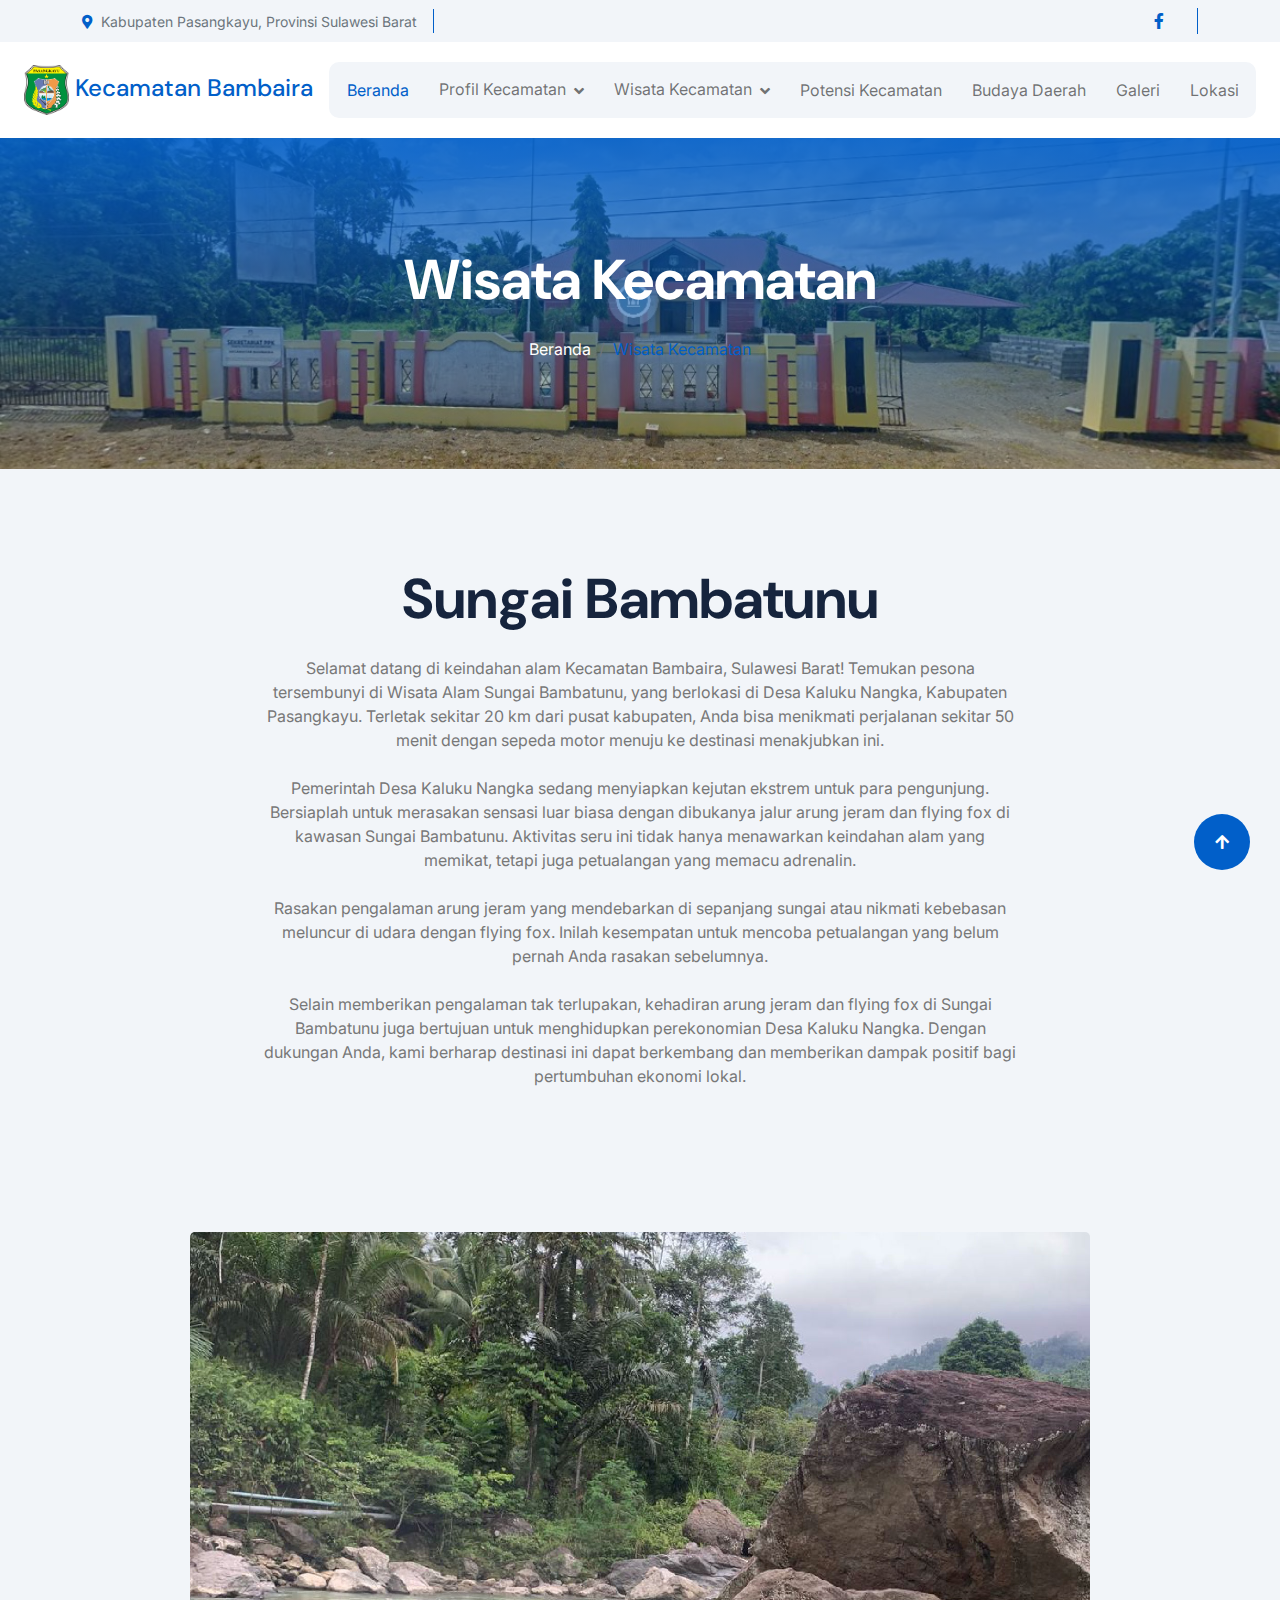
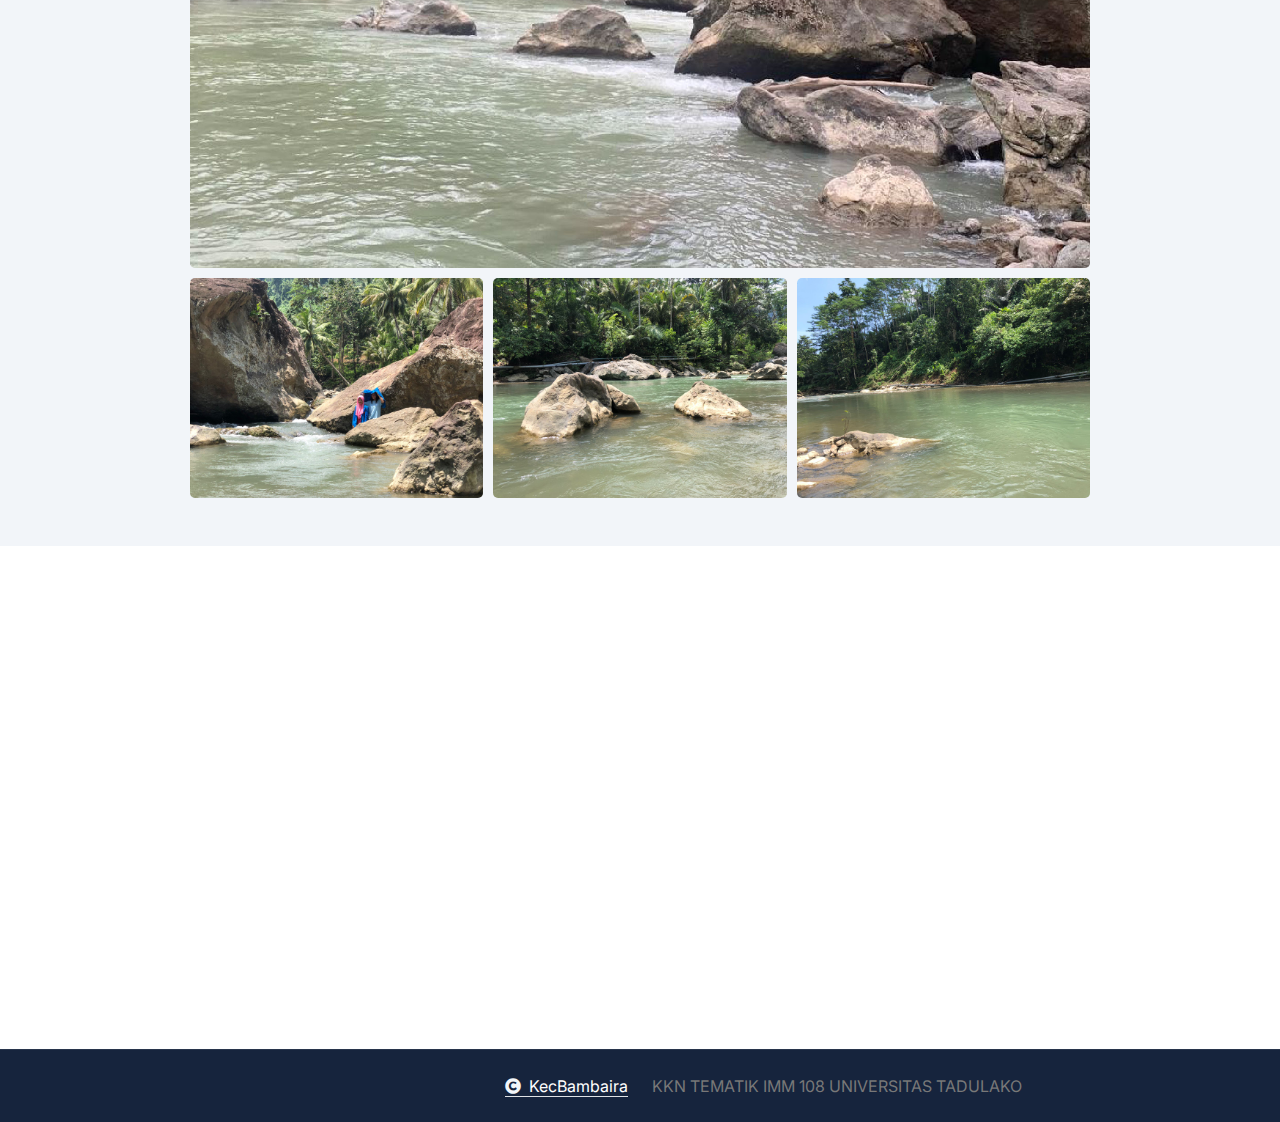
<file: sbambatunu.html>
<!DOCTYPE html>
<html lang="en">

    <head>
        <meta charset="utf-8">
        <title>Website Kecamatan Bambaira</title>
        <meta content="width=device-width, initial-scale=1.0" name="viewport">
        <meta content="" name="keywords">
        <meta content="" name="description">

        <!-- Google Web Fonts -->
        <link rel="preconnect" href="https://fonts.googleapis.com">
        <link rel="preconnect" href="https://fonts.gstatic.com" crossorigin>
        <link href="https://fonts.googleapis.com/css2?family=DM+Sans:ital,opsz,wght@0,9..40,100..1000;1,9..40,100..1000&family=Inter:slnt,wght@-10..0,100..900&display=swap" rel="stylesheet">

        <!-- Icon Font Stylesheet -->
        <link rel="stylesheet" href="https://use.fontawesome.com/releases/v5.15.4/css/all.css"/>
        <link href="https://cdn.jsdelivr.net/npm/bootstrap-icons@1.4.1/font/bootstrap-icons.css" rel="stylesheet">

        <!-- Libraries Stylesheet -->
        <link rel="stylesheet" href="lib/animate/animate.min.css"/>
        <link href="lib/lightbox/css/lightbox.min.css" rel="stylesheet">
        <link href="lib/owlcarousel/assets/owl.carousel.min.css" rel="stylesheet">


        <!-- Customized Bootstrap Stylesheet -->
        <link href="css/bootstrap.min.css" rel="stylesheet">

        <!-- Template Stylesheet -->
        <link href="css/style.css" rel="stylesheet">
    </head>

    <body>

        <!-- Spinner Start -->
        <div id="spinner" class="show bg-white position-fixed translate-middle w-100 vh-100 top-50 start-50 d-flex align-items-center justify-content-center">
            <div class="spinner-border text-primary" style="width: 3rem; height: 3rem;" role="status">
                <span class="sr-only">Loading...</span>
            </div>
        </div>
        <!-- Spinner End -->

        <!-- Topbar Start -->
        <div class="container-fluid topbar px-0 px-lg-4 bg-light py-2 d-none d-lg-block">
            <div class="container">
                <div class="row gx-0 align-items-center">
                    <div class="col-lg-8 text-center text-lg-start mb-lg-0">
                        <div class="d-flex flex-wrap">
                            <div class="border-end border-primary pe-3">
                                <a href="#" class="text-muted small"><i class="fas fa-map-marker-alt text-primary me-2"></i>Kabupaten Pasangkayu, Provinsi Sulawesi Barat</a>
                            </div>
                        </div>
                    </div>
                    <div class="col-lg-4 text-center text-lg-end">
                        <div class="d-flex justify-content-end">
                            <div class="d-flex border-end border-primary pe-3">
                                <a class="btn p-0 text-primary me-3" href="https://www.facebook.com/profile.php?id=100089362689321&mibextid=ZbWKwL"><i class="fab fa-facebook-f"></i></a>
                            </div>
                        </div>
                    </div>
                </div>
            </div>
        </div>
        <!-- Topbar End -->

        <!-- Navbar & Hero Start -->
        <div class="container-fluid nav-bar px-0 px-lg-4 py-lg-0">
                <nav class="navbar navbar-expand-lg navbar-light"> 
                    <a href="#" class="navbar-brand p-0">
                        <h4 class="text-primary mb-0"><img src="Kabupaten_Pasangkayu.png" alt="Logo"></i> Kecamatan Bambaira</h4>
                    </a>
                    <button class="navbar-toggler" type="button" data-bs-toggle="collapse" data-bs-target="#navbarCollapse">
                        <span class="fa fa-bars"></span>
                    </button>
                    <div class="collapse navbar-collapse" id="navbarCollapse">
                        <div class="navbar-nav mx-0 mx-lg-auto">
                            <a href="index.html" class="nav-item nav-link active">Beranda</a>
                            <div class="nav-item dropdown">
                                <a href="#" class="nav-link" data-bs-toggle="dropdown">
                                    <span class="dropdown-toggle">Profil Kecamatan</span>
                                </a>
                                <div class="dropdown-menu">
                                    <a href="visimisi.html" class="dropdown-item">Visi & Misi</a>
                                    <a href="struktur Kecamatan.html" class="dropdown-item">Strukur Organisasi</a>
                                    <a href="pembagian wilayah.html" class="dropdown-item">Pembagian Wilayah</a>
                                    <a href="penduduk.html" class="dropdown-item">Penduduk</a>
                                    <a href="sosnkes.html" class="dropdown-item">Sosial dan Kesejahteraan Rakyat</a>
                                </div>
                            </div>
                            <div class="nav-item dropdown">
                                <a href="#" class="nav-link" data-bs-toggle="dropdown">
                                    <span class="dropdown-toggle">Wisata Kecamatan</span>
                                </a>
                                <div class="dropdown-menu">
                                    <a href="arterkn.html" class="dropdown-item">Air Terjun Kaluku Nangka</a>
                                    <a href="sbambatunu.html" class="dropdown-item">Sungai Bambatunu</a>
                                    <a href="artermt.html" class="dropdown-item">Air Terjun Matapangi</a>
                                    <a href="langibajo.html" class="dropdown-item">Langi' Bajo</a>
                                    <a href="goaape.html" class="dropdown-item">Goa Ape</a>
                                </div>
                            </div>
                            <a href="potensi.html" class="nav-item nav-link">Potensi Kecamatan</a>
                            <a href="budaya_d.html" class="nav-item nav-link">Budaya Daerah</a>
                            <a href="galeri.html" class="nav-item nav-link">Galeri</a>
                            <a href="contact.html" class="nav-item nav-link">Lokasi</a>
                        </div>
                    </div>
                </nav>
        </div>
        <!-- Navbar & Hero End -->


        <!-- Header Start -->
        <div class="container-fluid bg-breadcrumb">
            <div class="container text-center py-5" style="max-width: 900px;">
                <h4 class="text-white display-4 mb-4 wow fadeInDown" data-wow-delay="0.1s">Wisata Kecamatan</h4>
                <ol class="breadcrumb d-flex justify-content-center mb-0 wow fadeInDown" data-wow-delay="0.3s">
                    <li class="breadcrumb-item"><a href="index.html">Beranda</a></li>
                    <li class="breadcrumb-item active text-primary">Wisata Kecamatan</li>
                </ol>    
            </div>
        </div>
        <!-- Header End -->


        <!-- About Start -->
        <div class="container-fluid bg-light about py-5">
            <div class="container py-5">
                <div class="row g-5">
                    <div class="text-center mx-auto pb-5 wow fadeInUp" data-wow-delay="0.2s" style="max-width: 800px;">
                        <h1 class="display-4 mb-4">Sungai Bambatunu</h1>
                        <p class="mb-0"> Selamat datang di keindahan alam Kecamatan Bambaira, Sulawesi Barat! Temukan pesona tersembunyi di Wisata Alam Sungai Bambatunu, yang berlokasi di Desa Kaluku Nangka, Kabupaten Pasangkayu. Terletak sekitar 20 km dari pusat kabupaten, Anda bisa menikmati perjalanan sekitar 50 menit dengan sepeda motor menuju ke destinasi menakjubkan ini.
                        </p>
                        <br><p class="mb-0"> Pemerintah Desa Kaluku Nangka sedang menyiapkan kejutan ekstrem untuk para pengunjung. Bersiaplah untuk merasakan sensasi luar biasa dengan dibukanya jalur arung jeram dan flying fox di kawasan Sungai Bambatunu. Aktivitas seru ini tidak hanya menawarkan keindahan alam yang memikat, tetapi juga petualangan yang memacu adrenalin.
                        </p>
                        <br><p class="mb-0"> Rasakan pengalaman arung jeram yang mendebarkan di sepanjang sungai atau nikmati kebebasan meluncur di udara dengan flying fox. Inilah kesempatan untuk mencoba petualangan yang belum pernah Anda rasakan sebelumnya.
                        </p>
                        <br><p class="mb-0"> Selain memberikan pengalaman tak terlupakan, kehadiran arung jeram dan flying fox di Sungai Bambatunu juga bertujuan untuk menghidupkan perekonomian Desa Kaluku Nangka. Dengan dukungan Anda, kami berharap destinasi ini dapat berkembang dan memberikan dampak positif bagi pertumbuhan ekonomi lokal.
                        </p>
                    </div>
                </div>
            </div>
        </div>
        <!-- About End -->

        <!-- FAQs Start -->
        <div class="container-fluid faq-section bg-light pb-5">
                <div class="gallery">
                    <div class="main-photo">
                        <img src="sungai-01.jpg" alt="Main Photo">
                    </div>
                    <div class="sub-photos">
                        <img src="Sungai Bambatunu 1.jpg" alt="Sub Photo 1">
                        <img src="Sungai Bambatunu 2.jpg" alt="Sub Photo 2">
                        <img src="Sungai Bambatunu 3.jpg" alt="Sub Photo 3">
                    </div>
                </div>
        </div>
        <!-- FAQs End -->

        <!-- Footer Start -->
        <div class="container-fluid footer py-5 wow fadeIn" data-wow-delay="0.2s">
            <div class="container py-5">
                <div class="row g-5">
                    <div class="col-xl-9">
                        <div class="mb-5">
                            <div class="row g-4">
                                <div class="col-md-6 col-lg-6 col-xl-5">
                                    <div class="footer-item">
                                        <a href="index.html" class="p-0">
                                            <h3 class="text-white"></i>Kecamatan Bambaira</h3>
                                            <!-- <img src="img/logo.png" alt="Logo"> -->
                                        </a>
                                        <p class="text-white mb-4">"Pelayanan CERIA" : Cepat, Efisien, Ramah, Inovasi, Amanah</p>
                                        <div class="footer-btn d-flex">
                                            <a class="btn btn-md-square rounded-circle me-3" href="https://www.facebook.com/profile.php?id=100089362689321&mibextid=ZbWKwL"><i class="fab fa-facebook-f"></i></a>
                                        </div>
                                    </div>
                                </div>
                                <div class="col-md-6 col-lg-6 col-xl-3">
                                    <div class="footer-item">
                                        <h4 class="text-white mb-4">Quick Links</h4>
                                        <a href="#"><i class="fas fa-angle-right me-2"></i> Profil</a>
                                        <a href="#"><i class="fas fa-angle-right me-2"></i> Wisata</a>
                                        <a href="potensi.html"><i class="fas fa-angle-right me-2"></i> Potensi</a>
                                        <a href="budaya_d.html"><i class="fas fa-angle-right me-2"></i> Budaya</a>
                                        <a href="galeri.html"><i class="fas fa-angle-right me-2"></i> Galeri</a>
                                        <a href="contact.html"><i class="fas fa-angle-right me-2"></i> Lokasi</a>
                                    </div>
                                </div>
                                <div class="col-md-6 col-lg-6 col-xl-4">
                                    <div class="footer-item">
                                        <div class="row g-3">
                                           <div class="col-4">
                                                <div class="footer-instagram rounded">
                                                    <img src="Kabupaten_Pasangkayu.png" class="img-fluid w-100" alt="">
                                                    <div class="footer-search-icon">
                                                        <a href="Kabupaten_Pasangkayu.png" data-lightbox="footerInstagram-2" class="my-auto"><i class="fas fa-link text-white"></i></a>
                                                    </div>
                                                </div>
                                           </div>
                                           <div class="col-4">
                                            <div class="footer-instagram rounded">
                                                <img src="sulbar.png" class="img-fluid w-100" alt="">
                                                <div class="footer-search-icon">
                                                    <a href="sulbar.png" data-lightbox="footerInstagram-3" class="my-auto"><i class="fas fa-link text-white"></i></a>
                                                </div>
                                            </div>
                                       </div>
                                        </div>
                                    </div>
                                </div>
                            </div>
                        </div>
                    </div>
                    
                    <div class="col-xl-3">
                        <div class="footer-item">
                            <div class="col-lg-6 col-xl-4">
                                <div class="d-flex">
                                    <div class="btn-xl-square bg-primary text-white rounded p-4 me-4">
                                        <i class="fas fa-map-marker-alt fa-2x"></i>
                                    </div>
                                    <div>
                                        <h4 class="text-white">Alamat</h4>
                                        <p class="mb-0">JL. TRANS SULAWESI BAMBAIRA, KODE POS 91571</p>
                                    </div>
                                </div>
                            </div>
                        </div>
                    </div>
                </div>
            </div>
        </div>
        <!-- Footer End -->
        
        <!-- Copyright Start -->
        <div class="container-fluid copyright py-4">
            <div class="container">
                <div class="row g-4 align-items-center">
                    <div class="col-md-6 text-center text-md-end mb-md-0">
                        <span class="text-body"><a href="#" class="border-bottom text-white"><i class="fas fa-copyright text-light me-2"></i>KecBambaira</a></span>
                    </div>
                    <div class="col-md-6 text-center text-md-start text-body">
                        <!--/*** This template is free as long as you keep the below author’s credit link/attribution link/backlink. ***/-->
                        <!--/*** If you'd like to use the template without the below author’s credit link/attribution link/backlink, ***/-->
                        <!--/*** you can purchase the Credit Removal License from "https://htmlcodex.com/credit-removal". ***/-->
                        KKN TEMATIK IMM 108 UNIVERSITAS TADULAKO
                    </div>
                </div>
            </div>
        </div>
        <!-- Copyright End -->


        <!-- Back to Top -->
        <a href="#" class="btn btn-primary btn-lg-square rounded-circle back-to-top"><i class="fa fa-arrow-up"></i></a>   

        
        <!-- JavaScript Libraries -->
        <script src="https://ajax.googleapis.com/ajax/libs/jquery/3.6.4/jquery.min.js"></script>
        <script src="https://cdn.jsdelivr.net/npm/bootstrap@5.0.0/dist/js/bootstrap.bundle.min.js"></script>
        <script src="lib/wow/wow.min.js"></script>
        <script src="lib/easing/easing.min.js"></script>
        <script src="lib/waypoints/waypoints.min.js"></script>
        <script src="lib/counterup/counterup.min.js"></script>
        <script src="lib/lightbox/js/lightbox.min.js"></script>
        <script src="lib/owlcarousel/owl.carousel.min.js"></script>
        

        <!-- Template Javascript -->
        <script src="js/main.js"></script>
    </body>

</html>
</file>
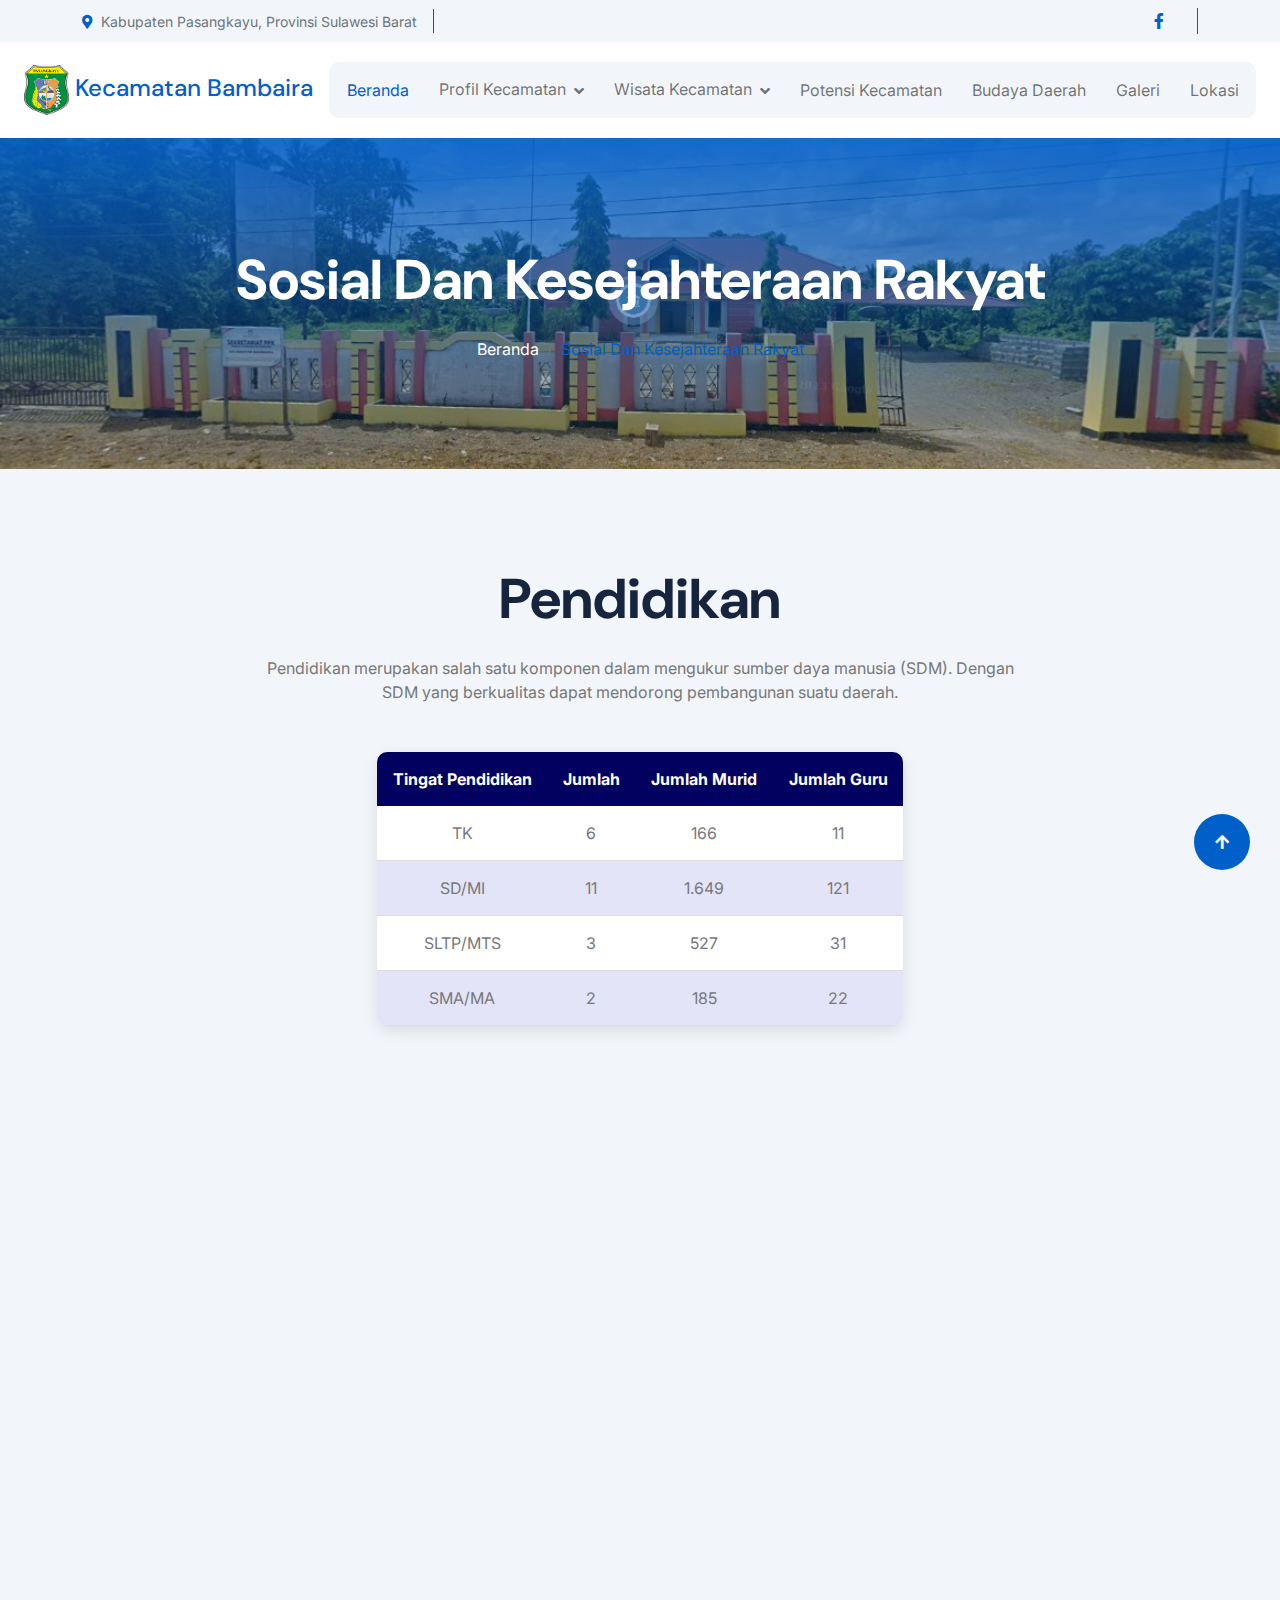
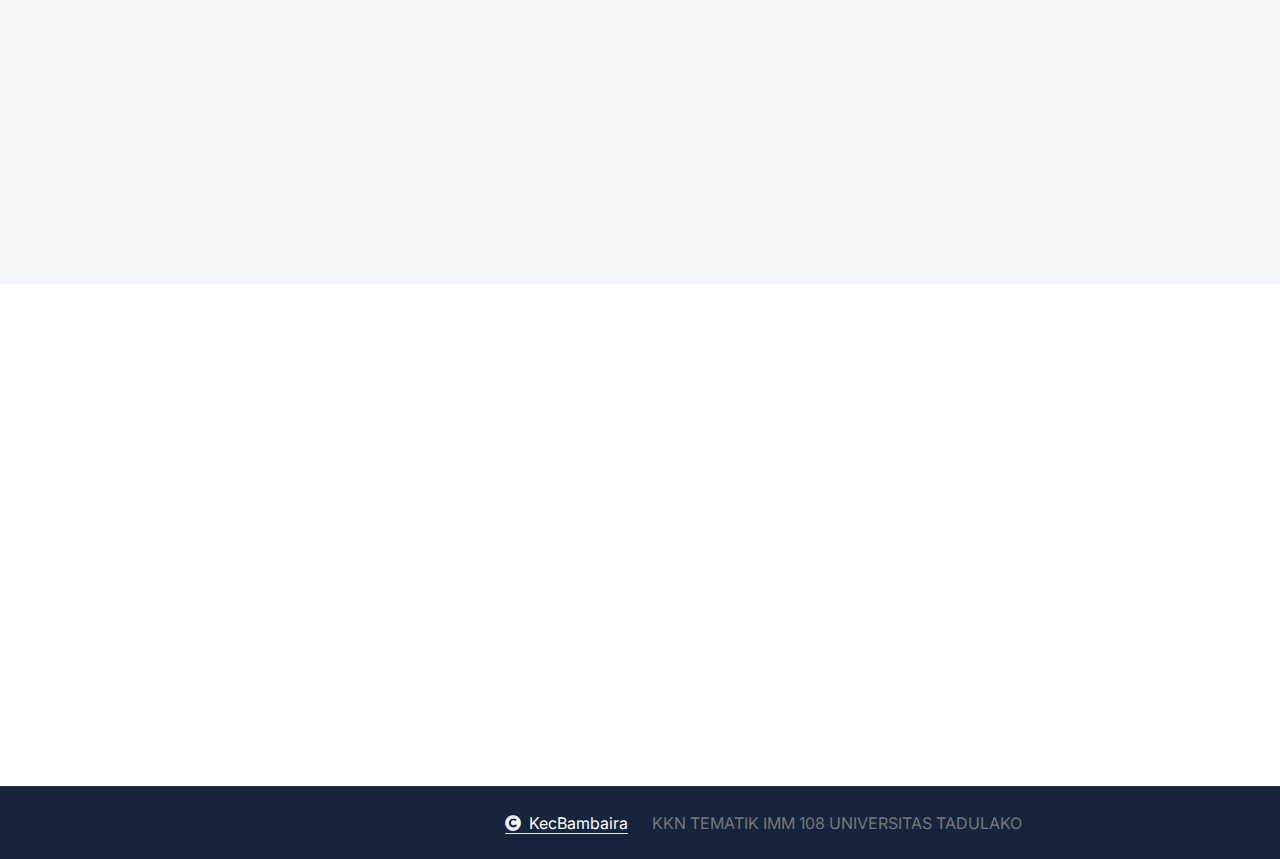
<file: sosnkes.html>
<!DOCTYPE html>
<html lang="en">

    <head>
        <meta charset="utf-8">
        <title>Website Kecamatan Bambaira</title>
        <meta content="width=device-width, initial-scale=1.0" name="viewport">
        <meta content="" name="keywords">
        <meta content="" name="description">

        <!-- Google Web Fonts -->
        <link rel="preconnect" href="https://fonts.googleapis.com">
        <link rel="preconnect" href="https://fonts.gstatic.com" crossorigin>
        <link href="https://fonts.googleapis.com/css2?family=DM+Sans:ital,opsz,wght@0,9..40,100..1000;1,9..40,100..1000&family=Inter:slnt,wght@-10..0,100..900&display=swap" rel="stylesheet">

        <!-- Icon Font Stylesheet -->
        <link rel="stylesheet" href="https://use.fontawesome.com/releases/v5.15.4/css/all.css"/>
        <link href="https://cdn.jsdelivr.net/npm/bootstrap-icons@1.4.1/font/bootstrap-icons.css" rel="stylesheet">

        <!-- Libraries Stylesheet -->
        <link rel="stylesheet" href="lib/animate/animate.min.css"/>
        <link href="lib/lightbox/css/lightbox.min.css" rel="stylesheet">
        <link href="lib/owlcarousel/assets/owl.carousel.min.css" rel="stylesheet">


        <!-- Customized Bootstrap Stylesheet -->
        <link href="css/bootstrap.min.css" rel="stylesheet">

        <!-- Template Stylesheet -->
        <link href="css/style.css" rel="stylesheet">
    </head>

    <body>

        <!-- Spinner Start -->
        <div id="spinner" class="show bg-white position-fixed translate-middle w-100 vh-100 top-50 start-50 d-flex align-items-center justify-content-center">
            <div class="spinner-border text-primary" style="width: 3rem; height: 3rem;" role="status">
                <span class="sr-only">Loading...</span>
            </div>
        </div>
        <!-- Spinner End -->

        <!-- Topbar Start -->
        <div class="container-fluid topbar px-0 px-lg-4 bg-light py-2 d-none d-lg-block">
            <div class="container">
                <div class="row gx-0 align-items-center">
                    <div class="col-lg-8 text-center text-lg-start mb-lg-0">
                        <div class="d-flex flex-wrap">
                            <div class="border-end border-primary pe-3">
                                <a href="#" class="text-muted small"><i class="fas fa-map-marker-alt text-primary me-2"></i>Kabupaten Pasangkayu, Provinsi Sulawesi Barat</a>
                            </div>
                        </div>
                    </div>
                    <div class="col-lg-4 text-center text-lg-end">
                        <div class="d-flex justify-content-end">
                            <div class="d-flex border-end border-primary pe-3">
                                <a class="btn p-0 text-primary me-3" href="https://www.facebook.com/profile.php?id=100089362689321&mibextid=ZbWKwL"><i class="fab fa-facebook-f"></i></a>
                            </div>
                        </div>
                    </div>
                </div>
            </div>
        </div>
        <!-- Topbar End -->

        <!-- Navbar & Hero Start -->
        <div class="container-fluid nav-bar px-0 px-lg-4 py-lg-0">
                <nav class="navbar navbar-expand-lg navbar-light"> 
                    <a href="#" class="navbar-brand p-0">
                        <h4 class="text-primary mb-0"><img src="Kabupaten_Pasangkayu.png" alt="Logo"></i> Kecamatan Bambaira</h4>
                    </a>
                    <button class="navbar-toggler" type="button" data-bs-toggle="collapse" data-bs-target="#navbarCollapse">
                        <span class="fa fa-bars"></span>
                    </button>
                    <div class="collapse navbar-collapse" id="navbarCollapse">
                        <div class="navbar-nav mx-0 mx-lg-auto">
                            <a href="index.html" class="nav-item nav-link active">Beranda</a>
                            <div class="nav-item dropdown">
                                <a href="#" class="nav-link" data-bs-toggle="dropdown">
                                    <span class="dropdown-toggle">Profil Kecamatan</span>
                                </a>
                                <div class="dropdown-menu">
                                    <a href="visimisi.html" class="dropdown-item">Visi & Misi</a>
                                    <a href="struktur Kecamatan.html" class="dropdown-item">Strukur Organisasi</a>
                                    <a href="pembagian wilayah.html" class="dropdown-item">Pembagian Wilayah</a>
                                    <a href="penduduk.html" class="dropdown-item">Penduduk</a>
                                    <a href="sosnkes.html" class="dropdown-item">Sosial dan Kesejahteraan Rakyat</a>
                                </div>
                            </div>
                            <div class="nav-item dropdown">
                                <a href="#" class="nav-link" data-bs-toggle="dropdown">
                                    <span class="dropdown-toggle">Wisata Kecamatan</span>
                                </a>
                                <div class="dropdown-menu">
                                    <a href="arterkn.html" class="dropdown-item">Air Terjun Kaluku Nangka</a>
                                    <a href="sbambatunu.html" class="dropdown-item">Sungai Bambatunu</a>
                                    <a href="artermt.html" class="dropdown-item">Air Terjun Matapangi</a>
                                    <a href="langibajo.html" class="dropdown-item">Langi' Bajo</a>
                                    <a href="goaape.html" class="dropdown-item">Goa Ape</a>
                                </div>
                            </div>
                            <a href="potensi.html" class="nav-item nav-link">Potensi Kecamatan</a>
                            <a href="budaya_d.html" class="nav-item nav-link">Budaya Daerah</a>
                            <a href="galeri.html" class="nav-item nav-link">Galeri</a>
                            <a href="contact.html" class="nav-item nav-link">Lokasi</a>
                        </div>
                    </div>
                </nav>
        </div>
        <!-- Navbar & Hero End -->


        <!-- Header Start -->
        <div class="container-fluid bg-breadcrumb">
            <div class="container text-center py-5" style="max-width: 900px;">
                <h4 class="text-white display-4 mb-4 wow fadeInDown" data-wow-delay="0.1s">Sosial Dan Kesejahteraan Rakyat</h4>
                <ol class="breadcrumb d-flex justify-content-center mb-0 wow fadeInDown" data-wow-delay="0.3s">
                    <li class="breadcrumb-item"><a href="index.html">Beranda</a></li>
                    <li class="breadcrumb-item active text-primary">Sosial Dan Kesejahteraan Rakyat</li>
                </ol>    
            </div>
        </div>
        <!-- Header End -->

        <!-- About Start -->
        <div class="container-fluid bg-light about py-5">
            <div class="container py-5">
                <div class="row g-5">
                    <div class="text-center mx-auto pb-5 wow fadeInUp" data-wow-delay="0.2s" style="max-width: 800px;">
                        <h1 class="display-4 mb-4">Pendidikan</h1>
                        <p class="mb-0">Pendidikan merupakan salah satu komponen dalam mengukur sumber daya manusia (SDM). Dengan SDM yang berkualitas dapat mendorong pembangunan suatu daerah.
                        </p> <br> <br>
                        <div class="table-container">
                            <table>
                                <thead style="justify-content: center;">
                                    <tr>
                                        <th rowspan="2">Tingat Pendidikan</th>
                                        <th rowspan="2">Jumlah</th>
                                        <th rowspan="2">Jumlah Murid</th>
                                        <th rowspan="2">Jumlah Guru</th>
                                    </tr>
                                </thead>
                                <tbody>
                                    <tr>
                                        <td>TK</td>
                                        <td>6</td>
                                        <td>166</td>
                                        <td>11</td>
                                    </tr>
                                    <tr>
                                        <td>SD/MI</td>
                                        <td>11</td>
                                        <td>1.649</td>
                                        <td>121</td>
                                    </tr>
                                    <tr>
                                        <td>SLTP/MTS</td>
                                        <td>3</td>
                                        <td>527</td>
                                        <td>31</td>
                                    </tr>
                                    <tr>
                                        <td>SMA/MA</td>
                                        <td>2</td>
                                        <td>185</td>
                                        <td>22</td>
                                    </tr>
                                </tbody>
                            </table>
                        </div>
                    </div>
                </div>
            </div>
        </div>
        <!-- About End -->


        <!-- Feature Start -->
        <div class="container-fluid feature bg-light pb-5">
            <div class="container pb-5">
                <div class="text-center mx-auto pb-5 wow fadeInUp" data-wow-delay="0.2s" style="max-width: 800px;">
                    <h1 class="display-4 mb-4">Kesehatan</h1>
                    <h4 class="text-primary">Keberhasilan Pembangunan di bidang kesehatan dapat dilihat dari perkembangan sarana dan prasarana kesehatan.</h4>
                    <br><p class="text-dark"><i class="fa fa-check text-primary me-3"></i>Jumlah Sarana Kesehatan di Kecamatan Bambaira: 1 unit (1 Puskesmas rawat inap)</p>
                </div>

                <div class="text-center mx-auto pb-5 wow fadeInUp" data-wow-delay="0.2s" style="max-width: 800px;">
                    <h1 class="display-4 mb-4">Agama</h1>
                    <h4 class="text-primary">Perkembangan Pembangunan di bidang keagamaan dapat di lihat dari banyaknya sarana peribadatan masing-masing agama.</h4>
                    <br><p class="text-dark"><i class="fa fa-check text-primary me-3"></i> Masjid: 24</p>
                    <p class="text-dark"><i class="fa fa-check text-primary me-3"></i> Musholla: 3</p>
                    <p class="text-dark"><i class="fa fa-check text-primary me-3"></i> Gereja: 7</p>
                </div>
            </div>
        </div>
        <!-- Feature End -->


 
        <!-- Footer Start -->
        <div class="container-fluid footer py-5 wow fadeIn" data-wow-delay="0.2s">
            <div class="container py-5">
                <div class="row g-5">
                    <div class="col-xl-9">
                        <div class="mb-5">
                            <div class="row g-4">
                                <div class="col-md-6 col-lg-6 col-xl-5">
                                    <div class="footer-item">
                                        <a href="index.html" class="p-0">
                                            <h3 class="text-white"></i>Kecamatan Bambaira</h3>
                                            <!-- <img src="img/logo.png" alt="Logo"> -->
                                        </a>
                                        <p class="text-white mb-4">"Pelayanan CERIA" : Cepat, Efisien, Ramah, Inovasi, Amanah</p>
                                        <div class="footer-btn d-flex">
                                            <a class="btn btn-md-square rounded-circle me-3" href="https://www.facebook.com/profile.php?id=100089362689321&mibextid=ZbWKwL"><i class="fab fa-facebook-f"></i></a>
                                        </div>
                                    </div>
                                </div>
                                <div class="col-md-6 col-lg-6 col-xl-3">
                                    <div class="footer-item">
                                        <h4 class="text-white mb-4">Quick Links</h4>
                                        <a href="#"><i class="fas fa-angle-right me-2"></i> Profil</a>
                                        <a href="#"><i class="fas fa-angle-right me-2"></i> Wisata</a>
                                        <a href="potensi.html"><i class="fas fa-angle-right me-2"></i> Potensi</a>
                                        <a href="budaya_d.html"><i class="fas fa-angle-right me-2"></i> Budaya</a>
                                        <a href="galeri.html"><i class="fas fa-angle-right me-2"></i> Galeri</a>
                                        <a href="contact.html"><i class="fas fa-angle-right me-2"></i> Lokasi</a>
                                    </div>
                                </div>
                                <div class="col-md-6 col-lg-6 col-xl-4">
                                    <div class="footer-item">
                                        <div class="row g-3">
                                           <div class="col-4">
                                                <div class="footer-instagram rounded">
                                                    <img src="Kabupaten_Pasangkayu.png" class="img-fluid w-100" alt="">
                                                    <div class="footer-search-icon">
                                                        <a href="Kabupaten_Pasangkayu.png" data-lightbox="footerInstagram-2" class="my-auto"><i class="fas fa-link text-white"></i></a>
                                                    </div>
                                                </div>
                                           </div>
                                           <div class="col-4">
                                            <div class="footer-instagram rounded">
                                                <img src="sulbar.png" class="img-fluid w-100" alt="">
                                                <div class="footer-search-icon">
                                                    <a href="sulbar.png" data-lightbox="footerInstagram-3" class="my-auto"><i class="fas fa-link text-white"></i></a>
                                                </div>
                                            </div>
                                       </div>
                                        </div>
                                    </div>
                                </div>
                            </div>
                        </div>
                    </div>
                    
                    <div class="col-xl-3">
                        <div class="footer-item">
                            <div class="col-lg-6 col-xl-4">
                                <div class="d-flex">
                                    <div class="btn-xl-square bg-primary text-white rounded p-4 me-4">
                                        <i class="fas fa-map-marker-alt fa-2x"></i>
                                    </div>
                                    <div>
                                        <h4 class="text-white">Alamat</h4>
                                        <p class="mb-0">JL. TRANS SULAWESI BAMBAIRA, KODE POS 91571</p>
                                    </div>
                                </div>
                            </div>
                        </div>
                    </div>
                </div>
            </div>
        </div>
        <!-- Footer End -->
        
        <!-- Copyright Start -->
        <div class="container-fluid copyright py-4">
            <div class="container">
                <div class="row g-4 align-items-center">
                    <div class="col-md-6 text-center text-md-end mb-md-0">
                        <span class="text-body"><a href="#" class="border-bottom text-white"><i class="fas fa-copyright text-light me-2"></i>KecBambaira</a></span>
                    </div>
                    <div class="col-md-6 text-center text-md-start text-body">
                        <!--/*** This template is free as long as you keep the below author’s credit link/attribution link/backlink. ***/-->
                        <!--/*** If you'd like to use the template without the below author’s credit link/attribution link/backlink, ***/-->
                        <!--/*** you can purchase the Credit Removal License from "https://htmlcodex.com/credit-removal". ***/-->
                        KKN TEMATIK IMM 108 UNIVERSITAS TADULAKO
                    </div>
                </div>
            </div>
        </div>
        <!-- Copyright End -->


        <!-- Back to Top -->
        <a href="#" class="btn btn-primary btn-lg-square rounded-circle back-to-top"><i class="fa fa-arrow-up"></i></a>   

        
        <!-- JavaScript Libraries -->
        <script src="https://ajax.googleapis.com/ajax/libs/jquery/3.6.4/jquery.min.js"></script>
        <script src="https://cdn.jsdelivr.net/npm/bootstrap@5.0.0/dist/js/bootstrap.bundle.min.js"></script>
        <script src="lib/wow/wow.min.js"></script>
        <script src="lib/easing/easing.min.js"></script>
        <script src="lib/waypoints/waypoints.min.js"></script>
        <script src="lib/counterup/counterup.min.js"></script>
        <script src="lib/lightbox/js/lightbox.min.js"></script>
        <script src="lib/owlcarousel/owl.carousel.min.js"></script>
        

        <!-- Template Javascript -->
        <script src="js/main.js"></script>
    </body>

</html>
</file>
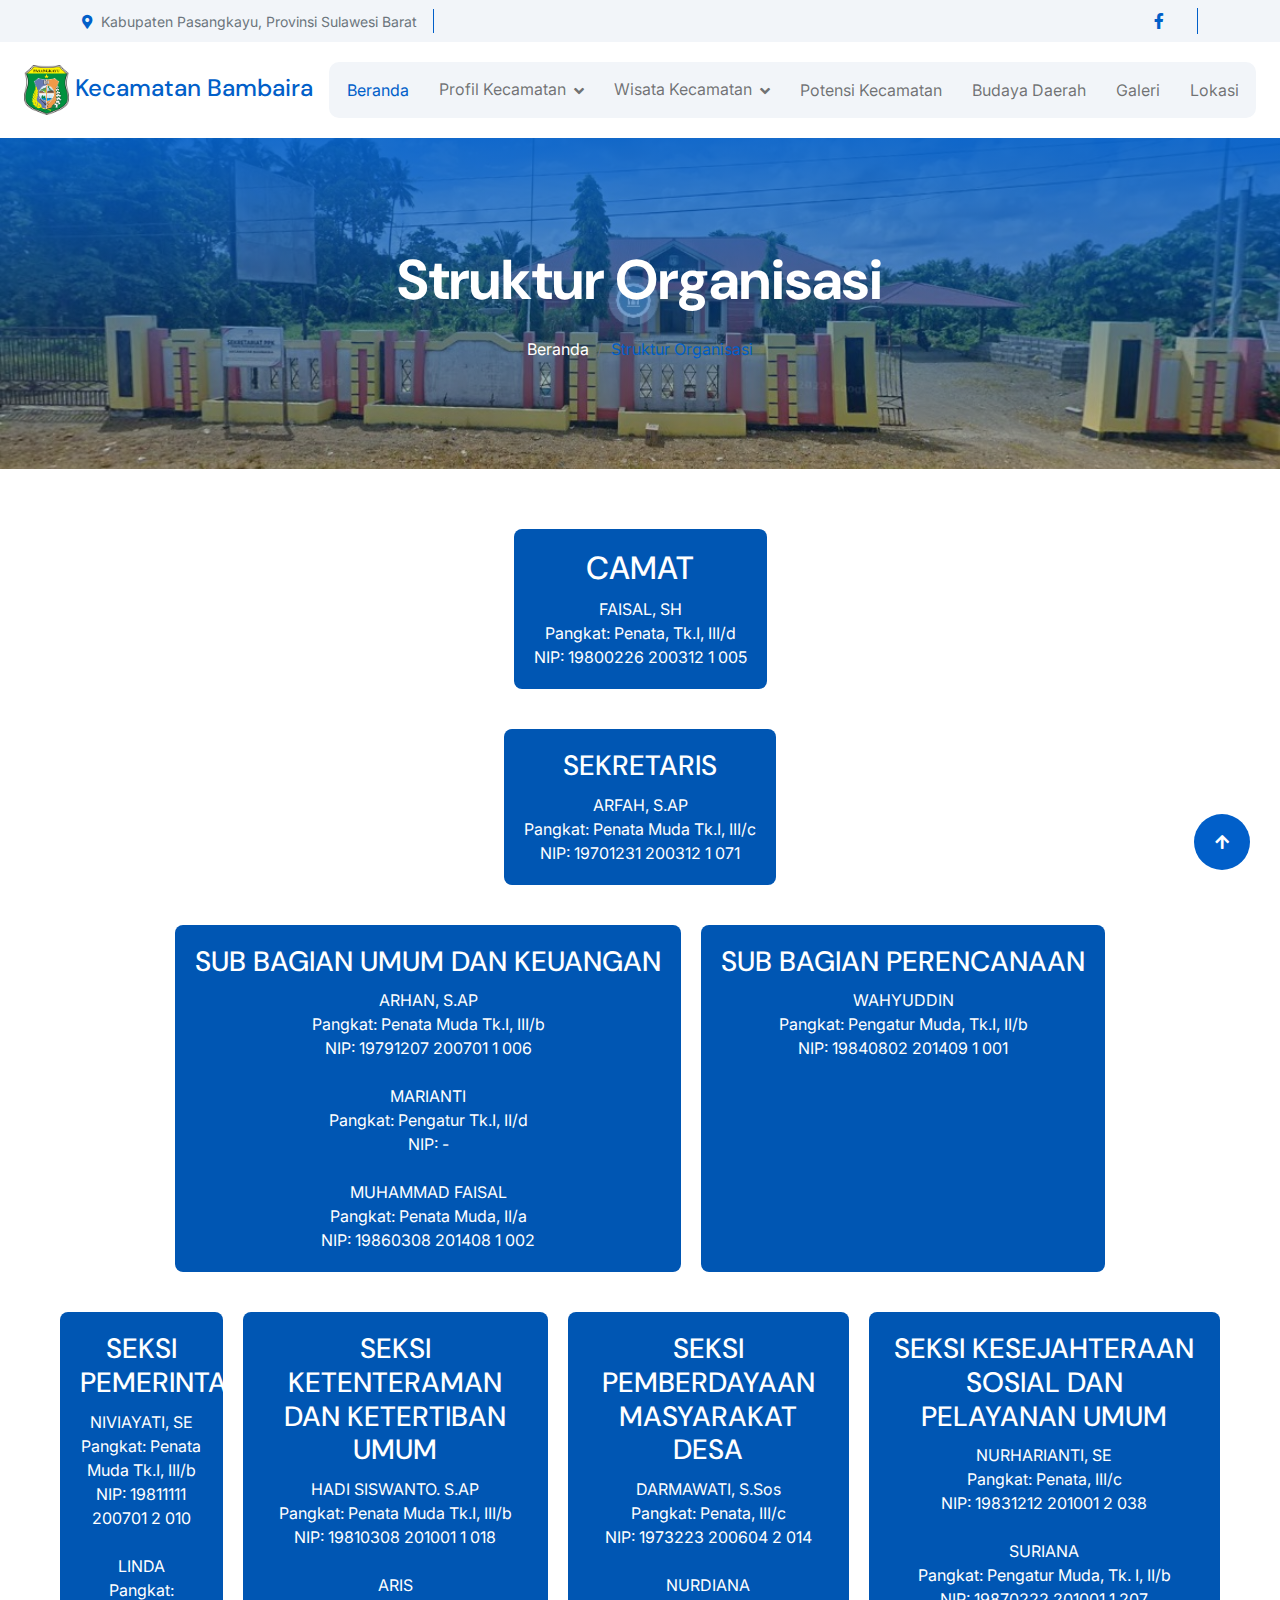
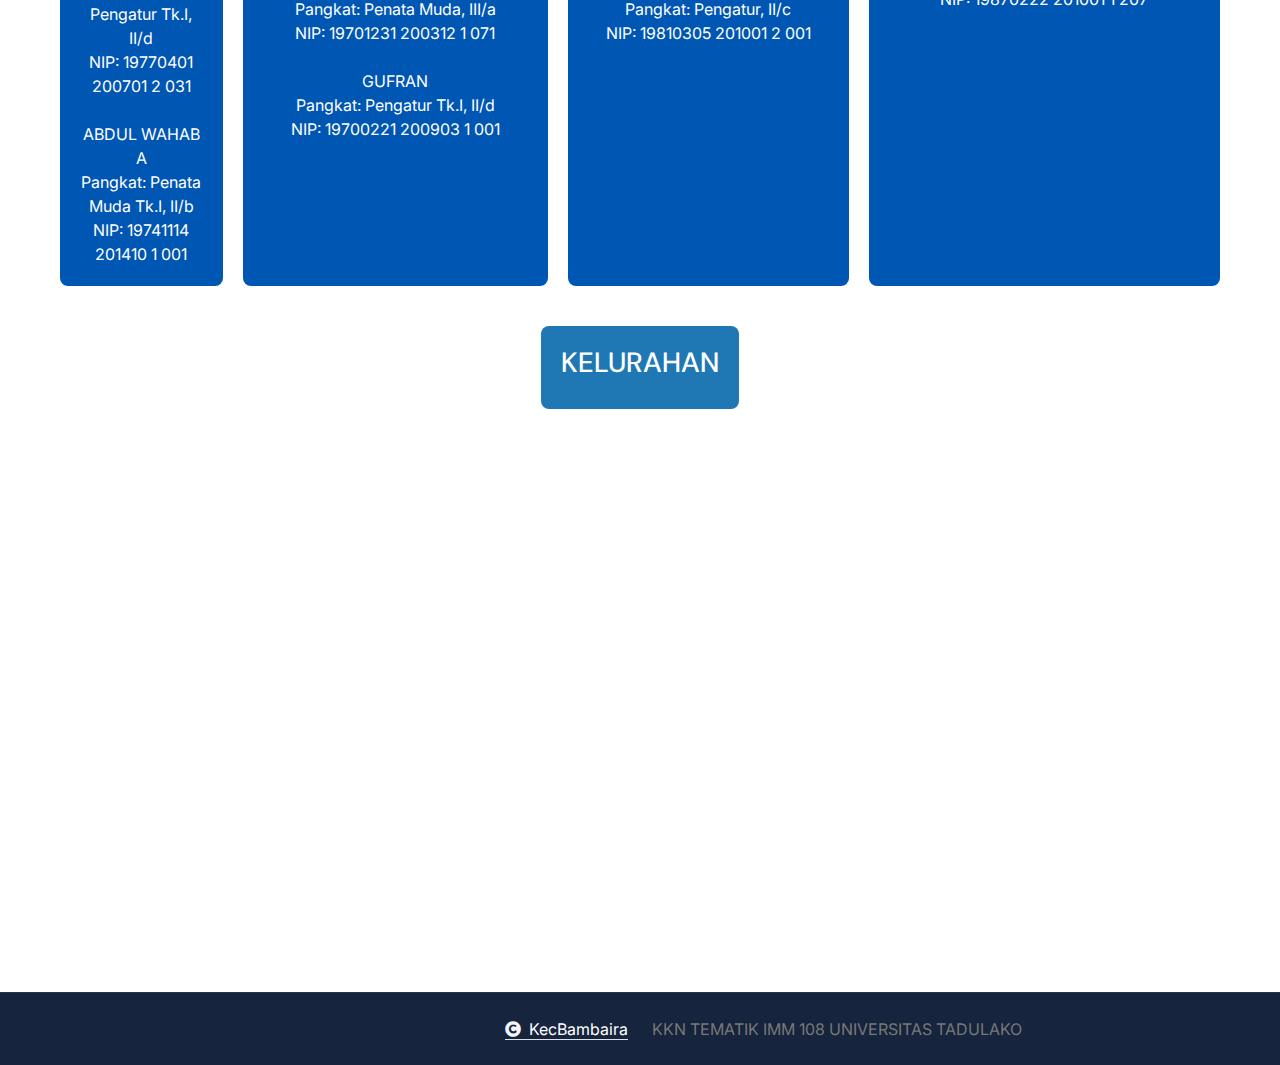
<file: struktur Kecamatan.html>
<!DOCTYPE html>
<html lang="en">

    <head>
        <meta charset="utf-8">
        <title>Website Kecamatan Bambaira</title>
        <meta content="width=device-width, initial-scale=1.0" name="viewport">
        <meta content="" name="keywords">
        <meta content="" name="description">

        <!-- Google Web Fonts -->
        <link rel="preconnect" href="https://fonts.googleapis.com">
        <link rel="preconnect" href="https://fonts.gstatic.com" crossorigin>
        <link href="https://fonts.googleapis.com/css2?family=DM+Sans:ital,opsz,wght@0,9..40,100..1000;1,9..40,100..1000&family=Inter:slnt,wght@-10..0,100..900&display=swap" rel="stylesheet">

        <!-- Icon Font Stylesheet -->
        <link rel="stylesheet" href="https://use.fontawesome.com/releases/v5.15.4/css/all.css"/>
        <link href="https://cdn.jsdelivr.net/npm/bootstrap-icons@1.4.1/font/bootstrap-icons.css" rel="stylesheet">

        <!-- Libraries Stylesheet -->
        <link rel="stylesheet" href="lib/animate/animate.min.css"/>
        <link href="lib/lightbox/css/lightbox.min.css" rel="stylesheet">
        <link href="lib/owlcarousel/assets/owl.carousel.min.css" rel="stylesheet">


        <!-- Customized Bootstrap Stylesheet -->
        <link href="css/bootstrap.min.css" rel="stylesheet">

        <!-- Template Stylesheet -->
        <link href="css/style.css" rel="stylesheet">
    </head>

    <body>

        <!-- Spinner Start -->
        <div id="spinner" class="show bg-white position-fixed translate-middle w-100 vh-100 top-50 start-50 d-flex align-items-center justify-content-center">
            <div class="spinner-border text-primary" style="width: 3rem; height: 3rem;" role="status">
                <span class="sr-only">Loading...</span>
            </div>
        </div>
        <!-- Spinner End -->

        <!-- Topbar Start -->
        <div class="container-fluid topbar px-0 px-lg-4 bg-light py-2 d-none d-lg-block">
            <div class="container">
                <div class="row gx-0 align-items-center">
                    <div class="col-lg-8 text-center text-lg-start mb-lg-0">
                        <div class="d-flex flex-wrap">
                            <div class="border-end border-primary pe-3">
                                <a href="#" class="text-muted small"><i class="fas fa-map-marker-alt text-primary me-2"></i>Kabupaten Pasangkayu, Provinsi Sulawesi Barat</a>
                            </div>
                        </div>
                    </div>
                    <div class="col-lg-4 text-center text-lg-end">
                        <div class="d-flex justify-content-end">
                            <div class="d-flex border-end border-primary pe-3">
                                <a class="btn p-0 text-primary me-3" href="https://www.facebook.com/profile.php?id=100089362689321&mibextid=ZbWKwL"><i class="fab fa-facebook-f"></i></a>
                            </div>
                        </div>
                    </div>
                </div>
            </div>
        </div>
        <!-- Topbar End -->

        <!-- Navbar & Hero Start -->
        <div class="container-fluid nav-bar px-0 px-lg-4 py-lg-0">
                <nav class="navbar navbar-expand-lg navbar-light"> 
                    <a href="#" class="navbar-brand p-0">
                        <h4 class="text-primary mb-0"><img src="Kabupaten_Pasangkayu.png" alt="Logo"></i> Kecamatan Bambaira</h4>
                    </a>
                    <button class="navbar-toggler" type="button" data-bs-toggle="collapse" data-bs-target="#navbarCollapse">
                        <span class="fa fa-bars"></span>
                    </button>
                    <div class="collapse navbar-collapse" id="navbarCollapse">
                        <div class="navbar-nav mx-0 mx-lg-auto">
                            <a href="index.html" class="nav-item nav-link active">Beranda</a>
                            <div class="nav-item dropdown">
                                <a href="#" class="nav-link" data-bs-toggle="dropdown">
                                    <span class="dropdown-toggle">Profil Kecamatan</span>
                                </a>
                                <div class="dropdown-menu">
                                    <a href="visimisi.html" class="dropdown-item">Visi & Misi</a>
                                    <a href="struktur Kecamatan.html" class="dropdown-item">Strukur Organisasi</a>
                                    <a href="pembagian wilayah.html" class="dropdown-item">Pembagian Wilayah</a>
                                    <a href="testimonial.html" class="dropdown-item">Penduduk</a>
                                    <a href="FAQ.html" class="dropdown-item">Sosial dan Kesejahteraan Rakyat</a>
                                </div>
                            </div>
                            <div class="nav-item dropdown">
                                <a href="#" class="nav-link" data-bs-toggle="dropdown">
                                    <span class="dropdown-toggle">Wisata Kecamatan</span>
                                </a>
                                <div class="dropdown-menu">
                                    <a href="arterkn.html" class="dropdown-item">Air Terjun Kaluku Nangka</a>
                                    <a href="sbambatunu.html" class="dropdown-item">Sungai Bambatunu</a>
                                    <a href="artermt.html" class="dropdown-item">Air Terjun Matapangi</a>
                                    <a href="langibajo.html" class="dropdown-item">Langi' Bajo</a>
                                    <a href="goaape.html" class="dropdown-item">Goa Ape</a>
                                </div>
                            </div>
                            <a href="potensi.html" class="nav-item nav-link">Potensi Kecamatan</a>
                            <a href="budaya_d.html" class="nav-item nav-link">Budaya Daerah</a>
                            <a href="galeri.html" class="nav-item nav-link">Galeri</a>
                            <a href="contact.html" class="nav-item nav-link">Lokasi</a>
                        </div>
                    </div>
                </nav>
        </div>
        <!-- Navbar & Hero End -->


        <!-- Header Start -->
        <div class="container-fluid bg-breadcrumb">
            <div class="container text-center py-5" style="max-width: 900px;">
                <h4 class="text-white display-4 mb-4 wow fadeInDown" data-wow-delay="0.1s">Struktur Organisasi</h4>
                <ol class="breadcrumb d-flex justify-content-center mb-0 wow fadeInDown" data-wow-delay="0.3s">
                    <li class="breadcrumb-item"><a href="index.html">Beranda</a></li>
                    <li class="breadcrumb-item active text-primary">Struktur Organisasi</li>
                </ol>    
            </div>
        </div>
        <!-- Header End -->


        <div class="org-chart">
            <div class="level">
                <div class="position">
                    <h2>CAMAT</h2>
                    <p>FAISAL, SH<br>Pangkat: Penata, Tk.I, III/d<br>NIP: 19800226 200312 1 005</p>
                </div>
            </div>
            <div class="level">
                <div class="position">
                    <h3>SEKRETARIS</h3>
                    <p>ARFAH, S.AP<br>Pangkat: Penata Muda Tk.I, III/c<br>NIP: 19701231 200312 1 071</p>
                </div>
            </div>
            <div class="level">
                <div class="position">
                    <h3>SUB BAGIAN UMUM DAN KEUANGAN</h3>
                    <p>ARHAN, S.AP<br>Pangkat: Penata Muda Tk.I, III/b<br>NIP: 19791207 200701 1 006<br><br>MARIANTI<br>Pangkat: Pengatur Tk.I, II/d<br>NIP: -<br><br>MUHAMMAD FAISAL<br>Pangkat: Penata Muda, II/a<br>NIP: 19860308 201408 1 002</p>
                </div>
                <div class="position">
                    <h3>SUB BAGIAN PERENCANAAN</h3>
                    <p>WAHYUDDIN<br>Pangkat: Pengatur Muda, Tk.I, II/b<br>NIP: 19840802 201409 1 001</p>
                </div>
            </div>
            <div class="level">
                <div class="position">
                    <h3>SEKSI PEMERINTAHAN</h3>
                    <p>NIVIAYATI, SE<br>Pangkat: Penata Muda Tk.I, III/b<br>NIP: 19811111 200701 2 010<br><br>LINDA<br>Pangkat: Pengatur Tk.I, II/d<br>NIP: 19770401 200701 2 031<br><br>ABDUL WAHAB A<br>Pangkat: Penata Muda Tk.I, II/b<br>NIP: 19741114 201410 1 001</p>
                </div>
                <div class="position">
                    <h3>SEKSI KETENTERAMAN DAN KETERTIBAN UMUM</h3>
                    <p>HADI SISWANTO. S.AP<br>Pangkat: Penata Muda Tk.I, III/b<br>NIP: 19810308 201001 1 018<br><br>ARIS<br>Pangkat: Penata Muda, III/a<br>NIP: 19701231 200312 1 071<br><br>GUFRAN<br>Pangkat: Pengatur Tk.I, II/d<br>NIP: 19700221 200903 1 001</p>
                </div>
                <div class="position">
                    <h3>SEKSI PEMBERDAYAAN MASYARAKAT DESA</h3>
                    <p>DARMAWATI, S.Sos<br>Pangkat: Penata, III/c<br>NIP: 1973223 200604 2 014<br><br>NURDIANA<br>Pangkat: Pengatur, II/c<br>NIP: 19810305 201001 2 001</p>
                </div>
                <div class="position">
                    <h3>SEKSI KESEJAHTERAAN SOSIAL DAN PELAYANAN UMUM</h3>
                    <p>NURHARIANTI, SE<br>Pangkat: Penata, III/c<br>NIP: 19831212 201001 2 038<br><br>SURIANA<br>Pangkat: Pengatur Muda, Tk. I, II/b<br>NIP: 19870222 201001 1 207</p>
                </div>
            </div>
            <div class="level">
                <div class="position bottom">
                    <h3>KELURAHAN</h3>
                </div>
            </div>
        </div>

  
        <!-- Footer Start -->
        <div class="container-fluid footer py-5 wow fadeIn" data-wow-delay="0.2s">
            <div class="container py-5">
                <div class="row g-5">
                    <div class="col-xl-9">
                        <div class="mb-5">
                            <div class="row g-4">
                                <div class="col-md-6 col-lg-6 col-xl-5">
                                    <div class="footer-item">
                                        <a href="index.html" class="p-0">
                                            <h3 class="text-white"></i>Kecamatan Bambaira</h3>
                                            <!-- <img src="img/logo.png" alt="Logo"> -->
                                        </a>
                                        <p class="text-white mb-4">"Pelayanan CERIA" : Cepat, Efisien, Ramah, Inovasi, Amanah</p>
                                        <div class="footer-btn d-flex">
                                            <a class="btn btn-md-square rounded-circle me-3" href="https://www.facebook.com/profile.php?id=100089362689321&mibextid=ZbWKwL"><i class="fab fa-facebook-f"></i></a>
                                        </div>
                                    </div>
                                </div>
                                <div class="col-md-6 col-lg-6 col-xl-3">
                                    <div class="footer-item">
                                        <h4 class="text-white mb-4">Quick Links</h4>
                                        <a href="#"><i class="fas fa-angle-right me-2"></i> Profil</a>
                                        <a href="#"><i class="fas fa-angle-right me-2"></i> Wisata</a>
                                        <a href="potensi.html"><i class="fas fa-angle-right me-2"></i> Potensi</a>
                                        <a href="budaya_d.html"><i class="fas fa-angle-right me-2"></i> Budaya</a>
                                        <a href="galeri.html"><i class="fas fa-angle-right me-2"></i> Galeri</a>
                                        <a href="contact.html"><i class="fas fa-angle-right me-2"></i> Lokasi</a>
                                    </div>
                                </div>
                                <div class="col-md-6 col-lg-6 col-xl-4">
                                    <div class="footer-item">
                                        <div class="row g-3">
                                           <div class="col-4">
                                                <div class="footer-instagram rounded">
                                                    <img src="Kabupaten_Pasangkayu.png" class="img-fluid w-100" alt="">
                                                    <div class="footer-search-icon">
                                                        <a href="Kabupaten_Pasangkayu.png" data-lightbox="footerInstagram-2" class="my-auto"><i class="fas fa-link text-white"></i></a>
                                                    </div>
                                                </div>
                                           </div>
                                           <div class="col-4">
                                            <div class="footer-instagram rounded">
                                                <img src="sulbar.png" class="img-fluid w-100" alt="">
                                                <div class="footer-search-icon">
                                                    <a href="sulbar.png" data-lightbox="footerInstagram-3" class="my-auto"><i class="fas fa-link text-white"></i></a>
                                                </div>
                                            </div>
                                       </div>
                                        </div>
                                    </div>
                                </div>
                            </div>
                        </div>
                    </div>
                    
                    <div class="col-xl-3">
                        <div class="footer-item">
                            <div class="col-lg-6 col-xl-4">
                                <div class="d-flex">
                                    <div class="btn-xl-square bg-primary text-white rounded p-4 me-4">
                                        <i class="fas fa-map-marker-alt fa-2x"></i>
                                    </div>
                                    <div>
                                        <h4 class="text-white">Alamat</h4>
                                        <p class="mb-0">JL. TRANS SULAWESI BAMBAIRA, KODE POS 91571</p>
                                    </div>
                                </div>
                            </div>
                        </div>
                    </div>
                </div>
            </div>
        </div>
        <!-- Footer End -->
        
        <!-- Copyright Start -->
        <div class="container-fluid copyright py-4">
            <div class="container">
                <div class="row g-4 align-items-center">
                    <div class="col-md-6 text-center text-md-end mb-md-0">
                        <span class="text-body"><a href="#" class="border-bottom text-white"><i class="fas fa-copyright text-light me-2"></i>KecBambaira</a></span>
                    </div>
                    <div class="col-md-6 text-center text-md-start text-body">
                        <!--/*** This template is free as long as you keep the below author’s credit link/attribution link/backlink. ***/-->
                        <!--/*** If you'd like to use the template without the below author’s credit link/attribution link/backlink, ***/-->
                        <!--/*** you can purchase the Credit Removal License from "https://htmlcodex.com/credit-removal". ***/-->
                        KKN TEMATIK IMM 108 UNIVERSITAS TADULAKO
                    </div>
                </div>
            </div>
        </div>
        <!-- Copyright End -->


        <!-- Back to Top -->
        <a href="#" class="btn btn-primary btn-lg-square rounded-circle back-to-top"><i class="fa fa-arrow-up"></i></a>   

        
        <!-- JavaScript Libraries -->
        <script src="https://ajax.googleapis.com/ajax/libs/jquery/3.6.4/jquery.min.js"></script>
        <script src="https://cdn.jsdelivr.net/npm/bootstrap@5.0.0/dist/js/bootstrap.bundle.min.js"></script>
        <script src="lib/wow/wow.min.js"></script>
        <script src="lib/easing/easing.min.js"></script>
        <script src="lib/waypoints/waypoints.min.js"></script>
        <script src="lib/counterup/counterup.min.js"></script>
        <script src="lib/lightbox/js/lightbox.min.js"></script>
        <script src="lib/owlcarousel/owl.carousel.min.js"></script>
        

        <!-- Template Javascript -->
        <script src="js/main.js"></script>
    </body>

</html>
</file>
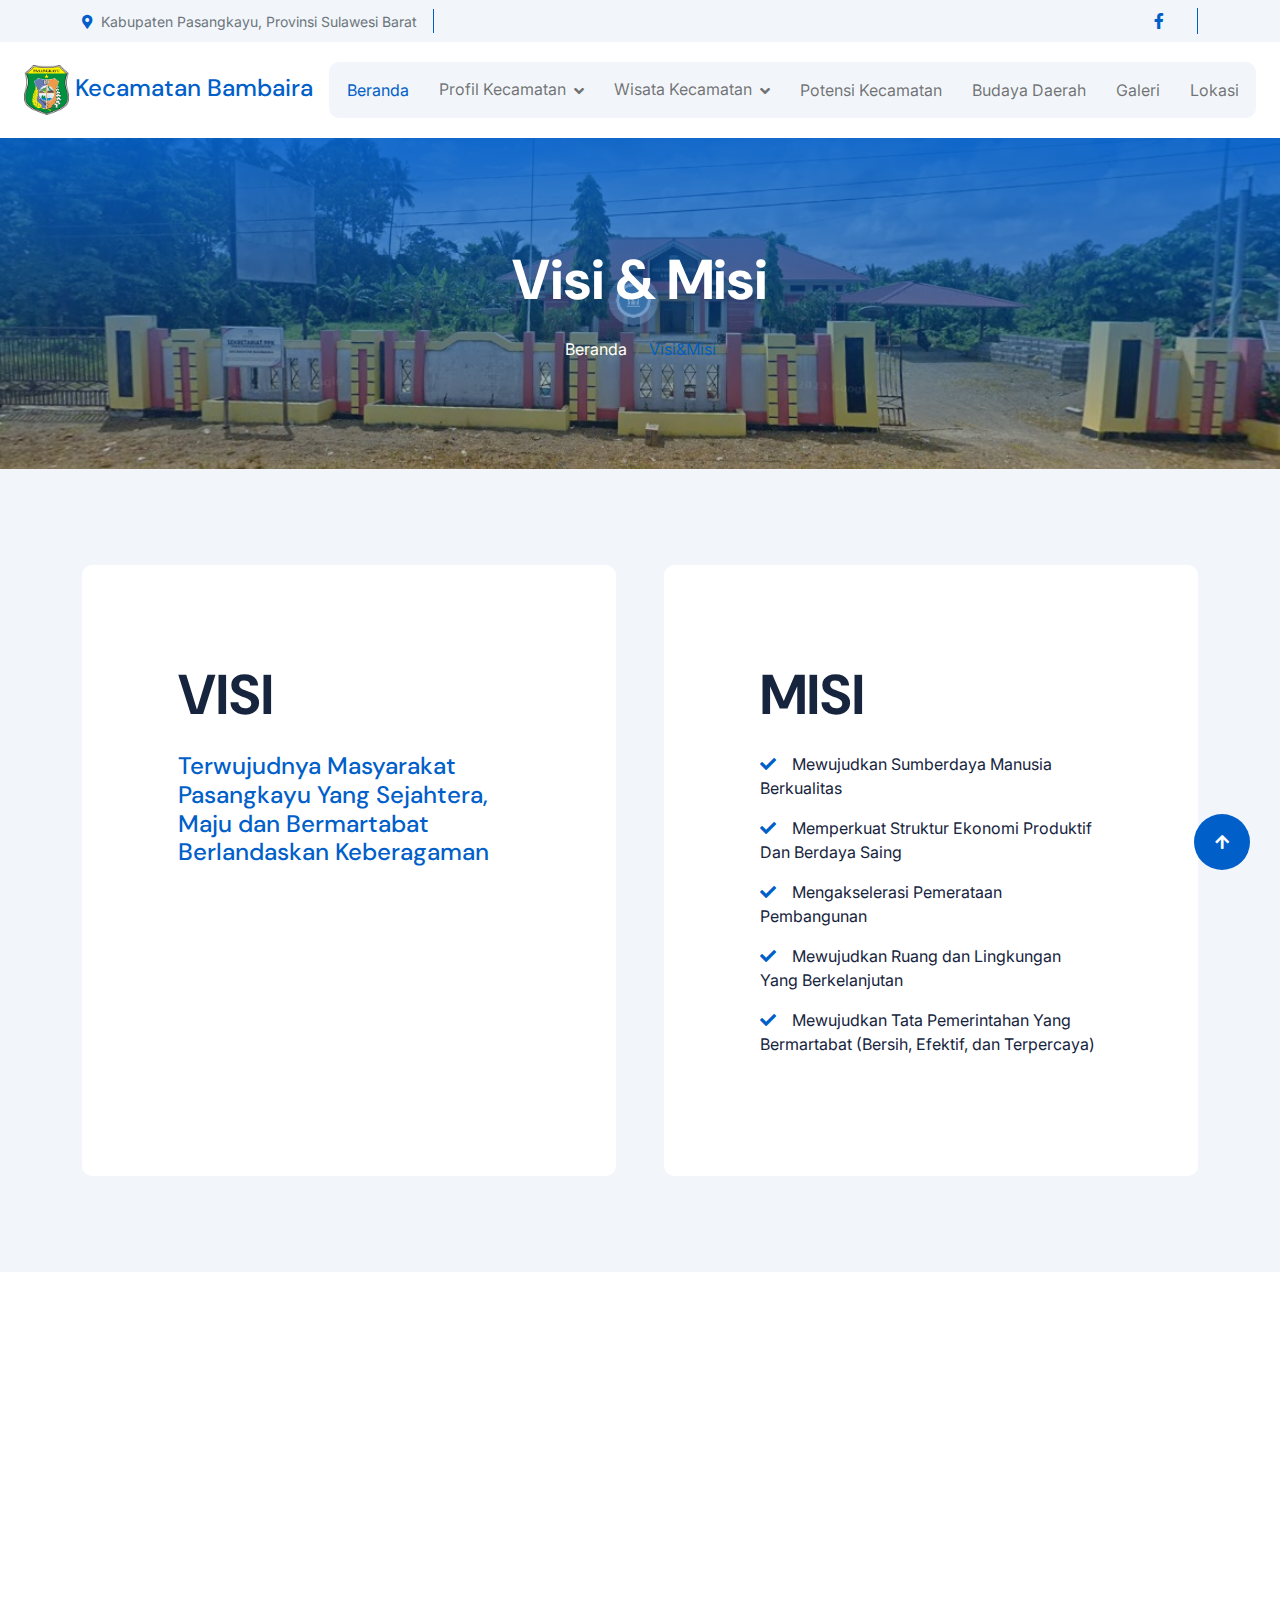
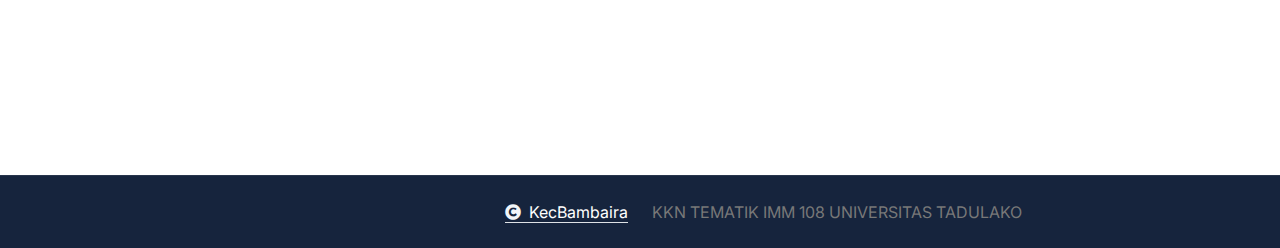
<file: visimisi.html>
<!DOCTYPE html>
<html lang="en">

    <head>
        <meta charset="utf-8">
        <title>Website Kecamatan Bambaira</title>
        <meta content="width=device-width, initial-scale=1.0" name="viewport">
        <meta content="" name="keywords">
        <meta content="" name="description">

        <!-- Google Web Fonts -->
        <link rel="preconnect" href="https://fonts.googleapis.com">
        <link rel="preconnect" href="https://fonts.gstatic.com" crossorigin>
        <link href="https://fonts.googleapis.com/css2?family=DM+Sans:ital,opsz,wght@0,9..40,100..1000;1,9..40,100..1000&family=Inter:slnt,wght@-10..0,100..900&display=swap" rel="stylesheet">

        <!-- Icon Font Stylesheet -->
        <link rel="stylesheet" href="https://use.fontawesome.com/releases/v5.15.4/css/all.css"/>
        <link href="https://cdn.jsdelivr.net/npm/bootstrap-icons@1.4.1/font/bootstrap-icons.css" rel="stylesheet">

        <!-- Libraries Stylesheet -->
        <link rel="stylesheet" href="lib/animate/animate.min.css"/>
        <link href="lib/lightbox/css/lightbox.min.css" rel="stylesheet">
        <link href="lib/owlcarousel/assets/owl.carousel.min.css" rel="stylesheet">


        <!-- Customized Bootstrap Stylesheet -->
        <link href="css/bootstrap.min.css" rel="stylesheet">

        <!-- Template Stylesheet -->
        <link href="css/style.css" rel="stylesheet">
    </head>

    <body>

        <!-- Spinner Start -->
        <div id="spinner" class="show bg-white position-fixed translate-middle w-100 vh-100 top-50 start-50 d-flex align-items-center justify-content-center">
            <div class="spinner-border text-primary" style="width: 3rem; height: 3rem;" role="status">
                <span class="sr-only">Loading...</span>
            </div>
        </div>
        <!-- Spinner End -->

        <!-- Topbar Start -->
        <div class="container-fluid topbar px-0 px-lg-4 bg-light py-2 d-none d-lg-block">
            <div class="container">
                <div class="row gx-0 align-items-center">
                    <div class="col-lg-8 text-center text-lg-start mb-lg-0">
                        <div class="d-flex flex-wrap">
                            <div class="border-end border-primary pe-3">
                                <a href="#" class="text-muted small"><i class="fas fa-map-marker-alt text-primary me-2"></i>Kabupaten Pasangkayu, Provinsi Sulawesi Barat</a>
                            </div>
                        </div>
                    </div>
                    <div class="col-lg-4 text-center text-lg-end">
                        <div class="d-flex justify-content-end">
                            <div class="d-flex border-end border-primary pe-3">
                                <a class="btn p-0 text-primary me-3" href="https://www.facebook.com/profile.php?id=100089362689321&mibextid=ZbWKwL"><i class="fab fa-facebook-f"></i></a>
                            </div>
                        </div>
                    </div>
                </div>
            </div>
        </div>
        <!-- Topbar End -->

        <!-- Navbar & Hero Start -->
        <div class="container-fluid nav-bar px-0 px-lg-4 py-lg-0">
                <nav class="navbar navbar-expand-lg navbar-light"> 
                    <a href="#" class="navbar-brand p-0">
                        <h4 class="text-primary mb-0"><img src="Kabupaten_Pasangkayu.png" alt="Logo"></i> Kecamatan Bambaira</h4>
                    </a>
                    <button class="navbar-toggler" type="button" data-bs-toggle="collapse" data-bs-target="#navbarCollapse">
                        <span class="fa fa-bars"></span>
                    </button>
                    <div class="collapse navbar-collapse" id="navbarCollapse">
                        <div class="navbar-nav mx-0 mx-lg-auto">
                            <a href="index.html" class="nav-item nav-link active">Beranda</a>
                            <div class="nav-item dropdown">
                                <a href="#" class="nav-link" data-bs-toggle="dropdown">
                                    <span class="dropdown-toggle">Profil Kecamatan</span>
                                </a>
                                <div class="dropdown-menu">
                                    <a href="visimisi.html" class="dropdown-item">Visi & Misi</a>
                                    <a href="struktur Kecamatan.html" class="dropdown-item">Strukur Organisasi</a>
                                    <a href="pembagian wilayah.html" class="dropdown-item">Pembagian Wilayah</a>
                                    <a href="penduduk.html" class="dropdown-item">Penduduk</a>
                                    <a href="sosnkes.html" class="dropdown-item">Sosial dan Kesejahteraan Rakyat</a>
                                </div>
                            </div>
                            <div class="nav-item dropdown">
                                <a href="#" class="nav-link" data-bs-toggle="dropdown">
                                    <span class="dropdown-toggle">Wisata Kecamatan</span>
                                </a>
                                <div class="dropdown-menu">
                                    <a href="arterkn.html" class="dropdown-item">Air Terjun Kaluku Nangka</a>
                                    <a href="sbambatunu.html" class="dropdown-item">Sungai Bambatunu</a>
                                    <a href="artermt.html" class="dropdown-item">Air Terjun Matapangi</a>
                                    <a href="langibajo.html" class="dropdown-item">Langi' Bajo</a>
                                    <a href="goaape.html" class="dropdown-item">Goa Ape</a>
                                </div>
                            </div>
                            <a href="potensi.html" class="nav-item nav-link">Potensi Kecamatan</a>
                            <a href="budaya_d.html" class="nav-item nav-link">Budaya Daerah</a>
                            <a href="galeri.html" class="nav-item nav-link">Galeri</a>
                            <a href="contact.html" class="nav-item nav-link">Lokasi</a>
                        </div>
                    </div>
                </nav>
        </div>
        <!-- Navbar & Hero End -->


        <!-- Header Start -->
        <div class="container-fluid bg-breadcrumb">
            <div class="container text-center py-5" style="max-width: 900px;">
                <h4 class="text-white display-4 mb-4 wow fadeInDown" data-wow-delay="0.1s">Visi & Misi</h4>
                <ol class="breadcrumb d-flex justify-content-center mb-0 wow fadeInDown" data-wow-delay="0.3s">
                    <li class="breadcrumb-item"><a href="index.html">Beranda</a></li>
                    <li class="breadcrumb-item active text-primary">Visi&Misi</li>
                </ol>    
            </div>
        </div>
        <!-- Header End -->


        <!-- About Start -->
        <div class="container-fluid bg-light about py-5">
            <div class="container py-5">
                <div class="row g-5">
                    <div class="col-xl-6 wow fadeInLeft" data-wow-delay="0.2s">
                        <div class="bg-white rounded p-5 h-100">
                        <div class="about-item-content bg-white rounded p-5 h-100">
                            <h1 class="display-4 mb-4">VISI</h1>
                            <h4 class="text-primary">Terwujudnya Masyarakat Pasangkayu Yang Sejahtera,  Maju dan Bermartabat Berlandaskan Keberagaman</h4>
                        </div>
                    </div>
                    </div>
                    <div class="col-xl-6 wow fadeInRight" data-wow-delay="0.2s">
                        <div class="bg-white rounded p-5 h-100">
                            <div class="about-item-content bg-white rounded p-5 h-100">
                                <h1 class="display-4 mb-4">MISI</h1>
                                <p class="text-dark"><i class="fa fa-check text-primary me-3"></i>Mewujudkan Sumberdaya Manusia Berkualitas </p>
                                <p class="text-dark"><i class="fa fa-check text-primary me-3"></i>Memperkuat Struktur Ekonomi Produktif Dan Berdaya Saing</p>
                                <p class="text-dark"><i class="fa fa-check text-primary me-3"></i>Mengakselerasi Pemerataan Pembangunan</p>
                                <p class="text-dark"><i class="fa fa-check text-primary me-3"></i>Mewujudkan Ruang dan Lingkungan Yang Berkelanjutan</p>
                                <p class="text-dark mb-4"><i class="fa fa-check text-primary me-3"></i>Mewujudkan Tata Pemerintahan Yang Bermartabat (Bersih, Efektif, dan Terpercaya)</p>
                            </div>
                        </div>
                    </div>
                </div>
            </div>
        </div>
        <!-- About End -->

  
        <!-- Footer Start -->
        <div class="container-fluid footer py-5 wow fadeIn" data-wow-delay="0.2s">
            <div class="container py-5">
                <div class="row g-5">
                    <div class="col-xl-9">
                        <div class="mb-5">
                            <div class="row g-4">
                                <div class="col-md-6 col-lg-6 col-xl-5">
                                    <div class="footer-item">
                                        <a href="index.html" class="p-0">
                                            <h3 class="text-white"></i>Kecamatan Bambaira</h3>
                                            <!-- <img src="img/logo.png" alt="Logo"> -->
                                        </a>
                                        <p class="text-white mb-4">"Pelayanan CERIA" : Cepat, Efisien, Ramah, Inovasi, Amanah</p>
                                        <div class="footer-btn d-flex">
                                            <a class="btn btn-md-square rounded-circle me-3" href="https://www.facebook.com/profile.php?id=100089362689321&mibextid=ZbWKwL"><i class="fab fa-facebook-f"></i></a>
                                        </div>
                                    </div>
                                </div>
                                <div class="col-md-6 col-lg-6 col-xl-3">
                                    <div class="footer-item">
                                        <h4 class="text-white mb-4">Quick Links</h4>
                                        <a href="#"><i class="fas fa-angle-right me-2"></i> Profil</a>
                                        <a href="#"><i class="fas fa-angle-right me-2"></i> Wisata</a>
                                        <a href="potensi.html"><i class="fas fa-angle-right me-2"></i> Potensi</a>
                                        <a href="budaya_d.html"><i class="fas fa-angle-right me-2"></i> Budaya</a>
                                        <a href="galeri.html"><i class="fas fa-angle-right me-2"></i> Galeri</a>
                                        <a href="contact.html"><i class="fas fa-angle-right me-2"></i> Lokasi</a>
                                    </div>
                                </div>
                                <div class="col-md-6 col-lg-6 col-xl-4">
                                    <div class="footer-item">
                                        <div class="row g-3">
                                           <div class="col-4">
                                                <div class="footer-instagram rounded">
                                                    <img src="Kabupaten_Pasangkayu.png" class="img-fluid w-100" alt="">
                                                    <div class="footer-search-icon">
                                                        <a href="Kabupaten_Pasangkayu.png" data-lightbox="footerInstagram-2" class="my-auto"><i class="fas fa-link text-white"></i></a>
                                                    </div>
                                                </div>
                                           </div>
                                           <div class="col-4">
                                            <div class="footer-instagram rounded">
                                                <img src="sulbar.png" class="img-fluid w-100" alt="">
                                                <div class="footer-search-icon">
                                                    <a href="sulbar.png" data-lightbox="footerInstagram-3" class="my-auto"><i class="fas fa-link text-white"></i></a>
                                                </div>
                                            </div>
                                       </div>
                                        </div>
                                    </div>
                                </div>
                            </div>
                        </div>
                    </div>
                    
                    <div class="col-xl-3">
                        <div class="footer-item">
                            <div class="col-lg-6 col-xl-4">
                                <div class="d-flex">
                                    <div class="btn-xl-square bg-primary text-white rounded p-4 me-4">
                                        <i class="fas fa-map-marker-alt fa-2x"></i>
                                    </div>
                                    <div>
                                        <h4 class="text-white">Alamat</h4>
                                        <p class="mb-0">JL. TRANS SULAWESI BAMBAIRA, KODE POS 91571</p>
                                    </div>
                                </div>
                            </div>
                        </div>
                    </div>
                </div>
            </div>
        </div>
        <!-- Footer End -->
        
        <!-- Copyright Start -->
        <div class="container-fluid copyright py-4">
            <div class="container">
                <div class="row g-4 align-items-center">
                    <div class="col-md-6 text-center text-md-end mb-md-0">
                        <span class="text-body"><a href="#" class="border-bottom text-white"><i class="fas fa-copyright text-light me-2"></i>KecBambaira</a></span>
                    </div>
                    <div class="col-md-6 text-center text-md-start text-body">
                        <!--/*** This template is free as long as you keep the below author’s credit link/attribution link/backlink. ***/-->
                        <!--/*** If you'd like to use the template without the below author’s credit link/attribution link/backlink, ***/-->
                        <!--/*** you can purchase the Credit Removal License from "https://htmlcodex.com/credit-removal". ***/-->
                        KKN TEMATIK IMM 108 UNIVERSITAS TADULAKO
                    </div>
                </div>
            </div>
        </div>
        <!-- Copyright End -->


        <!-- Back to Top -->
        <a href="#" class="btn btn-primary btn-lg-square rounded-circle back-to-top"><i class="fa fa-arrow-up"></i></a>   

        
        <!-- JavaScript Libraries -->
        <script src="https://ajax.googleapis.com/ajax/libs/jquery/3.6.4/jquery.min.js"></script>
        <script src="https://cdn.jsdelivr.net/npm/bootstrap@5.0.0/dist/js/bootstrap.bundle.min.js"></script>
        <script src="lib/wow/wow.min.js"></script>
        <script src="lib/easing/easing.min.js"></script>
        <script src="lib/waypoints/waypoints.min.js"></script>
        <script src="lib/counterup/counterup.min.js"></script>
        <script src="lib/lightbox/js/lightbox.min.js"></script>
        <script src="lib/owlcarousel/owl.carousel.min.js"></script>
        

        <!-- Template Javascript -->
        <script src="js/main.js"></script>
    </body>

</html>
</file>
<file: css/style.css>
/*** Spinner Start ***/
#spinner {
    opacity: 0;
    visibility: hidden;
    transition: opacity .5s ease-out, visibility 0s linear .5s;
    z-index: 99999;
}

#spinner.show {
    transition: opacity .5s ease-out, visibility 0s linear 0s;
    visibility: visible;
    opacity: 1;
}
/*** Spinner End ***/

.back-to-top {
    position: fixed;
    right: 30px;
    bottom: 30px;
    transition: 0.5s;
    z-index: 99;
}


/*** Button Start ***/
.btn {
    font-weight: 600;
    transition: .5s;
}

.btn-square {
    width: 32px;
    height: 32px;
}

.btn-sm-square {
    width: 34px;
    height: 34px;
}

.btn-md-square {
    width: 44px;
    height: 44px;
}

.btn-lg-square {
    width: 56px;
    height: 56px;
}

.btn-xl-square {
    width: 66px;
    height: 66px;
}

.btn-square,
.btn-sm-square,
.btn-md-square,
.btn-lg-square,
.btn-xl-square {
    padding: 0;
    display: flex;
    align-items: center;
    justify-content: center;
    font-weight: normal;
}

.btn.btn-primary {
    color: var(--bs-white);
    border: none;
}

.btn.btn-primary:hover {
    background: var(--bs-dark);
    color: var(--bs-white);
}

.btn.btn-light {
    color: var(--bs-primary);
    border: none;
}

.btn.btn-light:hover {
    color: var(--bs-white);
    background: var(--bs-dark);
}

.btn.btn-dark {
    color: var(--bs-white);
    border: none;
}

.btn.btn-dark:hover {
    color: var(--bs-primary);
    background: var(--bs-light);
}


/*** Topbar Start ***/ 
.topbar .dropdown-toggle::after {
    border: none;
    content: "\f107";
    font-family: "Font Awesome 5 Free";
    font-weight: 600;
    vertical-align: middle;
    margin-left: 8px;
    color: var(--bs-primary);
}

.topbar .dropdown .dropdown-menu a:hover {
    background: var(--bs-primary);
    color: var(--bs-white);
}

.topbar .dropdown .dropdown-menu {
    transform: rotateX(0deg);
    visibility: visible;
    background: var(--bs-light);
    padding-top: 10px;
    border: 0;
    transition: .5s;
    opacity: 1;
}
/*** Topbar End ***/


/*** Navbar Start ***/
.nav-bar {
    background: var(--bs-white);
    transition: 1s;
}

.navbar-light .navbar-brand img {
    max-height: 60px;
    transition: .5s;
}

.nav-bar .navbar-light .navbar-brand img {
    max-height: 50px;
}

.navbar .navbar-nav .nav-item .nav-link {
    padding: 0;
}

.navbar .navbar-nav .nav-item {
    display: flex;
    align-items: center;
    padding: 15px;
}

.navbar-light .navbar-nav .nav-item:hover,
.navbar-light .navbar-nav .nav-item.active,
.navbar-light .navbar-nav .nav-item:hover .nav-link,
.navbar-light .navbar-nav .nav-item.active .nav-link {
    color: var(--bs-primary);
}

@media (max-width: 991px) {
    .navbar {
        padding: 20px 0;
    }

    .navbar .navbar-nav .nav-link {
        padding: 0;
    }

    .navbar .navbar-nav .nav-item {
        display: flex;
        padding: 20px;
        flex-direction: column;
        justify-content: start;
        align-items: start;
    }

    .navbar .navbar-nav .nav-btn {
        display: flex;
        justify-content: start;
    }

    .navbar .navbar-nav {
        width: 100%;
        display: flex;
        margin-top: 20px;
        padding-bottom: 20px;
        background: var(--bs-light);
        border-radius: 10px;
    }

    .navbar.navbar-expand-lg .navbar-toggler {
        padding: 8px 15px;
        border: 1px solid var(--bs-primary);
        color: var(--bs-primary);
    }
}

.navbar .dropdown-toggle::after {
    border: none;
    content: "\f107";
    font-family: "Font Awesome 5 Free";
    font-weight: 600;
    vertical-align: middle;
    margin-left: 8px;
}

.dropdown .dropdown-menu .dropdown-item:hover {
    background: var(--bs-primary);
    color: var(--bs-white);
}

@media (min-width: 992px) {
    .navbar {
        padding: 20px 0;
    }

    .navbar .nav-btn {
        display: flex;
        align-items: center;
        justify-content: end;
    }

    .navbar .navbar-nav {
        width: 100%;
        display: flex;
        justify-content: center;
        align-items: center;
        background: var(--bs-light);
        border-radius: 10px;
    }

    .navbar .navbar-nav .nav-btn {
        width: 100%;
        display: flex;
        margin-left: auto;
    }

    .navbar .nav-item .dropdown-menu {
        display: block;
        visibility: hidden;
        top: 100%;
        transform: rotateX(-75deg);
        transform-origin: 0% 0%;
        border: 0;
        border-radius: 10px;
        transition: .5s;
        opacity: 0;
    }

    .navbar .nav-item:hover .dropdown-menu {
        transform: rotateX(0deg);
        visibility: visible;
        margin-top: 20px;
        background: var(--bs-light);
        transition: .5s;
        opacity: 1;
    }
}
/*** Navbar End ***/


/*** Carousel Hero Header Start ***/
.header-carousel .header-carousel-item {
    height: 700px;
}

.header-carousel .owl-nav .owl-prev,
.header-carousel .owl-nav .owl-next {
    position: absolute;
    width: 60px;
    height: 60px;
    border-radius: 60px;
    background: var(--bs-light);
    color: var(--bs-primary);
    font-size: 26px;
    display: flex;
    align-items: center;
    justify-content: center;
    transition: 0.5s;
}

.header-carousel .owl-nav .owl-prev {
    bottom: 30px;
    left: 50%;
    transform: translateX(-50%);
    margin-left: 30px;
}
.header-carousel .owl-nav .owl-next {
    bottom: 30px;
    right: 50%;
    transform: translateX(-50%);
    margin-right: 30px;
}

.header-carousel .owl-nav .owl-prev:hover,
.header-carousel .owl-nav .owl-next:hover {
    box-shadow: inset 0 0 100px 0 var(--bs-secondary);
    color: var(--bs-white);
}

.header-carousel .header-carousel-item .carousel-caption {
    position: absolute;
    width: 100%;
    height: 100%;
    left: 0;
    bottom: 0;
    background: rgba(0, 0, 0, .2);
    display: flex;
    align-items: center;
}

@media (max-width: 991px) {
    .header-carousel .header-carousel-item .carousel-caption {
        padding-top: 45px;
    }

    .header-carousel .header-carousel-item {
        height: 1300px;
    }
}

@media (max-width: 767px) {
    .header-carousel .header-carousel-item {
        height: 950px;
    }

    .header-carousel .owl-nav .owl-prev {
        bottom: -30px;
        left: 50%;
        transform: translateX(-50%);
        margin-left: -45px;
    }

    .header-carousel .owl-nav .owl-next {
        bottom: -30px;
        left: 50%;
        transform: translateX(-50%);
        margin-left: 45px;
    }
}
/*** Carousel Hero Header End ***/


/*** Single Page Hero Header Start ***/
.bg-breadcrumb {
    position: relative;
    overflow: hidden;
    background: linear-gradient(rgba(1, 95, 201, 0.9), rgba(0, 0, 0, 0.2)), url(../KantorCamat2.jpeg);
    background-position: center center;
    background-repeat: no-repeat;
    background-size: cover;
    padding: 60px 0 60px 0;
    transition: 0.5s;
}

.bg-breadcrumb .breadcrumb {
    position: relative;
}

.bg-breadcrumb .breadcrumb .breadcrumb-item a {
    color: var(--bs-white);
}
/*** Single Page Hero Header End ***/


/*** Feature Start ***/
.feature .feature-item {
    border-radius: 10px;
    background: var(--bs-white);
    transition: 0.5s;
}

.feature .feature-item:hover {
    background: var(--bs-primary);
}

.feature .feature-item .feature-icon {
    position: relative;
    width: 100px;
    display: inline-flex;
    align-items: center;
    justify-content: center;
    border-bottom-left-radius: 10px;
    border-bottom-right-radius: 10px;
    background: var(--bs-light);
}

.feature .feature-item:hover .feature-icon i {
    z-index: 9;
}

.feature .feature-item .feature-icon::after {
    content: "";
    position: absolute;
    width: 100%;
    height: 0;
    top: 0;
    left: 0;
    border-bottom-left-radius: 10px;
    border-bottom-right-radius: 10px;
    background: var(--bs-dark);
    transition: 0.5s;
    z-index: 1;
}

.feature .feature-item:hover .feature-icon::after {
    height: 100%;
}

.feature .feature-item .feature-icon {
    color: var(--bs-primary);
}

.feature .feature-item .feature-icon,
.feature .feature-item h4,
.feature .feature-item p {
    transition: 0.5s;
}

.feature .feature-item:hover .feature-icon {
    color: var(--bs-white);
}
.feature .feature-item:hover h4,
.feature .feature-item:hover p {
    color: var(--bs-white);
}

.feature .feature-item:hover a.btn {
    background: var(--bs-white);
    color: var(--bs-primary);
}

.feature .feature-item:hover a.btn:hover {
    background: var(--bs-dark);
    color: var(--bs-white);
}
/*** Feature End ***/


/*** Service Start ***/
.service .service-item {
    border-radius: 10px;
}
.service .service-item .service-img {
    position: relative;
    overflow: hidden;
    border-top-left-radius: 10px;
    border-top-right-radius: 10px;
}

.service .service-item .service-img img {
    transition: 0.5s;
}

.service .service-item:hover .service-img img {
    transform: scale(1.1);
}

.service .service-item .service-img::after {
    content: "";
    position: absolute;
    width: 100%;
    height: 0;
    top: 0;
    left: 0;
    border-top-left-radius: 10px;
    border-top-right-radius: 10px;
    background: rgba(1, 95, 201, .2);
    transition: 0.5s;
    z-index: 1;
}

.service .service-item:hover .service-img::after {
    height: 100%;
}

.service .service-item .service-img .service-icon {
    position: absolute;
    width: 70px;
    bottom: 0;
    right: 25px;
    border-top-left-radius: 10px;
    border-top-right-radius: 10px;
    background: var(--bs-light);
    display: flex;
    align-items: center;
    justify-content: center;
    transition: 0.5s;
    z-index: 9;
}

.service .service-item .service-img .service-icon i {
    color: var(--bs-primary);
    transition: 0.5s;
}

.service .service-item:hover .service-img .service-icon i {
    transform: rotateX(360deg);
    color: var(--bs-white);
}

.service .service-item:hover .service-img .service-icon {
    bottom: 0;
    color: var(--bs-white);
    background: var(--bs-primary);
}

.service .service-content {
    position: relative;
    border-bottom-left-radius: 10px;
    border-bottom-right-radius: 10px;
    background: var(--bs-light);
}

.service .service-item .service-content .service-content-inner {
    position: relative;
    z-index: 9;
}

.service .service-item .service-content .service-content-inner .h4,
.service .service-item .service-content .service-content-inner p {
    transition: 0.5s;
}

.service .service-item:hover .service-content .service-content-inner .h4,
.service .service-item:hover .service-content .service-content-inner p {
    color: var(--bs-white);
}

.service .service-item:hover .service-content .service-content-inner .btn.btn-primary {
    color: var(--bs-primary);
    background: var(--bs-white);
}

.service .service-item:hover .service-content .service-content-inner .btn.btn-primary:hover {
    color: var(--bs-white);
    background: var(--bs-dark);
}

.service .service-item:hover .service-content .service-content-inner .h4:hover {
    color: var(--bs-dark);
}

.service .service-item .service-content::after {
    content: "";
    position: absolute;
    width: 100%;
    height: 0;
    bottom: 0;
    left: 0;
    border-bottom-left-radius: 10px;
    border-bottom-right-radius: 10px;
    background: var(--bs-primary);
    transition: 0.5s;
    z-index: 1;
}

.service .service-item:hover .service-content::after {
    height: 100%;
}
/*** Service End ***/


/*** FAQs Start ***/
.faq-section .accordion .accordion-item .accordion-header .accordion-button {
    color: var(--bs-white);
    background: rgba(1, 95, 201, .8);
    font-size: 18px;
}

.faq-section .accordion .accordion-item .accordion-header .accordion-button.collapsed {
    color: var(--bs-primary);
    background: var(--bs-light);
}
/*** FAQs End ***/


/*** Blog Start ***/
.blog .blog-item {
    border-radius: 10px;
    transition: 0.5s;
}

.blog .blog-item:hover {
    box-shadow: 0 0 45px rgba(0, 0, 0, .1);
}

.blog .blog-item:hover .blog-content {
    background: var(--bs-white);
}

.blog .blog-item .blog-img {
    border-top-left-radius: 10px;
    border-top-right-radius: 10px;
    position: relative;
    overflow: hidden;
}

.blog .blog-item .blog-img img {
    transition: 0.5s;
}

.blog .blog-item:hover .blog-img img {
    transform: scale(1.2);
}

.blog .blog-item .blog-img::after {
    content: "";
    position: absolute;
    width: 100%;
    height: 0;
    top: 0;
    left: 0;
    border-top-left-radius: 10px;
    border-top-right-radius: 10px;
    background: rgba(1, 95, 201, .2);
    transition: 0.5s;
    z-index: 1;
}

.blog .blog-item:hover .blog-img::after {
    height: 100%;
}

.blog .blog-item .blog-img .blog-categiry {
    position: absolute;
    bottom: 0;
    right: 0;
    border-top-left-radius: 10px;
    display: inline-flex;
    color: var(--bs-white);
    background: var(--bs-primary);
    z-index: 9;
}

.blog .blog-item .blog-content {
    border-bottom-left-radius: 10px;
    border-bottom-right-radius: 10px;
    background: var(--bs-light);
}

.blog .blog-item .blog-content a.btn {
    color: var(--bs-dark);
}

.blog .blog-item:hover .blog-content a.btn:hover {
    color: var(--bs-primary);
}
/*** Blog End ***/


/*** Team Start ***/
.team .team-item .team-img {
    position: relative;
    overflow: hidden;
    border-top-left-radius: 10px;
    border-top-right-radius: 10px;
} 

.team .team-item .team-img img {
    transition: 0.5s;
}

.team .team-item:hover .team-img img {
    transform: scale(1.1);
}

.team .team-item .team-img::after {
    content: "";
    position: absolute;
    width: 100%;
    height: 0;
    top: 0;
    left: 0;
    border-top-left-radius: 10px;
    border-top-right-radius: 10px;
    transition: 0.5s;
}

.team .team-item:hover .team-img::after {
    height: 100%;
    background: rgba(255, 255, 255, 0.3);
}

.team .team-item .team-img .team-icon {
    position: absolute;
    bottom: 20px;
    right: 20px;
    margin-bottom: -100%;
    transition: 0.5s;
    z-index: 9;
}

.team .team-item:hover .team-img .team-icon {
    margin-bottom: 0;
}

.team .team-item .team-title {
    color: var(--bs-white);
    background: var(--bs-primary);
    border-bottom-left-radius: 10px;
    border-bottom-right-radius: 10px;
    transition: 0.5s;
}

.team .team-item .team-title h4 {
    color: var(--bs-white);
}

.team .team-item:hover .team-title {
    background: var(--bs-dark);
}
/*** Team End ***/


/*** Testimonial Start ***/
.testimonial-carousel .owl-stage-outer {
    margin-top: 58px;
    margin-right: -1px;
}

.testimonial .owl-nav .owl-prev {
    position: absolute;
    top: -58px;
    left: 0;
    background: var(--bs-primary);
    color: var(--bs-white);
    padding: 5px 30px;
    border-radius: 30px;
    transition: 0.5s;
}

.testimonial .owl-nav .owl-prev:hover {
    background: var(--bs-dark);
    color: var(--bs-white);
}

.testimonial .owl-nav .owl-next {
    position: absolute;
    top: -58px;
    right: 0;
    background: var(--bs-primary);
    color: var(--bs-white);
    padding: 5px 30px;
    border-radius: 30px;
    transition: 0.5s;
}

.testimonial .owl-nav .owl-next:hover {
    background: var(--bs-dark);
    color: var(--bs-white);
}
/*** Testimonial End ***/


/*** Contact Start ***/
.contact .contact-img {
    position: relative;
}

.contact .contact-img::after {
    content: "";
    position: absolute;
    width: 100%;
    height: 100%;
    top: 0;
    left: 0;
    border-radius: 30% 70% 70% 30% / 30% 30% 70% 70%;
    background: rgba(255, 255, 255, 0.9);
    z-index: 1;
    animation-name: image-efects;
    animation-duration: 10s;
    animation-delay: 1s;
    animation-iteration-count: infinite;
    animation-direction: alternate;
    transition: 0.5s
}

@keyframes image-efects {
    0%  {border-radius: 30% 70% 70% 30% / 30% 30% 70% 70%;}

    25% {border-radius: 35% 65% 27% 73% / 71% 25% 75% 29%;}

    50% {border-radius: 41% 59% 45% 55% / 32% 21% 79% 68%;}

    75% {border-radius: 69% 31% 39% 61% / 70% 83% 17% 30%;}

    100% {border-radius: 30% 70% 70% 30% / 30% 30% 70% 70%;}
}

.contact .contact-img .contact-img-inner {
    position: relative;
    z-index: 9;
}
/*** Contact End ***/


/*** Footer Start ***/
.footer {
    background: var(--bs-dark);
}

.footer .footer-item {
    display: flex;
    flex-direction: column;
}

.footer .footer-item a {
    line-height: 35px;
    color: var(--bs-body);
    transition: 0.5s;
}

.footer .footer-item p {
    line-height: 35px;
}

.footer .footer-item a:hover {
    color: var(--bs-primary);
}

.footer .footer-item .footer-btn a,
.footer .footer-item .footer-btn a i {
    transition: 0.5s;
}

.footer .footer-item .footer-btn a:hover {
    background: var(--bs-white);
}

.footer .footer-item .footer-btn a:hover i {
    color: var(--bs-primary);
}


.footer .footer-item .footer-instagram {
    position: relative;
    overflow: hidden;
}

.footer .footer-item .footer-instagram img {
    transition: 0.5s;
}

.footer .footer-item .footer-instagram:hover img {
    transform: scale(1.2);
}

.footer .footer-item .footer-instagram .footer-search-icon {
    position: absolute;
    width: 100%;
    height: 100%;
    top: 0;
    left: 0;
    display: flex;
    align-items: center;
    justify-content: center;
    transition: 0.5s;
    opacity: 0;
}

.footer .footer-item .footer-instagram:hover .footer-search-icon {
    opacity: 1;
    background: rgba(0, 0, 0, .6);
}

.footer .footer-item .footer-btn a {
    background: var(--bs-light);
    color: var(--bs-primary);
}

.footer .footer-item .footer-btn a:hover {
    background: var(--bs-primary);
}

.footer .footer-item .footer-btn a:hover i {
    color: var(--bs-white);
}
/*** Footer End ***/


/*** copyright Start ***/
.copyright {
    background: var(--bs-dark);
    border-top: 1px solid rgba(255, 255, 255, .08);
}
/*** copyright end ***/


.org-chart {
    display: flex;
    flex-direction: column;
    align-items: center;
    margin: 50px;
}

.title {
    text-align: center;
    margin-bottom: 20px;
}

.title h1 {
    margin: 0;
}

.title p {
    margin: 0;
}

.level {
    display: flex;
    justify-content: center;
    margin-bottom: 20px;
}

.position {
    background-color: #0056b3;
    color: white;
    border-radius: 8px;
    padding: 20px;
    margin: 10px;
    text-align: center;
    min-width: 150px;
}

.position h2, .position h3 {
    margin: 0 0 10px;
    color: white;
}

.position p {
    margin: 0;
}

.bottom {
    background-color: #1f78b4;
}


table {
    width: 70%;
    border-collapse: collapse;
    margin: 0 auto;
    background-color: white;
    box-shadow: 0px 5px 15px rgba(0, 0, 0, 0.1);
    border-radius: 10px;
    overflow: hidden;
  }
  
  th, td {
    padding: 15px;
    text-align: center;
  }
  
  th {
    background-color: #020160; /* Dark blue header */
    color: white;
    font-weight: bold;
  }
  
  tr:nth-child(even) {
    background-color: #e3e4f7; /* Light blue for even rows */
  }
  
  tr:nth-child(odd) {
    background-color: #ffffff; /* White for odd rows */
  }
  
  tr:hover {
    background-color: #c6c8f1; /* Slightly darker blue on hover */
    cursor: pointer;
  }
  
  tr.category-1 {
    background-color: #7e87fd !important; /* Green for Ternak Besar */
    color: white;
    font-weight: bold;
    text-transform: uppercase;
  }
  
  tr.category-2 {
    background-color: #7e87fd !important; /* Blue for Ternak Kecil */
    color: white;
    font-weight: bold;
    text-transform: uppercase;
  }
  
  tr.category-3 {
    background-color: #7e87fd !important; /* Orange for Unggas */
    color: white;
    font-weight: bold;
    text-transform: uppercase;
  }
  
  caption {
    caption-side: top;
    font-size: 1.5em;
    margin-bottom: 15px;
    font-weight: bold;
    color: #020160; /* Dark blue caption */
  }
  
  td {
    border-bottom: 1px solid #ddd;
  }

  .gallery {
    display: grid;
    grid-template-columns: 1fr;
    grid-gap: 10px;
    max-width: 900px;
    margin: auto;
  }
  .gallery .main-photo {
    grid-column: 1 / -1;
  }
  .gallery img {
    width: 100%;
    height: auto;
    display: block;
    border-radius: 5px;
  }
  .gallery .sub-photos {
    display: grid;
    grid-template-columns: repeat(3, 1fr);
    grid-gap: 10px;
  }
</file>
